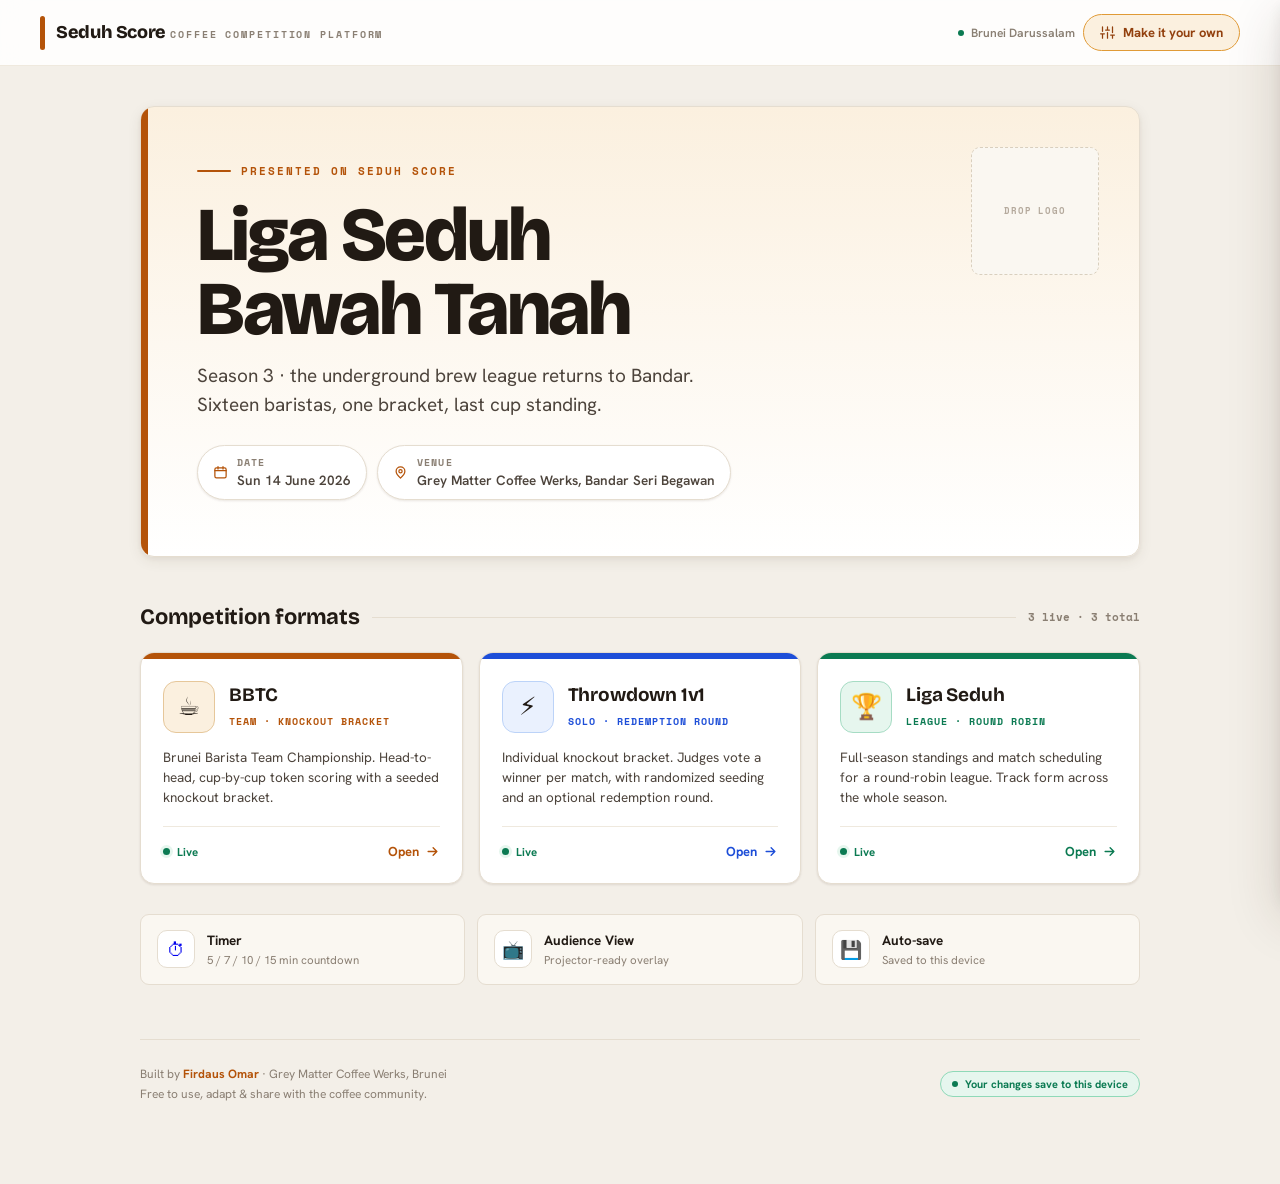
<file: index.html>
<!DOCTYPE html>
<html lang="en">
<head>
<meta charset="UTF-8">
<meta name="viewport" content="width=device-width,initial-scale=1">
<title>Seduh Score — Coffee Competition Platform</title>
<link rel="stylesheet" href="shared/theme.css">
</head>
<body>
<div class="shell">

  <!-- ══ Permanent platform lockup (Seduh / Grey Matter — roadmap v4.1 IP) ══ -->
  <header class="plat-hdr">
    <a class="plat-hdr-logo" href="index.html">
      <span class="plat-hdr-ac"></span>
      <span>
        <span class="plat-hdr-name">Seduh Score</span>
        <span class="plat-hdr-sub">Coffee Competition Platform</span>
      </span>
    </a>
    <div class="plat-hdr-actions">
      <span class="plat-hdr-loc"><span class="dot"></span>Brunei Darussalam</span>
      <button class="btn-customize" id="open-setup">
        <svg viewBox="0 0 24 24" fill="none" stroke="currentColor" stroke-width="2" stroke-linecap="round" stroke-linejoin="round"><path d="M4 21v-7M4 10V3M12 21v-9M12 8V3M20 21v-5M20 12V3M1 14h6M9 8h6M17 16h6"/></svg>
        Make it your own
      </button>
    </div>
  </header>

  <main class="main">
    <section class="hero reveal d1" id="hero"><!-- rendered by JS --></section>

    <div class="sec-head reveal d2">
      <h2>Competition formats</h2>
      <span class="rule"></span>
      <span class="count" id="mod-count"></span>
    </div>
    <div class="modules" id="modules"></div>

    <div class="tools reveal d3" id="tools"></div>

    <footer class="foot">
      <div class="credit">
        Built by <a href="https://instagram.com/mfosaminumkopi" target="_blank" rel="noreferrer">Firdaus Omar</a> · Grey Matter Coffee Werks, Brunei<br>
        Free to use, adapt &amp; share with the coffee community.
      </div>
      <span class="live-pill"><span class="dot"></span>Your changes save to this device</span>
    </footer>
  </main>
</div>

<!-- ══ "Make it your own" slide-over ══ -->
<div class="scrim" id="scrim"></div>
<aside class="sheet" id="sheet" role="dialog" aria-label="Customize competition">
  <header class="sheet-hdr">
    <span class="bar"></span>
    <div class="htxt"><h3>Make it your own</h3><div class="sub">Live customization</div></div>
    <button class="sheet-close" id="close-setup" aria-label="Close">
      <svg viewBox="0 0 24 24" fill="none" stroke="currentColor" stroke-width="2" stroke-linecap="round" stroke-linejoin="round" width="18" height="18"><path d="M6 6l12 12M18 6 6 18"/></svg>
    </button>
  </header>
  <div class="sheet-body">
    <div class="fieldset">
      <div class="leg">Event identity</div>
      <div class="field"><label for="f-name">Competition name</label>
        <input id="f-name" type="text" maxlength="48" placeholder="e.g. Brunei Aeropress Open"></div>
      <div class="field"><label for="f-sub">Subtitle / blurb</label>
        <textarea id="f-sub" maxlength="180" placeholder="One line that sets the scene"></textarea>
        <span class="hint" id="f-sub-count"></span></div>
    </div>
    <div class="fieldset">
      <div class="leg">Schedule &amp; place</div>
      <div class="row2">
        <div class="field"><label for="f-date">Date</label><input id="f-date" type="date"></div>
        <div class="field"><label for="f-venue">Venue</label><input id="f-venue" type="text" maxlength="60" placeholder="Café, city"></div>
      </div>
    </div>
    <div class="fieldset">
      <div class="leg">Branding</div>
      <div class="field"><label>Accent colour</label>
        <div class="swatches" id="swatches"></div>
        <span class="hint" style="margin-top:8px">Seduh Amber is the house colour — yours overrides it across the platform.</span></div>
      <div class="field"><label>Logo / poster</label>
        <span class="hint">Click the placeholder on the dashboard to upload your event logo (saved to this device).</span></div>
    </div>
    <div class="fieldset">
      <div class="leg">Cover layout</div>
      <div class="layout-pick" id="layout-pick"></div>
    </div>
  </div>
  <footer class="sheet-foot">
    <button class="btn-o" id="reset-setup">Reset</button>
    <button class="btn-p" id="done-setup">Done</button>
  </footer>
</aside>

<script>
/* ───────── Seduh Score dashboard — vanilla, no dependencies ───────── */
(function(){
  "use strict";

  /* ── icons ── */
  var IC = {
    calendar:'<svg viewBox="0 0 24 24" fill="none" stroke="currentColor" stroke-width="2" stroke-linecap="round" stroke-linejoin="round"><rect x="3" y="4.5" width="18" height="16" rx="2.5"/><path d="M3 9h18M8 2.5v4M16 2.5v4"/></svg>',
    pin:'<svg viewBox="0 0 24 24" fill="none" stroke="currentColor" stroke-width="2" stroke-linecap="round" stroke-linejoin="round"><path d="M12 21s7-6.3 7-11a7 7 0 1 0-14 0c0 4.7 7 11 7 11Z"/><circle cx="12" cy="10" r="2.6"/></svg>',
    arrow:'<svg viewBox="0 0 24 24" fill="none" stroke="currentColor" stroke-width="2.2" stroke-linecap="round" stroke-linejoin="round"><path d="M5 12h14M13 6l6 6-6 6"/></svg>'
  };

  /* ── accents (amber = house default) ── */
  var ACCENTS = {
    amber:   {name:"Seduh Amber", base:"#b45309",h:"#92400e",bg:"#fbf0df",bd:"#e09a36",ink:"#ffffff"},
    espresso:{name:"Espresso",    base:"#6f4636",h:"#553328",bg:"#f1e8e2",bd:"#c4a392",ink:"#ffffff"},
    crema:   {name:"Crema Gold",  base:"#a87514",h:"#855a0c",bg:"#f8eecf",bd:"#dcae45",ink:"#ffffff"},
    teal:    {name:"Pandan Teal", base:"#0f766e",h:"#0c5d57",bg:"#dff3f0",bd:"#5cc2b6",ink:"#ffffff"},
    cobalt:  {name:"Cobalt",      base:"#1d4ed8",h:"#1740ad",bg:"#e7eefe",bd:"#9bbcf6",ink:"#ffffff"},
    berry:   {name:"Roselle",     base:"#a3175a",h:"#821248",bg:"#fbe4ee",bd:"#e88bb6",ink:"#ffffff"}
  };

  var MODULES = [
    {id:"bbtc",href:"bbtc/index.html",icon:"☕",live:true,name:"BBTC",format:"Team · Knockout bracket",
     desc:"Brunei Barista Team Championship. Head-to-head, cup-by-cup token scoring with a seeded knockout bracket.",
     m:"#b45309",bg:"#fbf0df",bd:"#e6c79a"},
    {id:"throwdown",href:"throwdown/index.html",icon:"⚡",live:true,name:"Throwdown 1v1",format:"Solo · Redemption round",
     desc:"Individual knockout bracket. Judges vote a winner per match, with randomized seeding and an optional redemption round.",
     m:"#1d4ed8",bg:"#eaf1fe",bd:"#bcd3f8"},
    {id:"liga",href:"liga/index.html",icon:"🏆",live:true,name:"Liga Seduh",format:"League · Round robin",
     desc:"Full-season standings and match scheduling for a round-robin league. Track form across the whole season.",
     m:"#0b7a52",bg:"#e6f6ee",bd:"#a6dcc4"}
  ];

  var TOOLS = [
    {ic:"⏱",t:"Timer",d:"5 / 7 / 10 / 15 min countdown",href:"timer/index.html"},
    {ic:"📺",t:"Audience View",d:"Projector-ready overlay"},
    {ic:"💾",t:"Auto-save",d:"Saved to this device"}
  ];

  var DEFAULT_EVENT = {
    name:"Liga Seduh Bawah Tanah",
    subtitle:"Season 3 · the underground brew league returns to Bandar. Sixteen baristas, one bracket, last cup standing.",
    date:"2026-06-14",
    venue:"Grey Matter Coffee Werks, Bandar Seri Begawan",
    accent:"amber", layout:"band", logo:null
  };

  var LS = "seduh_event_v1";
  var state = load();

  function load(){
    try{ var raw = localStorage.getItem(LS); if(raw) return Object.assign({}, DEFAULT_EVENT, JSON.parse(raw)); }catch(e){}
    return Object.assign({}, DEFAULT_EVENT);
  }
  function save(){ try{ localStorage.setItem(LS, JSON.stringify(state)); }catch(e){} }

  function fmtDate(iso){
    if(!iso) return null;
    var d = new Date(iso+"T00:00:00"); if(isNaN(d)) return null;
    return d.toLocaleDateString("en-GB",{weekday:"short",day:"numeric",month:"long",year:"numeric"});
  }
  function esc(s){ return (s||"").replace(/[&<>"]/g,function(c){return {"&":"&amp;","<":"&lt;",">":"&gt;",'"':"&quot;"}[c];}); }

  function applyAccent(){
    var a = ACCENTS[state.accent] || ACCENTS.amber, r = document.documentElement.style;
    r.setProperty("--accent",a.base); r.setProperty("--accent-h",a.h);
    r.setProperty("--accent-bg",a.bg); r.setProperty("--accent-bd",a.bd); r.setProperty("--accent-ink",a.ink);
  }

  /* ── logo slot markup ── */
  function logoSlot(id, ph){
    var img = state.logo ? '<img src="'+state.logo+'" alt="event logo">' : '<span class="ph">'+ph+'</span>';
    return '<label class="logo-slot hero-logo" data-logo="1">'+img+'<input type="file" accept="image/*"></label>';
  }

  /* ── meta chips ── */
  function metaRow(){
    var dl = fmtDate(state.date);
    return '<div class="hero-meta">'+
      '<span class="metachip'+(dl?'':' empty')+'">'+IC.calendar+'<span><span class="k">Date</span>'+(dl||"Set a date")+'</span></span>'+
      '<span class="metachip'+(state.venue?'':' empty')+'">'+IC.pin+'<span><span class="k">Venue</span>'+(esc(state.venue)||"Set a venue")+'</span></span>'+
    '</div>';
  }

  /* ── hero (3 layouts) ── */
  function renderHero(){
    var hero = document.getElementById("hero");
    hero.setAttribute("data-layout", state.layout);
    var name = esc(state.name)||"Name your competition";
    var sub  = state.subtitle ? '<p class="hero-sub">'+esc(state.subtitle)+'</p>' : '';
    var kick = '<div class="hero-kicker"><span class="line"></span><span class="eyebrow">'+(fmtDate(state.date)?"Presented on Seduh Score":"Your competition")+'</span></div>';

    if(state.layout==="editorial"){
      hero.innerHTML =
        '<div class="hero-text">'+kick+'<h1 class="hero-name">'+name+'</h1>'+sub+metaRow()+'</div>'+
        '<div class="hero-figure">'+logoSlot("ed","Drop event poster")+'<span class="fig-tab">Est. Brunei</span></div>';
    } else if(state.layout==="ticket"){
      var dl = fmtDate(state.date);
      hero.innerHTML =
        '<div class="ticket"><div class="ticket-main">'+kick+'<h1 class="hero-name">'+name+'</h1>'+sub+metaRow()+'</div>'+
        '<div class="ticket-stub"><span class="ticket-admit">Admit · Brew · Score</span>'+logoSlot("tk","Logo")+
        '<span class="eyebrow" style="text-align:center">'+(dl?dl.split(",").pop().trim():"—")+'</span></div></div>';
    } else {
      hero.innerHTML =
        '<span class="accent-rail"></span><div class="hero-inner">'+logoSlot("bd","Drop logo")+
        kick+'<h1 class="hero-name">'+name+'</h1>'+sub+metaRow()+'</div>';
    }
    bindLogo();
  }

  /* ── modules ── */
  function renderModules(){
    var live = MODULES.filter(function(m){return m.live;}).length;
    document.getElementById("mod-count").textContent = live+" live · "+MODULES.length+" total";
    document.getElementById("modules").innerHTML = MODULES.map(function(m,i){
      var st = 'style="--m:'+m.m+';--m-bg:'+m.bg+';--m-bd:'+m.bd+'"';
      var soon = m.live ? '' : '<span class="soon-tag">Coming soon</span>';
      var foot = '<div class="mod-foot"><span class="status'+(m.live?'':' soon')+'"><span class="dot"></span>'+(m.live?'Live':'Planned')+'</span>'+
                 (m.live?'<span class="mod-go">Open '+IC.arrow+'</span>':'')+'</div>';
      var inner = '<div class="mod-top"></div><div class="mod-body"><div class="mod-row"><div class="mod-icon">'+m.icon+'</div>'+
        '<div class="mod-h"><div class="mod-name">'+m.name+' '+soon+'</div><div class="mod-fmt">'+m.format+'</div></div></div>'+
        '<p class="mod-desc">'+m.desc+'</p>'+foot+'</div>';
      var cls = "mod reveal d"+Math.min(i+2,4)+(m.live?'':' soon');
      return m.live ? '<a class="'+cls+'" href="'+m.href+'" '+st+'>'+inner+'</a>'
                    : '<div class="'+cls+'" '+st+'>'+inner+'</div>';
    }).join("");
  }

  function renderTools(){
    document.getElementById("tools").innerHTML = TOOLS.map(function(t){
      var inner = '<div class="tool-ic">'+t.ic+'</div><div><div class="tool-t">'+t.t+'</div><div class="tool-d">'+t.d+'</div></div>';
      return t.href
        ? '<a class="tool" href="'+t.href+'">'+inner+'</a>'
        : '<div class="tool">'+inner+'</div>';
    }).join("");
  }

  /* ── setup panel controls ── */
  function renderSwatches(){
    document.getElementById("swatches").innerHTML = Object.keys(ACCENTS).map(function(k){
      var a = ACCENTS[k];
      return '<button class="swatch'+(state.accent===k?' on':'')+'" data-accent="'+k+'" title="'+a.name+'" style="background:'+a.base+';--sw:'+a.base+'"></button>';
    }).join("");
  }
  function layoutMini(kind){
    var a="var(--accent)", l="var(--border3)";
    if(kind==="band") return '<svg viewBox="0 0 60 34"><rect x="0" y="0" width="60" height="34" rx="4" fill="var(--surface)" stroke="var(--border)"/><rect x="0" y="0" width="4" height="34" fill="'+a+'"/><rect x="10" y="9" width="28" height="6" rx="2" fill="'+a+'"/><rect x="10" y="19" width="20" height="3" rx="1.5" fill="'+l+'"/><rect x="44" y="7" width="11" height="11" rx="2" fill="none" stroke="'+l+'"/></svg>';
    if(kind==="editorial") return '<svg viewBox="0 0 60 34"><rect x="2" y="9" width="26" height="6" rx="2" fill="'+a+'"/><rect x="2" y="19" width="18" height="3" rx="1.5" fill="'+l+'"/><rect x="36" y="3" width="22" height="28" rx="3" fill="none" stroke="'+l+'" stroke-dasharray="2 2"/></svg>';
    return '<svg viewBox="0 0 60 34"><rect x="3" y="4" width="54" height="26" rx="4" fill="var(--surface)" stroke="var(--border)"/><line x1="42" y1="4" x2="42" y2="30" stroke="'+l+'" stroke-dasharray="2 2"/><rect x="9" y="10" width="24" height="5" rx="2" fill="'+a+'"/><rect x="9" y="19" width="16" height="3" rx="1.5" fill="'+l+'"/><rect x="46" y="12" width="9" height="9" rx="2" fill="none" stroke="'+l+'"/></svg>';
  }
  function renderLayoutPick(){
    var names={band:"Band",editorial:"Editorial",ticket:"Ticket"};
    document.getElementById("layout-pick").innerHTML = ["band","editorial","ticket"].map(function(k){
      return '<button class="lp'+(state.layout===k?' on':'')+'" data-layout="'+k+'">'+layoutMini(k)+'<span class="lpn">'+names[k]+'</span></button>';
    }).join("");
  }

  /* ── logo upload ── */
  function bindLogo(){
    document.querySelectorAll('[data-logo] input').forEach(function(inp){
      inp.addEventListener("change", function(e){
        var f = e.target.files[0]; if(!f) return;
        var rd = new FileReader();
        rd.onload = function(){ state.logo = rd.result; save(); renderHero(); };
        rd.readAsDataURL(f);
      });
    });
  }

  /* ── form sync ── */
  function fillForm(){
    document.getElementById("f-name").value = state.name||"";
    document.getElementById("f-sub").value = state.subtitle||"";
    document.getElementById("f-date").value = state.date||"";
    document.getElementById("f-venue").value = state.venue||"";
    updateSubCount();
  }
  function updateSubCount(){
    var n = (state.subtitle||"").length;
    document.getElementById("f-sub-count").textContent = (180-n)+" characters left";
  }
  function field(id, key){
    document.getElementById(id).addEventListener("input", function(e){
      state[key] = e.target.value; save();
      if(key==="subtitle") updateSubCount();
      renderHero();
    });
  }

  /* ── panel open/close ── */
  var scrim=document.getElementById("scrim"), sheet=document.getElementById("sheet");
  function openSheet(){ scrim.classList.add("open"); sheet.classList.add("open"); }
  function closeSheet(){ scrim.classList.remove("open"); sheet.classList.remove("open"); }

  /* ── wire up ── */
  function init(){
    applyAccent(); renderHero(); renderModules(); renderTools();
    renderSwatches(); renderLayoutPick(); fillForm();

    document.getElementById("open-setup").addEventListener("click", openSheet);
    document.getElementById("close-setup").addEventListener("click", closeSheet);
    document.getElementById("done-setup").addEventListener("click", closeSheet);
    scrim.addEventListener("click", closeSheet);

    field("f-name","name"); field("f-sub","subtitle"); field("f-date","date"); field("f-venue","venue");

    document.getElementById("swatches").addEventListener("click", function(e){
      var b = e.target.closest("[data-accent]"); if(!b) return;
      state.accent = b.getAttribute("data-accent"); save();
      applyAccent(); renderSwatches(); renderLayoutPick();
    });
    document.getElementById("layout-pick").addEventListener("click", function(e){
      var b = e.target.closest("[data-layout]"); if(!b) return;
      state.layout = b.getAttribute("data-layout"); save();
      renderHero(); renderLayoutPick();
    });
    document.getElementById("reset-setup").addEventListener("click", function(){
      if(!confirm("Reset all competition details to the Seduh sample?")) return;
      state = Object.assign({}, DEFAULT_EVENT);
      save(); applyAccent(); renderHero(); renderSwatches(); renderLayoutPick(); fillForm();
    });
  }
  init();
})();
</script>
</body>
</html>
</file>
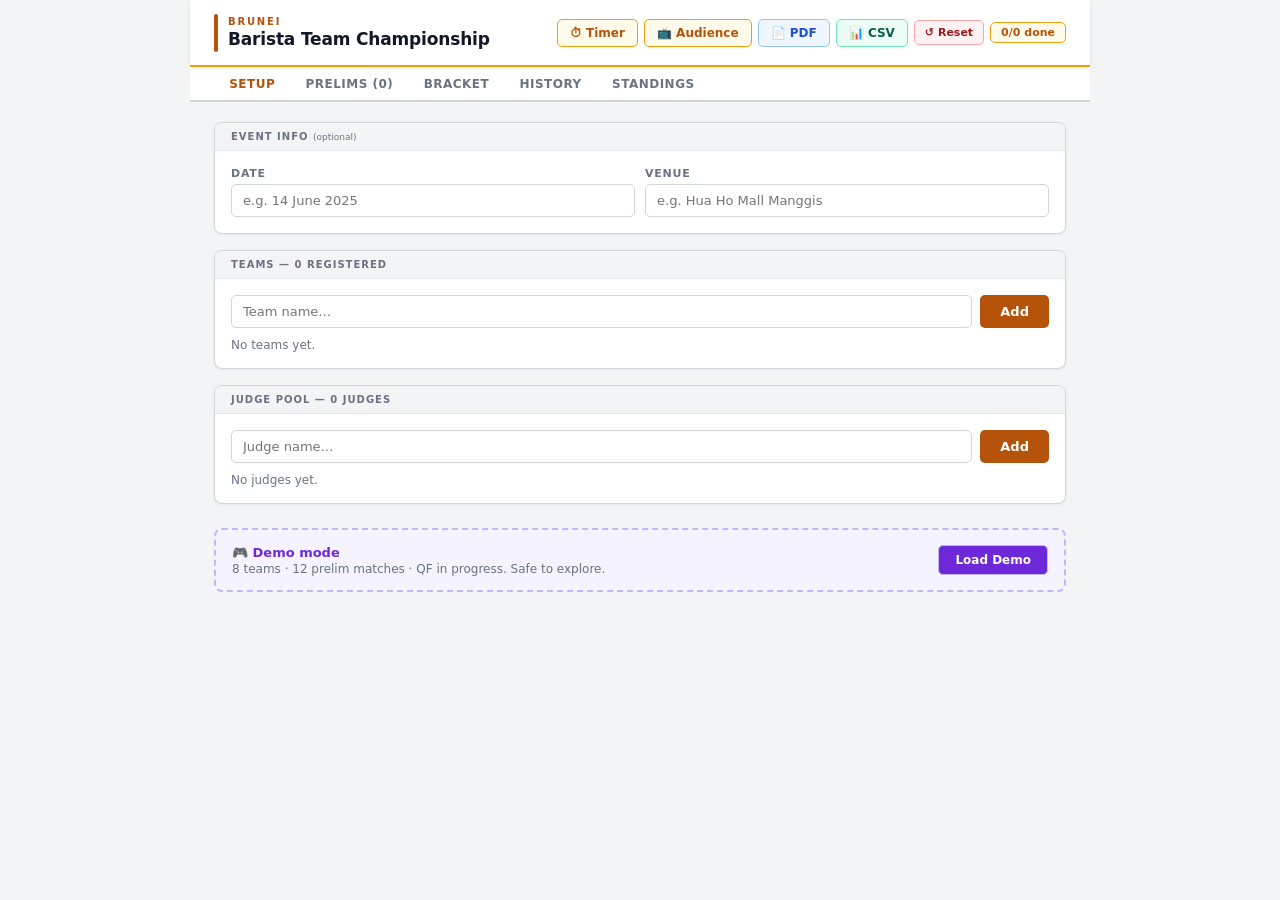
<file: bbtc/index.html>
<!DOCTYPE html>
<html lang="en">
<head>
<meta charset="UTF-8">
<meta name="viewport" content="width=device-width,initial-scale=1">
<title>BBTC Organizer</title>
<style>
*{box-sizing:border-box;margin:0;padding:0}
:root{
  --am:#B45309;--am-h:#92400E;--am-bg:#FFFBEB;--am-bd:#F59E0B;
  --bl:#1D4ED8;--bl-bg:#EFF6FF;--bl-bd:#93C5FD;
  --gn:#065F46;--gn-bg:#ECFDF5;--gn-bd:#6EE7B7;
  --rd:#991B1B;--rd-bg:#FEF2F2;--rd-bd:#FCA5A5;
  --bg:#F3F4F6;--surface:#FFFFFF;--border:#D1D5DB;--border2:#E5E7EB;
  --txt:#111827;--txt2:#374151;--txt3:#6B7280;
  --rad:8px;--rad-s:5px;
  font-family:system-ui,-apple-system,'Segoe UI',Roboto,sans-serif;
}
body{background:var(--bg);color:var(--txt);min-height:100vh}
input,select,button{font-family:inherit}
.app{max-width:900px;margin:0 auto;padding:0 0 60px}
/* Header */
.hdr{display:flex;align-items:center;gap:10px;padding:.85rem 1.5rem;background:var(--surface);border-bottom:2px solid var(--am-bd);position:sticky;top:0;z-index:100;flex-wrap:wrap;box-shadow:0 1px 4px rgba(0,0,0,.08)}
.hdr-ac{width:4px;height:38px;background:var(--am);border-radius:2px;flex-shrink:0}
.hdr-s{font-size:10px;color:var(--am);letter-spacing:.18em;text-transform:uppercase;margin-bottom:2px;font-weight:600}
.hdr-t{font-size:17px;font-weight:700;color:var(--txt);letter-spacing:-.01em}
.badge{background:var(--am-bg);border:1.5px solid var(--am-bd);border-radius:var(--rad-s);padding:3px 10px;font-size:11px;color:var(--am);white-space:nowrap;font-weight:600}
.hdr-btns{margin-left:auto;display:flex;align-items:center;gap:6px;flex-wrap:wrap}
.btn-hdr{display:flex;align-items:center;gap:4px;padding:6px 12px;border-radius:var(--rad-s);font-size:12px;cursor:pointer;font-weight:600;border:1.5px solid}
.btn-am{border-color:var(--am-bd);background:var(--am-bg);color:var(--am)}.btn-am:hover{background:var(--am);color:#fff;border-color:var(--am)}
.btn-bl{border-color:var(--bl-bd);background:var(--bl-bg);color:var(--bl)}.btn-bl:hover{background:var(--bl);color:#fff;border-color:var(--bl)}
.btn-gn{border-color:var(--gn-bd);background:var(--gn-bg);color:var(--gn)}.btn-gn:hover{background:var(--gn);color:#fff;border-color:var(--gn)}
.btn-rd{border-color:var(--rd-bd);background:var(--rd-bg);color:var(--rd);font-size:11px;padding:5px 10px}.btn-rd:hover{background:var(--rd);color:#fff}
/* Tabs */
.tabs{display:flex;background:var(--surface);border-bottom:2px solid var(--border);padding:0 1.5rem;overflow-x:auto}
.tbtn{padding:.6rem .95rem;border:none;background:transparent;font-size:12px;cursor:pointer;color:var(--txt3);border-bottom:2px solid transparent;margin-bottom:-2px;letter-spacing:.04em;text-transform:uppercase;white-space:nowrap;font-weight:600}
.tbtn.on{color:var(--am);border-bottom-color:var(--am)}
/* Body */
.body{padding:1.25rem 1.5rem;display:flex;flex-direction:column;gap:1rem}
/* Cards */
.card{background:var(--surface);border:1.5px solid var(--border);border-radius:var(--rad);overflow:hidden;box-shadow:0 1px 3px rgba(0,0,0,.06)}
.ch{padding:.5rem 1rem;border-bottom:1.5px solid var(--border2);font-size:10px;color:var(--txt3);text-transform:uppercase;letter-spacing:.1em;background:var(--bg);font-weight:700}
.cb{padding:1rem}
/* Round buttons */
.rbg{display:flex;gap:6px;flex-wrap:wrap;margin-bottom:10px}
.rb{padding:6px 14px;border:1.5px solid var(--border);border-radius:var(--rad-s);background:transparent;font-size:12px;cursor:pointer;color:var(--txt2);font-weight:600}
.rb.on{border-color:var(--am);background:var(--am-bg);color:var(--am)}
/* Info strip */
.inf{display:flex;gap:1.5rem;padding:.6rem 1rem;background:var(--bg);border-radius:var(--rad-s);margin-top:8px;border:1.5px solid var(--border)}
.sv{font-size:15px;font-weight:700;color:var(--am)}.sl{font-size:10px;color:var(--txt3);font-weight:600;text-transform:uppercase;letter-spacing:.06em}
/* Inputs */
.ir{display:flex;gap:8px}.ir input{flex:1}
input[type=text],input[type=number],select{border:1.5px solid var(--border);border-radius:var(--rad-s);padding:8px 11px;font-size:13px;background:var(--surface);color:var(--txt);outline:none;width:100%}
input[type=text]:focus,input[type=number]:focus,select:focus{border-color:var(--am);box-shadow:0 0 0 3px rgba(180,83,9,.1)}
/* Chips */
.chips{display:flex;flex-wrap:wrap;gap:6px;margin-top:10px}
.chip{display:flex;align-items:center;gap:5px;padding:4px 9px 4px 11px;background:var(--bg);border:1.5px solid var(--border);border-radius:var(--rad-s);font-size:13px;font-weight:500}
.cn{font-size:10px;color:var(--txt3);margin-right:1px}
.cx{background:none;border:none;cursor:pointer;color:var(--txt3);font-size:16px;line-height:1;padding:0}
/* Buttons */
.btn-p{background:var(--am);color:#fff;border:none;padding:9px 20px;border-radius:var(--rad-s);font-size:13px;font-weight:700;cursor:pointer}
.btn-p:hover{background:var(--am-h)}
.btn-p:disabled{background:var(--border);color:var(--txt3);cursor:default}
.btn-o{background:transparent;border:1.5px solid var(--border);padding:7px 14px;border-radius:var(--rad-s);font-size:12px;cursor:pointer;color:var(--txt2);font-weight:600}
.btn-o:hover{border-color:var(--txt3)}
.btn-sc{background:var(--am-bg);border:1.5px solid var(--am-bd);padding:5px 12px;border-radius:var(--rad-s);font-size:11px;cursor:pointer;color:var(--am);font-weight:700}
.btn-ed{background:transparent;border:1.5px solid var(--border);padding:5px 12px;border-radius:var(--rad-s);font-size:11px;cursor:pointer;color:var(--txt2)}
.hint{font-size:12px;color:var(--txt3)}
/* Create match form */
.cf{background:var(--am-bg);border:1.5px solid var(--am-bd);border-radius:var(--rad);padding:1.1rem;margin-bottom:.75rem}
.cf-row{display:grid;grid-template-columns:1fr 1fr;gap:.75rem;margin-bottom:.75rem}
.cf-lbl{font-size:11px;color:var(--txt3);margin-bottom:4px;text-transform:uppercase;letter-spacing:.07em;display:block;font-weight:700}
/* Judge pills */
.jpool{display:flex;flex-wrap:wrap;gap:6px;margin-top:5px}
.jpill{display:flex;align-items:center;gap:5px;padding:6px 11px;border:1.5px solid var(--border);border-radius:var(--rad-s);font-size:12px;cursor:pointer;background:var(--surface);color:var(--txt2);font-weight:600}
.jpill.on{border-color:var(--am);background:var(--am-bg);color:var(--am)}
.jpill.dim{opacity:.3;cursor:default;pointer-events:none}
.jpick{width:13px;height:13px;border-radius:2px;border:2px solid currentColor;flex-shrink:0;display:flex;align-items:center;justify-content:center}
.jpill.on .jpick::after{content:'✓';font-size:9px;line-height:1;font-weight:900}
/* Match cards */
.mc{background:var(--surface);border:1.5px solid var(--border);border-left:4px solid var(--am);border-radius:0 var(--rad) var(--rad) 0;padding:.85rem 1rem;display:flex;align-items:center;gap:10px;box-shadow:0 1px 3px rgba(0,0,0,.05)}
.mc.done{border-left-color:var(--gn)}
.mn{font-size:10px;color:var(--txt3);width:22px;flex-shrink:0;font-weight:700}
.mt{flex:1;min-width:0;overflow:hidden}
.mtn{font-size:13px;font-weight:700;white-space:nowrap;overflow:hidden;text-overflow:ellipsis;color:var(--txt)}
.mts{font-size:20px;line-height:1.1;font-weight:700}
.mvs{font-size:10px;color:var(--txt3);letter-spacing:.12em;padding:0 5px;flex-shrink:0;font-weight:700}
.m-rb{font-size:9px;padding:2px 7px;border-radius:var(--rad-s);border:1.5px solid var(--border);color:var(--txt3);background:var(--bg);white-space:nowrap;flex-shrink:0;text-transform:uppercase;letter-spacing:.05em;font-weight:700}
.res{font-size:10px;color:var(--gn);background:var(--gn-bg);border:1.5px solid var(--gn-bd);border-radius:var(--rad-s);padding:2px 8px;white-space:nowrap;font-weight:700}
/* History */
.hr-row{display:flex;align-items:center;gap:8px;padding:.75rem 1rem;background:var(--surface);border:1.5px solid var(--border);border-radius:var(--rad);flex-wrap:wrap;box-shadow:0 1px 2px rgba(0,0,0,.04)}
.hr-rb{font-size:10px;color:var(--txt3);background:var(--bg);border:1.5px solid var(--border);border-radius:var(--rad-s);padding:2px 7px;white-space:nowrap;flex-shrink:0;text-transform:uppercase;letter-spacing:.05em;font-weight:700}
.hr-t{flex:1;font-size:13px;overflow:hidden;text-overflow:ellipsis;white-space:nowrap;min-width:0;font-weight:500}
.hr-t.w{font-weight:700;color:var(--am)}
.hr-s{font-size:19px;flex-shrink:0;font-weight:700}
.hvs{font-size:10px;color:var(--txt3);padding:0 3px;flex-shrink:0;font-weight:700}
.hr-time{font-size:10px;color:var(--txt3);background:var(--bg);border:1.5px solid var(--border);border-radius:var(--rad-s);padding:2px 8px;white-space:nowrap;flex-shrink:0;font-weight:600}
/* Standings / Leaderboard */
.lb-row{display:flex;align-items:center;gap:10px;padding:.75rem 1rem;background:var(--surface);border:1.5px solid var(--border);border-radius:var(--rad);box-shadow:0 1px 2px rgba(0,0,0,.04)}
.lb-row.qf{background:var(--gn-bg);border-color:var(--gn-bd);border-left:4px solid var(--gn)}
.lb-row.qf .lb-name{color:var(--gn);font-weight:700}
.lb-row.qf .lb-rec{color:#065F46}
.rnk{width:30px;height:30px;border-radius:50%;display:flex;align-items:center;justify-content:center;font-size:12px;font-weight:700;flex-shrink:0}
.r1{background:#D97706;color:#fff}.r2{background:#9CA3AF;color:#fff}.r3{background:#92400E;color:#fff}.ro{background:var(--bg);color:var(--txt3);border:1.5px solid var(--border)}
.lb-name{flex:1;font-size:14px;font-weight:600;overflow:hidden;text-overflow:ellipsis;white-space:nowrap;color:var(--txt)}
.lb-rec{text-align:center;font-size:12px;flex-shrink:0;color:var(--txt2);font-weight:600}
.lb-rec span{display:block;font-size:10px;color:var(--txt3);font-weight:500}
.lb-pts{text-align:right;flex-shrink:0}
.lb-pn{font-size:24px;color:var(--am);line-height:1;font-weight:700}
.lb-pl{font-size:10px;color:var(--txt3);font-weight:600;text-transform:uppercase;letter-spacing:.06em}
.qf-tag{font-size:10px;color:var(--gn);background:var(--gn-bg);border:1.5px solid var(--gn-bd);border-radius:var(--rad-s);padding:2px 8px;white-space:nowrap;flex-shrink:0;font-weight:700}
.cutline{display:flex;align-items:center;gap:8px;padding:.3rem .5rem;font-size:10px;color:var(--txt3);text-transform:uppercase;letter-spacing:.1em;font-weight:600}
.cutline::before,.cutline::after{content:'';flex:1;height:2px;background:var(--gn-bd)}
/* Bracket */
.bracket-section{margin-bottom:1.5rem}
.bracket-section-title{font-size:11px;font-weight:700;letter-spacing:.15em;text-transform:uppercase;color:var(--txt3);margin-bottom:.6rem;padding:.4rem .85rem;background:var(--bg);border-radius:var(--rad-s);border:1.5px solid var(--border);display:flex;align-items:center;gap:8px}
.bracket-grid{display:flex;flex-direction:column;gap:8px}
.bslot{background:var(--surface);border:1.5px solid var(--border);border-radius:var(--rad);overflow:hidden;box-shadow:0 1px 3px rgba(0,0,0,.06)}
.bslot.done{border-color:var(--gn-bd)}
.bslot.active{border-color:var(--am-bd);border-left:4px solid var(--am)}
.bslot-hdr{display:flex;align-items:center;justify-content:space-between;padding:.4rem .85rem;background:var(--bg);border-bottom:1.5px solid var(--border2);font-size:11px;font-weight:700;color:var(--txt3);text-transform:uppercase;letter-spacing:.08em}
.bslot-teams{padding:.6rem .85rem;display:flex;flex-direction:column;gap:5px}
.bslot-team{display:flex;align-items:center;gap:8px}
.bslot-seed{font-size:10px;color:var(--txt3);width:20px;text-align:center;font-weight:700;background:var(--bg);border-radius:3px;padding:1px 3px;border:1px solid var(--border)}
.bslot-name{flex:1;font-size:13px;font-weight:600;color:var(--txt)}
.bslot-score{font-size:20px;font-weight:700;color:var(--am)}
.bslot-name.winner{color:var(--gn);font-weight:700}
.bslot-name.loser{color:var(--txt3)}
.bslot-name.tbd{color:var(--txt3);font-style:italic;font-weight:400}
.bslot-divider{height:1px;background:var(--border2);margin:0}
.bslot-footer{padding:.5rem .85rem;display:flex;align-items:center;justify-content:space-between;background:var(--bg);border-top:1.5px solid var(--border2)}
.bslot-status{font-size:11px;color:var(--txt3);font-weight:600}
.bslot-status.awaiting{color:var(--txt3)}
.bslot-status.winner-label{color:var(--gn);font-weight:700}
/* Bracket judge pick inline */
.bjpick{padding:.75rem .85rem;background:var(--am-bg);border-top:1.5px solid var(--am-bd)}
.bjpick-lbl{font-size:11px;color:var(--am);font-weight:700;margin-bottom:6px;text-transform:uppercase;letter-spacing:.08em}
/* Scoring */
.sc-hdr{display:flex;align-items:center;gap:10px;padding:.85rem 1.5rem;border-bottom:2px solid var(--border);background:var(--surface);position:sticky;top:0;z-index:10;flex-wrap:wrap;box-shadow:0 1px 3px rgba(0,0,0,.06)}
.sc-meta{display:flex;align-items:stretch;gap:10px;padding:.85rem 1.5rem;border-bottom:2px solid var(--border);background:var(--bg)}
.sc-time-box{flex:1;background:var(--surface);border:1.5px solid var(--border);border-radius:var(--rad-s);padding:.6rem .85rem}
.sc-time-lbl{font-size:10px;font-weight:700;margin-bottom:4px;text-transform:uppercase;letter-spacing:.08em}
.sc-time-lbl.t1{color:var(--am)}.sc-time-lbl.t2{color:var(--bl)}
.sc-time-box input{width:100%;background:transparent;border:none;outline:none;font-size:15px;font-weight:700;color:var(--txt)}
.sc-tok{align-self:center;padding:.5rem 1rem;border-radius:var(--rad-s);border:1.5px solid var(--border);font-size:11px;text-align:center;background:var(--surface);white-space:nowrap;font-weight:700}
.sc-tok.warn{color:var(--rd);border-color:var(--rd-bd);background:var(--rd-bg)}
.scu-wrap{padding:.85rem 1.5rem 0}
.scu{border:1.5px solid var(--border);border-radius:var(--rad);overflow:hidden;box-shadow:0 1px 3px rgba(0,0,0,.05)}
.scu-hdr-row,.scu-row,.scu-tot-row{display:grid;grid-template-columns:36px 1fr 1fr}
.scu-hdr-row>div{padding:.45rem .6rem;background:var(--bg);font-size:13px;font-weight:700;text-align:center;white-space:nowrap;overflow:hidden;text-overflow:ellipsis;color:var(--txt2)}
.scu-hdr-row>.dl{text-align:left;font-size:11px;color:var(--txt3);font-weight:600}
.scu-hdr-row>.h1{color:var(--am);border-bottom:3px solid var(--am)}
.scu-hdr-row>.h2{color:var(--bl);border-bottom:3px solid var(--bl)}
.scu-body{overflow-y:auto;max-height:360px}
.scu-body::-webkit-scrollbar{width:3px}
.scu-body::-webkit-scrollbar-thumb{background:var(--border);border-radius:2px}
.scu-row>div{padding:.25rem .4rem;border-bottom:1px solid var(--border2);display:flex;align-items:center;justify-content:center}
.scu-row:nth-child(odd)>div{background:var(--bg)}
.scu-row:last-child>div{border-bottom:none}
.scu-row .dl{font-size:11px;color:var(--txt3);justify-content:flex-start;padding-left:.6rem;font-weight:600}
.btn-grp{display:flex;gap:3px}
.sb{width:38px;height:34px;border-radius:var(--rad-s);border:1.5px solid var(--border);background:transparent;cursor:pointer;font-size:13px;font-weight:700;color:var(--txt2)}
.sb:hover:not(:disabled){border-color:var(--txt3);background:var(--bg)}
.sb:disabled{opacity:.18;cursor:default}
.sb.a-on{background:var(--am);border-color:var(--am);color:#fff}
.sb.b-on{background:var(--bl);border-color:var(--bl);color:#fff}
.scu-tot-row>div{padding:.45rem .6rem;background:var(--bg);border-top:2px solid var(--border);text-align:center;font-size:17px;font-weight:700}
.scu-tot-row .dl{font-size:11px;color:var(--txt3);font-weight:600;text-align:left;padding-left:.6rem;display:flex;align-items:center}
.scu-tot-row .t1v{color:var(--am)}.scu-tot-row .t2v{color:var(--bl)}
.sc-bonuses{display:grid;grid-template-columns:1fr 1fr;gap:10px;padding:1rem 1.5rem 0}
.sc-bp{background:var(--surface);border:1.5px solid var(--border);border-radius:var(--rad);overflow:hidden}
.sc-bp-h{padding:.45rem .9rem;font-size:11px;font-weight:700;border-bottom:1.5px solid var(--border2);background:var(--bg);text-transform:uppercase;letter-spacing:.06em}
.sc-bp-h.t1{color:var(--am)}.sc-bp-h.t2{color:var(--bl)}
.sc-bp-b{padding:.65rem .9rem;display:flex;flex-direction:column;gap:6px}
.brow{display:flex;align-items:center;gap:7px;padding:5px 6px;border-radius:var(--rad-s);cursor:pointer}
.brow:hover:not(.auto){background:var(--bg)}
.brow.on.t1{background:var(--am-bg)}.brow.on.t2{background:var(--bl-bg)}
.chk{width:16px;height:16px;border-radius:3px;border:2px solid var(--border);background:transparent;flex-shrink:0;display:flex;align-items:center;justify-content:center}
.chk.on.t1{background:var(--am);border-color:var(--am)}.chk.on.t2{background:var(--bl);border-color:var(--bl)}
.chk.on::after{content:'✓';color:#fff;font-size:10px;line-height:1;font-weight:900}
.bn{flex:1;font-size:12px;color:var(--txt2);font-weight:500}.brow.on .bn{color:var(--txt);font-weight:600}
.bpts-t1{font-size:12px;font-weight:700;color:var(--am)}.bpts-t2{font-size:12px;font-weight:700;color:var(--bl)}
.sc-tots{display:grid;grid-template-columns:1fr auto 1fr;align-items:center;gap:14px;padding:1rem 1.5rem 0}
.sc-tot{background:var(--surface);border:1.5px solid var(--border);border-radius:var(--rad);padding:.75rem 1rem;text-align:center}
.sc-tot-name{font-size:11px;color:var(--txt3);white-space:nowrap;overflow:hidden;text-overflow:ellipsis;margin-bottom:3px;text-transform:uppercase;letter-spacing:.06em;font-weight:700}
.sc-tot-n{font-size:34px;line-height:1.1;font-weight:700}
.sc-tot-n.t1{color:var(--am)}.sc-tot-n.t2{color:var(--bl)}
.sc-tot-sub{font-size:10px;color:var(--txt3);text-transform:uppercase;letter-spacing:.1em;font-weight:600}
/* Audience overlay */
#aud-overlay{display:none;position:fixed;inset:0;z-index:998;background:#F9FAFB;overflow:hidden;flex-direction:column}
#aud-overlay.show{display:flex}
.aud-banner{display:flex;align-items:center;gap:14px;padding:.9rem 2rem;background:#fff;border-bottom:3px solid #D97706;flex-shrink:0;box-shadow:0 2px 8px rgba(0,0,0,.08)}
.aud-ac{width:4px;height:42px;background:#D97706;border-radius:2px;flex-shrink:0}
.aud-sub{font-size:10px;color:#D97706;letter-spacing:.25em;text-transform:uppercase;margin-bottom:3px;font-weight:700}
.aud-title{font-size:20px;color:#111827;font-weight:700;letter-spacing:-.01em}
.aud-ts{margin-left:auto;text-align:right;font-size:11px;color:#9CA3AF;line-height:1.7;font-weight:600}
.aud-close{background:#F3F4F6;border:1.5px solid #D1D5DB;color:#374151;font-size:12px;font-weight:700;padding:7px 16px;border-radius:6px;cursor:pointer;flex-shrink:0;text-transform:uppercase;letter-spacing:.08em}
.aud-close:hover{background:#B45309;color:#fff;border-color:#B45309}
.aud-body{display:grid;grid-template-columns:1fr 1fr;flex:1;overflow:hidden}
.aud-panel{overflow-y:auto;padding:1.5rem 1.75rem;background:#F9FAFB}
.aud-panel:first-child{border-right:2px solid #E5E7EB}
.aud-panel::-webkit-scrollbar{width:3px}
.aud-panel::-webkit-scrollbar-thumb{background:#D1D5DB;border-radius:2px}
.aud-sec-title{font-size:9px;letter-spacing:.25em;text-transform:uppercase;color:#B45309;margin-bottom:1rem;padding-bottom:.6rem;border-bottom:2px solid #B45309;font-weight:700}
.aud-lb-row{display:flex;align-items:center;gap:12px;padding:.9rem 1.1rem;border-radius:8px;margin-bottom:8px;border:1.5px solid #E5E7EB;background:#fff;box-shadow:0 1px 4px rgba(0,0,0,.06)}
.aud-lb-row.qf{background:#ECFDF5;border-color:#6EE7B7;border-left:4px solid #065F46}
.aud-rnk{width:36px;height:36px;border-radius:50%;display:flex;align-items:center;justify-content:center;font-size:14px;font-weight:700;flex-shrink:0}
.aud-name{flex:1;font-size:17px;overflow:hidden;text-overflow:ellipsis;white-space:nowrap;color:#111827;font-weight:700}
.aud-lb-row.qf .aud-name{color:#065F46}
.aud-rec{text-align:center;font-size:12px;color:#6B7280;flex-shrink:0;line-height:1.5;font-weight:600}
.aud-pts-wrap{text-align:right;flex-shrink:0}
.aud-pts{font-size:28px;color:#B45309;line-height:1;font-weight:700}
.aud-ptsl{font-size:9px;color:#9CA3AF;text-transform:uppercase;letter-spacing:.12em;text-align:right;font-weight:700}
.aud-qf-pill{font-size:10px;background:#ECFDF5;border:1.5px solid #6EE7B7;color:#065F46;border-radius:4px;padding:3px 9px;white-space:nowrap;flex-shrink:0;font-weight:700}
.aud-cut{display:flex;align-items:center;gap:8px;padding:.35rem 0;margin:.25rem 0;font-size:9px;color:#9CA3AF;letter-spacing:.15em;text-transform:uppercase;font-weight:700}
.aud-cut::before,.aud-cut::after{content:'';flex:1;height:2px;background:#E5E7EB}
.aud-h-row{display:flex;align-items:center;gap:8px;padding:.75rem 1rem;background:#fff;border:1.5px solid #E5E7EB;border-radius:8px;margin-bottom:8px;box-shadow:0 1px 4px rgba(0,0,0,.05)}
.aud-h-rb{font-size:9px;background:#F3F4F6;border:1.5px solid #E5E7EB;color:#6B7280;border-radius:4px;padding:2px 8px;flex-shrink:0;white-space:nowrap;text-transform:uppercase;letter-spacing:.06em;font-weight:700}
.aud-h-time{font-size:10px;background:#F3F4F6;border:1.5px solid #E5E7EB;color:#6B7280;border-radius:4px;padding:2px 8px;flex-shrink:0;white-space:nowrap;font-weight:600}
/* Timer overlay */
#tmr-overlay{display:none;position:fixed;inset:0;z-index:1001;background:#111827;overflow:hidden;flex-direction:column;align-items:center;justify-content:center}
#tmr-overlay.show{display:flex}
#tmr-overlay.fs .tmr-extras{display:none}
#tmr-overlay.fs .tmr-display{font-size:30vw}
.tmr-extras{display:flex;flex-direction:column;align-items:center;gap:1rem;width:100%}
.tmr-presets{display:flex;gap:10px;margin-bottom:.5rem}
.tmr-preset{padding:10px 24px;border:2px solid #374151;border-radius:8px;background:transparent;color:#9CA3AF;font-size:15px;font-weight:700;cursor:pointer;letter-spacing:.04em}
.tmr-preset:hover,.tmr-preset.on{border-color:#D97706;background:#D97706;color:#fff}
.tmr-display{font-size:22vw;font-weight:900;color:#F9FAFB;letter-spacing:-.02em;line-height:1;font-variant-numeric:tabular-nums;text-align:center}
#tmr-overlay.running .tmr-display{color:#D97706}
#tmr-overlay.done .tmr-display{color:#EF4444;animation:blink 1s ease-in-out infinite}
@keyframes blink{0%,100%{opacity:1}50%{opacity:.4}}
.tmr-controls{display:flex;gap:10px;margin-top:1rem}
.tmr-btn{padding:12px 28px;border-radius:8px;font-size:14px;font-weight:700;cursor:pointer;border:2px solid}
.tmr-start{background:#065F46;border-color:#065F46;color:#fff}.tmr-start:hover{background:#047857}
.tmr-pause{background:#1D4ED8;border-color:#1D4ED8;color:#fff}.tmr-pause:hover{background:#1E40AF}
.tmr-reset{background:#374151;border-color:#374151;color:#fff}.tmr-reset:hover{background:#1F2937}
.tmr-footer{display:flex;gap:10px;margin-top:1.5rem}
.tmr-close{padding:8px 20px;border:2px solid #374151;border-radius:6px;background:transparent;color:#9CA3AF;font-size:13px;font-weight:700;cursor:pointer}
.tmr-close:hover{border-color:#6B7280;color:#F9FAFB}
.tmr-fs-btn{padding:8px 20px;border:2px solid #374151;border-radius:6px;background:transparent;color:#9CA3AF;font-size:13px;font-weight:700;cursor:pointer}
.tmr-fs-btn:hover{border-color:#6B7280;color:#F9FAFB}
/* PDF overlay */
#pdf-overlay{display:none;position:fixed;inset:0;z-index:1000;background:#E5E7EB;overflow-y:auto;flex-direction:column}
#pdf-overlay.show{display:flex}
.pdf-toolbar{display:flex;align-items:center;gap:10px;padding:.85rem 2rem;background:#fff;border-bottom:2px solid #D97706;flex-shrink:0;position:sticky;top:0;z-index:10;flex-wrap:wrap}
.pdf-toolbar-title{font-size:14px;font-weight:700;flex:1;color:#111827}
.pdf-toolbar-hint{font-size:12px;color:#6B7280}
.btn-print{background:#B45309;color:#fff;border:none;padding:9px 20px;border-radius:5px;font-size:13px;font-weight:700;cursor:pointer}
.btn-print:hover{background:#92400E}
.pdf-page{width:210mm;min-height:297mm;background:#fff;margin:1.5rem auto;padding:16mm;box-shadow:0 2px 20px rgba(0,0,0,.12);font-family:system-ui,sans-serif;color:#111827;page-break-after:always}
.pdf-page:last-child{page-break-after:auto}
.pdf-logo-row{display:flex;align-items:flex-end;justify-content:space-between;border-bottom:3px solid #D97706;padding-bottom:10px;margin-bottom:18px}
.pdf-event-name{font-size:22px;font-weight:700;letter-spacing:-.01em}
.pdf-event-sub{font-size:10px;color:#D97706;letter-spacing:.2em;text-transform:uppercase;margin-bottom:4px;font-weight:700}
.pdf-meta{text-align:right;font-size:11px;color:#6B7280;line-height:1.8;font-weight:500}
.pdf-section-title{font-size:10px;letter-spacing:.18em;text-transform:uppercase;color:#D97706;border-bottom:1.5px solid #E5E7EB;padding-bottom:5px;margin:20px 0 12px;font-weight:700}
.pdf-lb-table{width:100%;border-collapse:collapse;font-size:12px}
.pdf-lb-table th{text-align:left;font-size:9px;letter-spacing:.12em;text-transform:uppercase;color:#6B7280;padding:5px 8px;border-bottom:1.5px solid #E5E7EB;font-weight:700}
.pdf-lb-table th:last-child,.pdf-lb-table td:last-child{text-align:right}
.pdf-lb-table td{padding:7px 8px;border-bottom:1px solid #F3F4F6;vertical-align:middle}
.pdf-lb-table tr.qf td{background:#ECFDF5}
.pdf-lb-table tr.cutrow td{border-bottom:2px dashed #6EE7B7}
.pdf-lb-table tr.cutlabel td{font-size:9px;color:#065F46;letter-spacing:.1em;text-transform:uppercase;border-bottom:1px solid #F3F4F6;font-weight:700}
.pdf-rank{width:28px;height:28px;border-radius:50%;display:inline-flex;align-items:center;justify-content:center;font-size:11px;font-weight:700}
.pdf-r1{background:#D97706;color:#fff}.pdf-r2{background:#9CA3AF;color:#fff}.pdf-r3{background:#92400E;color:#fff}.pdf-ro{background:#F3F4F6;color:#6B7280;border:1px solid #E5E7EB}
.pdf-qf-pip{display:inline-block;font-size:9px;color:#065F46;background:#ECFDF5;border:1px solid #6EE7B7;border-radius:3px;padding:1px 6px;font-weight:700;margin-left:4px;vertical-align:middle}
.pdf-pts{font-size:18px;font-weight:700;color:#D97706}
.pdf-res-table{width:100%;border-collapse:collapse;font-size:12px}
.pdf-res-table th{font-size:9px;letter-spacing:.12em;text-transform:uppercase;color:#6B7280;padding:5px 8px;border-bottom:1.5px solid #E5E7EB;font-weight:700}
.pdf-res-table td{padding:8px;border-bottom:1px solid #F3F4F6;vertical-align:middle}
.pdf-res-table tr:nth-child(odd) td{background:#F9FAFB}
.pdf-rb{font-size:9px;color:#6B7280;background:#F3F4F6;border:1px solid #E5E7EB;border-radius:3px;padding:1px 6px;text-transform:uppercase;letter-spacing:.05em;white-space:nowrap;font-weight:700}
.pdf-win{font-weight:700;color:#D97706}
.pdf-score{font-size:16px;font-weight:700}
.pdf-score.w{color:#D97706}
.pdf-time-cell{font-size:10px;color:#6B7280;text-align:center}
.pdf-footer{margin-top:24px;padding-top:10px;border-top:1.5px solid #E5E7EB;display:flex;justify-content:space-between;font-size:9px;color:#9CA3AF;letter-spacing:.06em}
.empty{text-align:center;padding:3rem 1rem;color:var(--txt3);font-size:13px}
@media print{
  body>*{display:none!important}
  #pdf-overlay{display:block!important;position:static!important;background:#fff!important;overflow:visible!important}
  .pdf-toolbar{display:none!important}
  .pdf-page{width:100%!important;margin:0!important;padding:12mm 14mm!important;box-shadow:none!important}
}
</style>
</head>
<body>
<div class="app" id="app"></div>

<!-- Timer -->
<div id="tmr-overlay">
  <div class="tmr-extras">
    <div class="tmr-presets">
      <button class="tmr-preset" data-secs="300">5 min</button>
      <button class="tmr-preset" data-secs="600">10 min</button>
      <button class="tmr-preset" data-secs="900">15 min</button>
    </div>
  </div>
  <div class="tmr-display" id="tmr-display">10:00</div>
  <div class="tmr-extras">
    <div class="tmr-controls">
      <button class="tmr-btn tmr-start" id="tmr-start">▶ Start</button>
      <button class="tmr-btn tmr-pause" id="tmr-pause">⏸ Pause</button>
      <button class="tmr-btn tmr-reset" id="tmr-reset">↺ Reset</button>
    </div>
    <div class="tmr-footer">
      <button class="tmr-close" id="tmr-close">✕ Close</button>
      <button class="tmr-fs-btn" id="tmr-fs">⛶ Fullscreen</button>
    </div>
  </div>
</div>

<!-- Audience -->
<div id="aud-overlay">
  <div class="aud-banner">
    <div class="aud-ac"></div>
    <div><div class="aud-sub">Brunei</div><div class="aud-title">Barista Team Championship</div></div>
    <div class="aud-ts" id="aud-ts"></div>
    <button class="aud-close" id="aud-close">✕ Close</button>
  </div>
  <div class="aud-body">
    <div class="aud-panel"><div class="aud-sec-title">Preliminary Standings</div><div id="aud-lb"></div></div>
    <div class="aud-panel"><div class="aud-sec-title">Match Results</div><div id="aud-hist"></div></div>
  </div>
</div>

<!-- PDF -->
<div id="pdf-overlay">
  <div class="pdf-toolbar">
    <div class="pdf-toolbar-title">📄 Export Preview</div>
    <span class="pdf-toolbar-hint">Print dialog → <strong>Save as PDF</strong> · Paper: <strong>A4</strong></span>
    <button class="btn-print" id="pdf-print">🖨 Print / Save PDF</button>
    <button class="btn-o" id="pdf-close">✕ Close</button>
  </div>
  <div id="pdf-content"></div>
</div>

<script>
const RC={
  preliminary:   {label:'Preliminary',   drinks:15,time:'10 min',maxJ:45},
  quarterfinals: {label:'Quarter Finals',drinks:20,time:'15 min',maxJ:60},
  semifinals:    {label:'Semi Finals',   drinks:20,time:'15 min',maxJ:60},
  finals:        {label:'Finals',        drinks:20,time:'15 min',maxJ:60}
};
const isPre=r=>r==='preliminary';
const mkMatch=n=>({drinks:Array.from({length:n},()=>[0,0]),s1:{fastest:false,sigBev:false},s2:{fastest:false,sigBev:false},t1time:'',t2time:''});
const jPts1=m=>m.drinks.reduce((a,r)=>a+r[0],0);
const jPts2=m=>m.drinks.reduce((a,r)=>a+r[1],0);
const tokUsed=m=>m.drinks.reduce((a,r)=>a+r[0]+r[1],0);
const t1Tot=m=>{const p1=jPts1(m),p2=jPts2(m);return p1+(m.s1.fastest?2:0)+(p1>p2?5:0)+(!isPre(m.round)&&m.s1.sigBev?2:0);};
const t2Tot=m=>{const p1=jPts1(m),p2=jPts2(m);return p2+(m.s2.fastest?2:0)+(p2>p1?5:0)+(!isPre(m.round)&&m.s2.sigBev?2:0);};

const STORE_KEY='bbtc_v3';
let mid=0,jid=0;
let S={
  judges:[],teams:[],matches:[],bracket:null,
  tab:'setup',sid:null,creating:false,bracketPicking:null,bracketJids:[],
  nm:{t1:'',t2:'',round:'preliminary',jids:[]},
  qfSlots:8,eventDate:'',eventVenue:''
};

// Timer state (not persisted)
let TMR={ms:600000,running:false,iv:null,preset:600};

function fmtTime(ms){
  const tot=Math.max(0,Math.ceil(ms/1000));
  const m=Math.floor(tot/60),s=tot%60;
  return String(m).padStart(2,'0')+':'+String(s).padStart(2,'0');
}

function saveState(){
  try{localStorage.setItem(STORE_KEY,JSON.stringify({
    judges:S.judges,teams:S.teams,matches:S.matches,bracket:S.bracket,
    qfSlots:S.qfSlots,mid,jid,eventDate:S.eventDate,eventVenue:S.eventVenue
  }));}catch(e){}
}
function loadState(){
  try{
    const raw=localStorage.getItem(STORE_KEY);
    if(!raw)return;
    const d=JSON.parse(raw);
    S.judges=d.judges||[];S.teams=d.teams||[];S.matches=d.matches||[];
    S.bracket=d.bracket||null;S.qfSlots=d.qfSlots||8;
    S.eventDate=d.eventDate||'';S.eventVenue=d.eventVenue||'';
    mid=d.mid||0;jid=d.jid||0;
  }catch(e){}
}
loadState();

/* ── Demo data ── */
function demoMatch(id,round,t1,t2,jp1,jp2,fast1,fast2,t1t,t2t,sig1,sig2){
  const n=round==='preliminary'?15:20;
  const d=Array.from({length:n},()=>[0,0]);
  let r1=jp1,r2=jp2;
  for(let i=0;i<n;i++){
    const left=n-i;
    const g1=Math.min(3,Math.max(0,Math.round(r1/left)));
    const g2=Math.min(3-g1,Math.max(0,Math.round(r2/left)));
    d[i]=[g1,g2];r1-=g1;r2-=g2;
  }
  for(let i=0;i<n&&(r1>0||r2>0);i++){
    if(r1>0&&d[i][0]+d[i][1]<3){const a=Math.min(r1,3-d[i][0]-d[i][1]);d[i][0]+=a;r1-=a;}
    if(r2>0&&d[i][0]+d[i][1]<3){const a=Math.min(r2,3-d[i][0]-d[i][1]);d[i][1]+=a;r2-=a;}
  }
  return{id:String(id),round,t1,t2,jids:['0','1','2'],drinks:d,
    s1:{fastest:fast1,sigBev:sig1||false},s2:{fastest:fast2,sigBev:sig2||false},
    t1time:t1t,t2time:t2t,done:true,bracketSlot:null};
}

function buildBBTCDemo(){
  const teams=['Kopi Warisan','Bandar Blend','Seria Brew Co.','Gadong Roasters','Kiulap Collective','Rimba Republic','Temu Kopi','Sungai Kafe'];
  const judges=[{id:'0',name:'Ahmad Zaki'},{id:'1',name:'Siti Hajar'},{id:'2',name:'Marcus Lim'}];
  // 12 prelim matches — standings: 1.KW(92,3W) 2.BB(92,2W) 3.SC(91,3W) 4.GR(75,2W) 5.KC(53,1W) 6.TK(47,0W) 7.RR(41,0W) 8.SK(38,1W)
  const matches=[
    demoMatch(0,'preliminary','Kopi Warisan','Temu Kopi',28,12,false,false,'8:14','9:42'),
    demoMatch(1,'preliminary','Gadong Roasters','Sungai Kafe',25,14,true,false,'7:55','9:18'),
    demoMatch(2,'preliminary','Seria Brew Co.','Kiulap Collective',26,15,false,true,'8:44','8:01'),
    demoMatch(3,'preliminary','Bandar Blend','Rimba Republic',24,16,false,false,'9:02','9:33'),
    demoMatch(4,'preliminary','Kopi Warisan','Kiulap Collective',27,13,true,false,'7:48','9:11'),
    demoMatch(5,'preliminary','Gadong Roasters','Bandar Blend',23,18,false,false,'8:30','8:22'),
    demoMatch(6,'preliminary','Seria Brew Co.','Rimba Republic',29,10,true,false,'7:38','9:55'),
    demoMatch(7,'preliminary','Bandar Blend','Temu Kopi',22,17,false,false,'8:58','9:27'),
    demoMatch(8,'preliminary','Kopi Warisan','Gadong Roasters',22,17,false,true,'8:05','7:59'),
    demoMatch(9,'preliminary','Seria Brew Co.','Bandar Blend',21,18,false,true,'8:17','8:10'),
    demoMatch(10,'preliminary','Kiulap Collective','Rimba Republic',20,15,false,false,'9:14','9:38'),
    demoMatch(11,'preliminary','Temu Kopi','Sungai Kafe',18,19,false,false,'9:20','9:05'),
    // QF matches — QF1 and QF2 done, QF3 and QF4 pending
    demoMatch(12,'quarterfinals','Kopi Warisan','Sungai Kafe',28,11,true,false,'7:42','9:58'),
    demoMatch(13,'quarterfinals','Seria Brew Co.','Temu Kopi',25,14,false,false,'8:11','9:30',true,false),
  ];
  const bracket={
    qf:[
      {id:'qf1',label:'QF 1',seeds:[1,8],t1:'Kopi Warisan',t2:'Sungai Kafe',matchId:'12',winner:'Kopi Warisan',loser:'Sungai Kafe',from:[]},
      {id:'qf2',label:'QF 2',seeds:[3,6],t1:'Seria Brew Co.',t2:'Temu Kopi',matchId:'13',winner:'Seria Brew Co.',loser:'Temu Kopi',from:[]},
      {id:'qf3',label:'QF 3',seeds:[4,5],t1:'Gadong Roasters',t2:'Kiulap Collective',matchId:null,winner:null,loser:null,from:[]},
      {id:'qf4',label:'QF 4',seeds:[2,7],t1:'Bandar Blend',t2:'Rimba Republic',matchId:null,winner:null,loser:null,from:[]},
    ],
    sf:[
      {id:'sf1',label:'SF 1',seeds:[],t1:'Kopi Warisan',t2:'Seria Brew Co.',matchId:null,winner:null,loser:null,from:['qf1','qf2']},
      {id:'sf2',label:'SF 2',seeds:[],t1:null,t2:null,matchId:null,winner:null,loser:null,from:['qf3','qf4']},
    ],
    final:{id:'final',label:'Final',seeds:[],t1:null,t2:null,matchId:null,winner:null,loser:null,from:['sf1','sf2']},
    third:{id:'third',label:'3rd Place',seeds:[],t1:null,t2:null,matchId:null,winner:null,loser:null,from:['sf1','sf2']},
  };
  return{teams,judges,matches,bracket,qfSlots:8,eventDate:'16 June 2025',eventVenue:'Grey Matter Coffee Werks'};
}

function loadBBTCDemo(){
  const d=buildBBTCDemo();
  S.teams=d.teams;S.judges=d.judges;S.matches=d.matches;S.bracket=d.bracket;
  S.qfSlots=d.qfSlots;S.eventDate=d.eventDate;S.eventVenue=d.eventVenue;
  S.tab='prelims';S.sid=null;S.creating=false;S.bracketPicking=null;S.bracketJids=[];
  S.nm={t1:'',t2:'',round:'preliminary',jids:[]};
  mid=14;jid=3;
  saveState();
}

/* ── Leaderboard — PRELIMINARY ONLY ── */
function calcPrelimLB(){
  return S.teams.map(t=>{
    let pts=0,played=0,wins=0;
    S.matches.filter(m=>m.done&&m.round==='preliminary').forEach(m=>{
      if(m.t1===t){const p=t1Tot(m),q=t2Tot(m);pts+=p;played++;if(p>q)wins++;}
      if(m.t2===t){const p=t2Tot(m),q=t1Tot(m);pts+=p;played++;if(p>q)wins++;}
    });
    return{t,pts,played,wins};
  }).sort((a,b)=>b.pts-a.pts||b.wins-a.wins);
}

/* ── Bracket engine ── */
function makeBracketSlot(id,label,seeds,t1,t2,from){
  return{id,label,seeds:seeds||[],t1:t1||null,t2:t2||null,matchId:null,winner:null,loser:null,from:from||[]};
}

function generateBracket(){
  const lb=calcPrelimLB();
  const adv=lb.slice(0,S.qfSlots).map(x=>x.t);
  const n=adv.length;
  const b={qf:[],sf:[],final:null,third:null};

  if(n>=8){
    // QF: 1v8, 3v6, 4v5, 2v7
    b.qf=[
      makeBracketSlot('qf1','QF 1',[1,8],adv[0],adv[7],[]),
      makeBracketSlot('qf2','QF 2',[3,6],adv[2],adv[5],[]),
      makeBracketSlot('qf3','QF 3',[4,5],adv[3],adv[4],[]),
      makeBracketSlot('qf4','QF 4',[2,7],adv[1],adv[6],[]),
    ];
    b.sf=[
      makeBracketSlot('sf1','SF 1',[],null,null,['qf1','qf2']),
      makeBracketSlot('sf2','SF 2',[],null,null,['qf3','qf4']),
    ];
  } else if(n>=4){
    // Skip QF, go to SF: 1v4, 2v3
    b.sf=[
      makeBracketSlot('sf1','SF 1',[1,4],adv[0],adv[3]||null,[]),
      makeBracketSlot('sf2','SF 2',[2,3],adv[1],adv[2]||null,[]),
    ];
  }

  if(n>=4){
    b.final=makeBracketSlot('final','Final',[],null,null,['sf1','sf2']);
    b.third=makeBracketSlot('third','3rd Place',[],null,null,['sf1','sf2']);
  } else {
    // Direct final
    b.final=makeBracketSlot('final','Final',[1,2],adv[0]||null,adv[1]||null,[]);
    b.third=null;
  }
  S.bracket=b;
  saveState();
}

function allBracketSlots(){
  if(!S.bracket)return[];
  const b=S.bracket;
  return [...(b.qf||[]),...(b.sf||[]),b.final,b.third].filter(Boolean);
}

function updateBracketAfterMatch(matchId){
  if(!S.bracket)return;
  const slots=allBracketSlots();
  const slot=slots.find(s=>s.matchId===matchId);
  if(!slot)return;
  const m=S.matches.find(x=>x.id===matchId);
  if(!m)return;
  const v1=t1Tot(m),v2=t2Tot(m);
  slot.winner=v1>v2?m.t1:m.t2;
  slot.loser =v1>v2?m.t2:m.t1;
  // Advance into downstream slots
  slots.filter(s=>s.from&&s.from.includes(slot.id)).forEach(ds=>{
    const feeders=ds.from.map(fid=>slots.find(s=>s.id===fid)).filter(Boolean);
    if(!feeders.every(f=>f.winner))return;
    if(ds.id==='third'){ds.t1=feeders[0].loser;ds.t2=feeders[1].loser;}
    else{ds.t1=feeders[0].winner;ds.t2=feeders[1].winner;}
  });
  saveState();
}

function createBracketMatch(slotId,jids){
  const slots=allBracketSlots();
  const slot=slots.find(s=>s.id===slotId);
  if(!slot||!slot.t1||!slot.t2)return;
  const round=slotId.startsWith('qf')?'quarterfinals':slotId.startsWith('sf')?'semifinals':'finals';
  const cfg=RC[round];
  const m={id:String(mid++),round,t1:slot.t1,t2:slot.t2,jids:[...jids],...mkMatch(cfg.drinks),done:false,bracketSlot:slotId};
  S.matches.push(m);
  slot.matchId=m.id;
  S.sid=m.id;
  S.bracketPicking=null;
  S.bracketJids=[];
  saveState();
  render();
}

/* ── PDF ── */
function generatePDF(){
  const lb=calcPrelimLB();
  const done=S.matches.filter(m=>m.done);
  const now=new Date();
  const dateStr=now.toLocaleDateString('en-GB',{day:'numeric',month:'long',year:'numeric'});
  const timeStr=now.toLocaleTimeString([],{hour:'2-digit',minute:'2-digit'});
  const eventMeta=[S.eventDate,S.eventVenue].filter(Boolean).join(' · ');
  const rnkCls=i=>i===0?'pdf-r1':i===1?'pdf-r2':i===2?'pdf-r3':'pdf-ro';
  const lbRows=lb.map((s,i)=>{
    const isQF=(i+1)<=S.qfSlots,showCut=i===S.qfSlots-1&&S.qfSlots<lb.length;
    const row='<tr class="'+(isQF?'qf':'')+(showCut?' cutrow':'')+'"><td><span class="pdf-rank '+rnkCls(i)+'">'+(i+1)+'</span></td><td>'+s.t+(isQF?'<span class="pdf-qf-pip">QF ✓</span>':'')+'</td><td style="text-align:center">'+(s.played>0?s.wins+'W / '+(s.played-s.wins)+'L':'—')+'</td><td style="text-align:center">'+s.played+'</td><td style="text-align:right"><span class="pdf-pts">'+s.pts+'</span></td></tr>';
    const cut=showCut?'<tr class="cutlabel"><td colspan="5">▲ Quarter Finals qualifiers above this line</td></tr>':'';
    return row+cut;
  }).join('');
  const roundOrder=['preliminary','quarterfinals','semifinals','finals'];
  const byRound={};
  done.forEach(m=>{(byRound[m.round]=byRound[m.round]||[]).push(m);});
  const roundMeta={
    preliminary:   {label:'Preliminary',   color:'#6B7280',bg:'#F9FAFB'},
    quarterfinals: {label:'Quarter Finals', color:'#1D4ED8',bg:'#EFF6FF'},
    semifinals:    {label:'Semi Finals',    color:'#B45309',bg:'#FFFBEB'},
    finals:        {label:'Finals',         color:'#065F46',bg:'#ECFDF5'},
  };
  const resultsHTML=roundOrder.filter(r=>byRound[r]).map(r=>{
    const rm=roundMeta[r]||roundMeta.preliminary;
    const header='<tr><td colspan="7" style="padding:10px 8px 4px;font-size:10px;font-weight:700;letter-spacing:.12em;text-transform:uppercase;color:'+rm.color+';background:'+rm.bg+';border-top:2px solid '+rm.color+'20">'+rm.label+'</td></tr>';
    const rows=byRound[r].map(m=>{
      const v1=t1Tot(m),v2=t2Tot(m),w=v1>v2?1:v2>v1?2:0;
      return '<tr style="background:'+rm.bg+'08"><td><span class="pdf-rb" style="color:'+rm.color+';background:'+rm.bg+';border-color:'+rm.color+'40">'+RC[r].label+'</span></td><td class="'+(w===1?'pdf-win':'')+'">'+m.t1+'</td><td style="text-align:center"><span class="pdf-score'+(w===1?' w':'')+'">'+v1+'</span></td><td style="text-align:center;color:#6B7280;font-size:11px">'+(w===0?'draw':'vs')+'</td><td style="text-align:center"><span class="pdf-score'+(w===2?' w':'')+'">'+v2+'</span></td><td class="'+(w===2?'pdf-win':'')+'" style="text-align:right">'+m.t2+'</td><td class="pdf-time-cell">'+((m.t1time||m.t2time)?m.t1time+' / '+m.t2time:'')+'</td></tr>';
    }).join('');
    return header+rows;
  }).join('');
  const footer='<div class="pdf-footer"><span>Brunei Barista Team Championship'+(S.eventVenue?' · '+S.eventVenue:'')+'</span><span>Exported '+dateStr+' at '+timeStr+'</span></div>';
  const logoSub=eventMeta?'<div style="font-size:11px;color:#6B7280;margin-top:5px">'+eventMeta+'</div>':'';
  document.getElementById('pdf-content').innerHTML='<div class="pdf-page"><div class="pdf-logo-row"><div><div class="pdf-event-sub">Brunei</div><div class="pdf-event-name">Barista Team Championship</div>'+logoSub+'</div><div class="pdf-meta"><div>Preliminary Standings</div><div>'+dateStr+'</div><div style="color:#D97706">QF Spots: Top '+S.qfSlots+'</div></div></div><div class="pdf-section-title">Preliminary Standings</div><table class="pdf-lb-table"><thead><tr><th>#</th><th>Team</th><th style="text-align:center">Record</th><th style="text-align:center">Played</th><th style="text-align:right">Points</th></tr></thead><tbody>'+(lbRows||'<tr><td colspan="5" style="text-align:center;color:#6B7280;padding:20px">No teams registered.</td></tr>')+'</tbody></table>'+footer+'</div><div class="pdf-page"><div class="pdf-logo-row"><div><div class="pdf-event-sub">Brunei</div><div class="pdf-event-name">Barista Team Championship</div>'+logoSub+'</div><div class="pdf-meta"><div>Match Results</div><div>'+dateStr+'</div><div>'+done.length+' matches completed</div></div></div><div class="pdf-section-title">Match Results</div><table class="pdf-res-table"><thead><tr><th>Round</th><th>Team 1</th><th style="text-align:center">Score</th><th style="text-align:center"></th><th style="text-align:center">Score</th><th style="text-align:right">Team 2</th><th style="text-align:center">Time</th></tr></thead><tbody>'+(resultsHTML||'<tr><td colspan="7" style="text-align:center;color:#6B7280;padding:20px">No completed matches yet.</td></tr>')+'</tbody></table>'+footer+'</div>';
  document.getElementById('pdf-overlay').classList.add('show');
}

/* ── CSV ── */
function generateCSV(){
  const esc=v=>{const s=String(v==null?'':v);return(s.includes(',')||s.includes('"')||s.includes('\n'))?'"'+s.replace(/"/g,'""')+'"':s;};
  const row=cols=>cols.map(esc).join(',');
  const lines=[];
  const eventMeta=[S.eventDate,S.eventVenue].filter(Boolean).join(' | ');
  lines.push(row(['Brunei Barista Team Championship',eventMeta]));lines.push('');
  lines.push(row(['PRELIMINARY STANDINGS']));
  lines.push(row(['Rank','Team','Wins','Losses','Played','Points','QF Qualified']));
  calcPrelimLB().forEach((s,i)=>lines.push(row([i+1,s.t,s.wins,s.played-s.wins,s.played,s.pts,(i+1)<=S.qfSlots?'Yes':'No'])));
  lines.push('');
  lines.push(row(['MATCH RESULTS']));
  lines.push(row(['Match','Round','Team 1','T1 Judge Pts','T1 Fastest','T1 Winner','T1 Sig Bev','T1 Total','T1 Time','Team 2','T2 Judge Pts','T2 Fastest','T2 Winner','T2 Sig Bev','T2 Total','T2 Time','Result']));
  S.matches.filter(m=>m.done).forEach((m,i)=>{
    const p1=jPts1(m),p2=jPts2(m),aw1=p1>p2,aw2=p2>p1,v1=t1Tot(m),v2=t2Tot(m);
    const w=v1>v2?m.t1:v2>v1?m.t2:'Draw';
    lines.push(row(['M'+(i+1),RC[m.round].label,m.t1,p1,m.s1.fastest?'Yes':'No',aw1?'Yes':'No',m.s1.sigBev?'Yes':'No',v1,m.t1time||'',m.t2,p2,m.s2.fastest?'Yes':'No',aw2?'Yes':'No',m.s2.sigBev?'Yes':'No',v2,m.t2time||'',w]));
  });
  lines.push('');
  lines.push(row(['CUP-BY-CUP SCORES']));
  S.matches.filter(m=>m.done).forEach((m,i)=>{
    lines.push('');lines.push(row(['Match M'+(i+1),RC[m.round].label,m.t1+' vs '+m.t2]));
    lines.push(row(['Cup','Team 1 Tokens','Team 2 Tokens','Cup Total','Leader']));
    m.drinks.forEach((d,di)=>{const t=d[0]+d[1];lines.push(row(['D'+(di+1),d[0],d[1],t,d[0]>d[1]?m.t1:d[1]>d[0]?m.t2:t===0?'No tokens':'Tied']));});
    lines.push(row(['TOTALS',jPts1(m),jPts2(m),jPts1(m)+jPts2(m),'']));
  });
  const csv=lines.join('\r\n');
  const blob=new Blob(['\uFEFF'+csv],{type:'text/csv;charset=utf-8;'});
  const url=URL.createObjectURL(blob);
  const a=document.createElement('a');
  a.href=url;a.download='BBTC_Results_'+(S.eventDate||new Date().toISOString().slice(0,10)).replace(/\s/g,'_')+'.csv';
  a.click();URL.revokeObjectURL(url);
}

/* ── Audience ── */
function showAudience(){
  const lb=calcPrelimLB();
  const done=[...S.matches.filter(m=>m.done)].reverse();
  const now=new Date().toLocaleTimeString([],{hour:'2-digit',minute:'2-digit'});
  document.getElementById('aud-ts').innerHTML='Audience view<br>'+now;
  const rnkSt=i=>i===0?'background:#D97706;color:#fff':i===1?'background:#9CA3AF;color:#fff':i===2?'background:#92400E;color:#fff':'background:#F3F4F6;color:#6B7280;border:1.5px solid #E5E7EB';
  document.getElementById('aud-lb').innerHTML=lb.length?lb.map((s,i)=>{
    const isQF=(i+1)<=S.qfSlots,showCut=i===S.qfSlots-1&&S.qfSlots<lb.length;
    return '<div class="aud-lb-row'+(isQF?' qf':'')+'"><div class="aud-rnk" style="'+rnkSt(i)+'">'+(i+1)+'</div><div class="aud-name">'+s.t+'</div>'+(s.played>0?'<div class="aud-rec">'+s.wins+'W/'+( s.played-s.wins)+'L<br><span style="font-size:10px">'+s.played+' played</span></div>':'')+'<div class="aud-pts-wrap"><div class="aud-pts">'+s.pts+'</div><div class="aud-ptsl">pts</div></div>'+(isQF?'<div class="aud-qf-pill">QF ✓</div>':'<div style="width:48px"></div>')+'</div>'+(showCut?'<div class="aud-cut">QF cut — top '+S.qfSlots+' advance</div>':'');
  }).join(''):'<div style="text-align:center;padding:2.5rem;color:#9CA3AF">No teams yet.</div>';
  const roundStyle={
    preliminary: {rb:'background:#F3F4F6;border-color:#E5E7EB;color:#6B7280', row:'background:#fff;border-color:#E5E7EB'},
    quarterfinals:{rb:'background:#DBEAFE;border-color:#93C5FD;color:#1D4ED8', row:'background:#EFF6FF;border-color:#93C5FD'},
    semifinals:   {rb:'background:#FEF3C7;border-color:#F59E0B;color:#B45309', row:'background:#FFFBEB;border-color:#FCD34D'},
    finals:       {rb:'background:#D1FAE5;border-color:#6EE7B7;color:#065F46', row:'background:#ECFDF5;border-color:#6EE7B7'},
  };
  document.getElementById('aud-hist').innerHTML=done.length?done.map(m=>{
    const v1=t1Tot(m),v2=t2Tot(m),w=v1>v2?1:v2>v1?2:0;
    const c1=w===1?'#B45309':'#374151',c2=w===2?'#B45309':'#374151';
    const rs=roundStyle[m.round]||roundStyle.preliminary;
    return '<div class="aud-h-row" style="'+rs.row+';border:1.5px solid;border-radius:8px;margin-bottom:8px"><div class="aud-h-rb" style="'+rs.rb+';border:1.5px solid;border-radius:4px;font-size:9px;padding:2px 8px;white-space:nowrap;flex-shrink:0;text-transform:uppercase;letter-spacing:.06em;font-weight:700">'+RC[m.round].label+'</div><div style="flex:1;font-size:14px;font-weight:'+(w===1?700:500)+';color:'+c1+';overflow:hidden;text-overflow:ellipsis;white-space:nowrap">'+m.t1+'</div><div style="font-size:23px;font-weight:700;color:'+c1+';flex-shrink:0">'+v1+'</div><div style="font-size:11px;color:#9CA3AF;padding:0 4px;flex-shrink:0">'+(w===0?'draw':'vs')+'</div><div style="font-size:23px;font-weight:700;color:'+c2+';flex-shrink:0">'+v2+'</div><div style="flex:1;font-size:14px;font-weight:'+(w===2?700:500)+';color:'+c2+';overflow:hidden;text-overflow:ellipsis;white-space:nowrap;text-align:right">'+m.t2+'</div>'+((m.t1time||m.t2time)?'<div class="aud-h-time">⏱ '+(m.t1time||'—')+' / '+(m.t2time||'—')+'</div>':'')+'</div>';
  }).join(''):'<div style="text-align:center;padding:2.5rem;color:#9CA3AF">No results yet.</div>';
  document.getElementById('aud-overlay').classList.add('show');
}

/* ── Render ── */
function render(){
  saveState();
  document.getElementById('app').innerHTML=S.sid!==null?rScoring():rMain();
  bind();
  document.getElementById('tmr-display').textContent=fmtTime(TMR.ms);
}

function rMain(){
  const done=S.matches.filter(m=>m.done).length;
  return '<div class="hdr"><div class="hdr-ac"></div><div><div class="hdr-s">Brunei</div><div class="hdr-t">Barista Team Championship</div></div><div class="hdr-btns"><button class="btn-hdr btn-am" id="tmrbtn">⏱ Timer</button><button class="btn-hdr btn-am" id="pubview">📺 Audience</button><button class="btn-hdr btn-bl" id="exportbtn">📄 PDF</button><button class="btn-hdr btn-gn" id="csvbtn">📊 CSV</button><button class="btn-hdr btn-rd" id="resetbtn">↺ Reset</button><div class="badge">'+done+'/'+S.matches.length+' done</div></div></div>'
  +'<div class="tabs">'+[['setup','Setup'],['prelims','Prelims ('+S.matches.filter(m=>m.round==='preliminary').length+')'],['bracket','Bracket'],['history','History'],['standings','Standings']].map(([t,l])=>'<button class="tbtn'+(S.tab===t?' on':'')+'" data-tab="'+t+'">'+l+'</button>').join('')+'</div>'
  +'<div class="body">'+(S.tab==='setup'?rSetup():S.tab==='prelims'?rPrelims():S.tab==='bracket'?rBracket():S.tab==='history'?rHistory():rStandings())+'</div>';
}

function rSetup(){
  return '<div class="card"><div class="ch">Event info <span style="font-weight:400;text-transform:none;letter-spacing:0;font-size:9px">(optional)</span></div><div class="cb"><div style="display:grid;grid-template-columns:1fr 1fr;gap:10px"><div><label class="cf-lbl">Date</label><input id="evdate" type="text" value="'+S.eventDate+'" placeholder="e.g. 14 June 2025"/></div><div><label class="cf-lbl">Venue</label><input id="evvenue" type="text" value="'+S.eventVenue+'" placeholder="e.g. Hua Ho Mall Manggis"/></div></div></div></div>'
  +'<div class="card"><div class="ch">Teams — '+S.teams.length+' registered</div><div class="cb"><div class="ir"><input id="tinp" type="text" placeholder="Team name…" style="width:auto"/><button class="btn-p" id="addt">Add</button></div>'+(S.teams.length?'<div class="chips">'+S.teams.map((t,i)=>'<div class="chip"><span class="cn">'+(i+1)+'</span><span>'+t+'</span><button class="cx" data-rmt="'+t+'">×</button></div>').join('')+'</div>':'<p class="hint" style="margin-top:10px">No teams yet.</p>')+'</div></div>'
  +'<div class="card"><div class="ch">Judge pool — '+S.judges.length+' judges</div><div class="cb"><div class="ir"><input id="jinp" type="text" placeholder="Judge name…" style="width:auto"/><button class="btn-p" id="addj">Add</button></div>'+(S.judges.length?'<div class="chips" style="margin-top:10px">'+S.judges.map(j=>'<div class="chip"><span>'+j.name+'</span><button class="cx" data-rmj="'+j.id+'">×</button></div>').join('')+'</div>':'<p class="hint" style="margin-top:10px">No judges yet.</p>')+(S.judges.length>0&&S.judges.length<3?'<p class="hint" style="margin-top:10px;color:var(--rd)">Add at least 3 judges.</p>':'')+'</div></div>'+'<div style="margin-top:.5rem;padding:.9rem 1rem;background:#F5F3FF;border:2px dashed #C4B5FD;border-radius:var(--rad);display:flex;align-items:center;justify-content:space-between;gap:12px;flex-wrap:wrap">'+'<div><div style="font-size:13px;font-weight:700;color:#6D28D9;margin-bottom:2px">🎮 Demo mode</div>'+'<p class="hint">8 teams &middot; 12 prelim matches &middot; QF in progress. Safe to explore.</p></div>'+'<button style="padding:7px 16px;border-radius:var(--rad-s);border:1.5px solid #C4B5FD;background:#6D28D9;color:#fff;font-size:12px;font-weight:700;cursor:pointer" id="load-demo">Load Demo</button></div>';
}

function rPrelims(){
  const can=S.teams.length>=2&&S.judges.length>=3;
  const prelims=S.matches.filter(m=>m.round==='preliminary');
  return (S.creating?rCreateForm():'<div style="display:flex;align-items:center;gap:10px;margin-bottom:6px"><button class="btn-p" id="showCF"'+(can?'':' disabled')+'>+ Create prelim match</button>'+(can?'':'<span class="hint">Need ≥2 teams and ≥3 judges.</span>')+'</div>')
  +(prelims.length?'<div style="display:flex;flex-direction:column;gap:7px">'+prelims.map((m,i)=>{const v1=m.done?t1Tot(m):null,v2=m.done?t2Tot(m):null,w=m.done?(v1>v2?m.t1:v2>v1?m.t2:'Draw'):null;return '<div class="mc'+(m.done?' done':'')+'"><div class="mn">P'+(i+1)+'</div><div class="mt"><div class="mtn">'+m.t1+'</div>'+(m.done?'<div class="mts" style="color:var(--am)">'+v1+'</div>':'')+'</div><div class="mvs">VS</div><div class="mt" style="text-align:right"><div class="mtn">'+m.t2+'</div>'+(m.done?'<div class="mts" style="color:var(--bl)">'+v2+'</div>':'')+'</div><div style="display:flex;flex-direction:column;align-items:flex-end;gap:5px;margin-left:6px">'+(w?'<div class="res">'+(w==='Draw'?'Draw':w+' wins')+'</div>':'')+'<button class="'+(m.done?'btn-ed':'btn-sc')+'" data-sid="'+m.id+'">'+(m.done?'Edit':'Score ▶')+'</button></div></div>';}).join('')+'</div>':'<div class="empty">No preliminary matches yet. Create one above.</div>');
}

function rCreateForm(){
  const cfg=RC[S.nm.round];
  const jOk=S.nm.jids.length===3,maxJ=S.nm.jids.length>=3;
  const valid=S.nm.t1&&S.nm.t2&&S.nm.t1!==S.nm.t2&&jOk;
  const t1o='<option value="">Select team…</option>'+S.teams.map(t=>'<option value="'+t+'"'+(S.nm.t1===t?' selected':'')+'>'+t+'</option>').join('');
  const t2o='<option value="">Select team…</option>'+S.teams.filter(t=>t!==S.nm.t1).map(t=>'<option value="'+t+'"'+(S.nm.t2===t?' selected':'')+'>'+t+'</option>').join('');
  return '<div class="cf"><div style="display:flex;justify-content:space-between;align-items:center;margin-bottom:1rem"><span style="font-size:14px;font-weight:700">New Preliminary Match</span><button class="btn-o" id="cancelCF">Cancel</button></div><div class="cf-row"><div><label class="cf-lbl">Team 1</label><select id="sel1">'+t1o+'</select></div><div><label class="cf-lbl">Team 2</label><select id="sel2">'+t2o+'</select></div></div><div style="margin-bottom:.9rem"><div class="cf-lbl">Judges <span style="color:'+(jOk?'var(--gn)':'var(--am)')+'">('+S.nm.jids.length+'/3)</span></div><div class="jpool">'+S.judges.map(j=>{const sel=S.nm.jids.includes(j.id),dim=maxJ&&!sel;return '<button class="jpill'+(sel?' on':'')+(dim?' dim':'')+'" data-jp="'+j.id+'"><div class="jpick"></div>'+j.name+'</button>';}).join('')+'</div></div><div class="inf"><div><div class="sv">15</div><div class="sl">Drinks</div></div><div><div class="sv">10 min</div><div class="sl">Time</div></div><div><div class="sv">45</div><div class="sl">Max judge pts</div></div></div><br><button class="btn-p" id="doCF"'+(valid?'':' disabled')+'>Create match</button></div>';
}

function rBracket(){
  if(!S.bracket){
    const lb=calcPrelimLB();
    const prelims=S.matches.filter(m=>m.round==='preliminary');
    const done=prelims.filter(m=>m.done).length;
    const canGen=S.teams.length>=2&&done>0;
    return '<div style="display:flex;flex-direction:column;gap:.75rem">'
      +'<div class="card"><div class="ch">Bracket Setup</div><div class="cb"><div style="display:flex;align-items:center;gap:12px;flex-wrap:wrap"><div><label class="cf-lbl">Teams advancing from Preliminary</label><input id="qfs2" type="number" min="2" max="'+S.teams.length+'" value="'+S.qfSlots+'" style="width:80px;font-size:16px;font-weight:700"/></div><div style="flex:1"><p class="hint">'+(S.qfSlots>=8?'Full QF bracket (1v8, 3v6, 4v5, 2v7 → SF → Final)':S.qfSlots>=4?'SF bracket (1v4, 2v3 → Final)':'Direct Final (top 2 teams)')+'</p></div></div><div style="margin-top:.75rem;display:flex;align-items:center;gap:10px"><button class="btn-p" id="gen-bracket"'+(canGen?'':' disabled')+'>Generate Bracket</button>'+(canGen?'':'<span class="hint">Complete at least one preliminary match first.</span>')+'</div></div></div>';
  }
  const b=S.bracket;
  const slots=allBracketSlots();
  const slotCard=(slot)=>{
    const m=slot.matchId?S.matches.find(x=>x.id===slot.matchId):null;
    const seeds=slot.seeds||[];
    const picking=S.bracketPicking===slot.id;
    const v1=m&&m.done?t1Tot(m):null,v2=m&&m.done?t2Tot(m):null;
    const t1class=slot.winner&&slot.t1===slot.winner?' winner':slot.loser&&slot.t1===slot.loser?' loser':'';
    const t2class=slot.winner&&slot.t2===slot.winner?' winner':slot.loser&&slot.t2===slot.loser?' loser':'';
    let footer='';
    if(m&&m.done){footer='<div class="bslot-footer"><span class="bslot-status winner-label">🏆 '+slot.winner+' advances</span><button class="btn-ed" data-sid="'+m.id+'">Edit</button></div>';}
    else if(m&&!m.done){footer='<div class="bslot-footer"><span class="bslot-status awaiting">In progress</span><button class="btn-sc" data-sid="'+m.id+'">Score ▶</button></div>';}
    else if(slot.t1&&slot.t2&&!slot.matchId&&!picking){footer='<div class="bslot-footer"><span class="bslot-status awaiting">Ready to score</span><button class="btn-sc" data-bpick="'+slot.id+'">▶ Start Match</button></div>';}
    else if(slot.t1&&slot.t2&&picking){
      const jOk=S.bracketJids.length===3,maxJ=S.bracketJids.length>=3;
      footer='<div class="bjpick"><div class="bjpick-lbl">Select 3 judges ('+S.bracketJids.length+'/3)</div><div class="jpool" style="margin-bottom:8px">'+S.judges.map(j=>{const sel=S.bracketJids.includes(j.id),dim=maxJ&&!sel;return '<button class="jpill'+(sel?' on':'')+(dim?' dim':'')+'" data-bj="'+j.id+'"><div class="jpick"></div>'+j.name+'</button>';}).join('')+'</div><div style="display:flex;gap:8px"><button class="btn-p" id="start-bm-'+slot.id+'"'+(jOk?'':' disabled')+'>Start Scoring</button><button class="btn-o" id="cancel-bpick">Cancel</button></div></div>';
    }
    else if(!(slot.t1&&slot.t2)){footer='<div class="bslot-footer"><span class="bslot-status awaiting">⏳ Awaiting results…</span></div>';}
    return '<div class="bslot'+(m&&m.done?' done':slot.t1&&slot.t2&&!slot.matchId?' active':'')+'"><div class="bslot-hdr"><span>'+slot.label+'</span>'+(seeds.length?'<span style="font-size:10px;color:var(--txt3)">Seed '+seeds[0]+' vs Seed '+seeds[1]+'</span>':'')+'</div><div class="bslot-teams"><div class="bslot-team"><span class="bslot-seed">'+(seeds[0]||'?')+'</span><span class="bslot-name'+(slot.t1?t1class:' tbd')+'">'+(slot.t1||'TBD')+'</span>'+(v1!==null?'<span class="bslot-score">'+v1+'</span>':'')+'</div><div class="bslot-divider"></div><div class="bslot-team"><span class="bslot-seed">'+(seeds[1]||'?')+'</span><span class="bslot-name'+(slot.t2?t2class:' tbd')+'">'+(slot.t2||'TBD')+'</span>'+(v2!==null?'<span class="bslot-score">'+v2+'</span>':'')+'</div></div>'+footer+'</div>';
  };
  let out='<div style="display:flex;flex-direction:column;gap:1.25rem">';
  if(b.qf&&b.qf.length){out+='<div class="bracket-section"><div class="bracket-section-title">⚔️ Quarter Finals</div><div class="bracket-grid">'+b.qf.map(slotCard).join('')+'</div></div>';}
  if(b.sf&&b.sf.length){out+='<div class="bracket-section"><div class="bracket-section-title">🏅 Semi Finals</div><div class="bracket-grid">'+b.sf.map(slotCard).join('')+'</div></div>';}
  if(b.final){out+='<div class="bracket-section"><div class="bracket-section-title">🏆 Final</div><div class="bracket-grid">'+slotCard(b.final)+'</div></div>';}
  if(b.third){out+='<div class="bracket-section"><div class="bracket-section-title">🥉 3rd Place</div><div class="bracket-grid">'+slotCard(b.third)+'</div></div>';}
  out+='<button class="btn-o" id="gen-bracket" style="align-self:flex-start">↺ Regenerate Bracket</button>';
  out+='</div>';
  return out;
}

function rHistory(){
  const done=S.matches.filter(m=>m.done);
  if(!done.length)return '<div class="empty">No completed matches yet.</div>';
  return '<div style="display:flex;flex-direction:column;gap:8px">'+done.map(m=>{
    const v1=t1Tot(m),v2=t2Tot(m),w=v1>v2?1:v2>v1?2:0;
    return '<div class="hr-row"><div class="hr-rb">'+RC[m.round].label+'</div><div class="hr-t'+(w===1?' w':'')+'">'+m.t1+'</div><div class="hr-s" style="color:'+(w===1?'var(--am)':'var(--txt3)')+'">'+v1+'</div><div class="hvs">'+(w===0?'draw':'vs')+'</div><div class="hr-s" style="color:'+(w===2?'var(--bl)':'var(--txt3)')+'">'+v2+'</div><div class="hr-t'+(w===2?' w':'')+'" style="text-align:right">'+m.t2+'</div>'+((m.t1time||m.t2time)?'<div class="hr-time">⏱ <span style="color:var(--am)">'+(m.t1time||'—')+'</span> / <span style="color:var(--bl)">'+(m.t2time||'—')+'</span></div>':'')+'</div>';
  }).join('')+'</div>';
}

function rStandings(){
  const lb=calcPrelimLB();
  if(!lb.length)return '<div class="empty">Add teams in Setup.</div>';
  const noScores=!S.matches.filter(m=>m.done&&m.round==='preliminary').length;
  return '<div style="display:flex;align-items:center;gap:10px;margin-bottom:.85rem"><span style="font-size:15px;font-weight:700">Preliminary Standings</span><div style="margin-left:auto;display:flex;align-items:center;gap:8px"><label style="font-size:12px;color:var(--txt3);font-weight:600">QF spots:</label><input id="qfs" type="number" min="2" max="'+lb.length+'" value="'+S.qfSlots+'" style="width:60px;text-align:center;font-size:16px;font-weight:700"/></div></div>'+(noScores?'<p class="hint" style="margin-bottom:10px">Complete preliminary matches to see standings.</p>':'')+'<div style="display:flex;flex-direction:column;gap:7px">'+lb.map((s,i)=>{
    const isQF=(i+1)<=S.qfSlots,showCut=i===S.qfSlots-1&&S.qfSlots<lb.length;
    return '<div class="lb-row'+(isQF?' qf':'')+'"><div class="rnk '+(i===0?'r1':i===1?'r2':i===2?'r3':'ro')+'">'+(i+1)+'</div><div class="lb-name">'+s.t+'</div>'+(s.played>0?'<div class="lb-rec">'+s.wins+'W / '+(s.played-s.wins)+'L<span>'+s.played+' played</span></div>':'<div class="lb-rec" style="color:var(--txt3)">—<span>no matches</span></div>')+'<div class="lb-pts"><div class="lb-pn">'+s.pts+'</div><div class="lb-pl">pts</div></div>'+(isQF?'<div class="qf-tag">QF ✓</div>':'<div style="width:48px"></div>')+'</div>'+(showCut?'<div class="cutline">QF cut — top '+S.qfSlots+' advance</div>':'');
  }).join('')+'</div>';
}

function rScoring(){
  const m=S.matches.find(x=>x.id===S.sid);
  if(!m)return '';
  const cfg=RC[m.round];
  const used=tokUsed(m),maxT=cfg.maxJ,p1=jPts1(m),p2=jPts2(m);
  const autoWin1=p1>p2,autoWin2=p2>p1;
  const t1n=m.t1.length>18?m.t1.slice(0,16)+'…':m.t1;
  const t2n=m.t2.length>18?m.t2.slice(0,16)+'…':m.t2;
  const grid=m.drinks.map((row,di)=>{
    const t1v=row[0],t2v=row[1];
    const t1b=[0,1,2,3].map(v=>'<button class="sb'+(t1v===v?' a-on':'')+'" data-di="'+di+'" data-tn="1" data-v="'+v+'"'+(v+t2v>3?' disabled':'')+'>'+v+'</button>').join('');
    const t2b=[0,1,2,3].map(v=>'<button class="sb'+(t2v===v?' b-on':'')+'" data-di="'+di+'" data-tn="2" data-v="'+v+'"'+(v+t1v>3?' disabled':'')+'>'+v+'</button>').join('');
    return '<div class="scu-row"><div class="dl">D'+(di+1)+'</div><div><div class="btn-grp">'+t1b+'</div></div><div><div class="btn-grp">'+t2b+'</div></div></div>';
  }).join('');
  const manualBonuses=[{key:'fastest',label:'Fastest team',pts:2},...(!isPre(m.round)?[{key:'sigBev',label:'Signature beverage',pts:2}]:[])];
  const bonusPanel=tn=>{
    const k=tn===1?'s1':'s2',nm=tn===1?m.t1:m.t2,c=tn===1?'t1':'t2',aw=tn===1?autoWin1:autoWin2;
    return '<div class="sc-bp"><div class="sc-bp-h '+c+'">'+nm+'</div><div class="sc-bp-b"><div class="brow auto'+(aw?' on':'')+' '+c+'" style="opacity:'+(aw?1:.35)+'"><div class="chk'+(aw?' on':'')+' '+c+'"></div><span class="bn">Round winner <span style="font-size:10px;color:var(--txt3)">(auto)</span></span><span class="bpts-'+c+'">+5</span></div>'+manualBonuses.map(b=>'<div class="brow'+(m[k][b.key]?' on':'')+' '+c+'" data-tn="'+tn+'" data-bn="'+b.key+'"><div class="chk'+(m[k][b.key]?' on':'')+' '+c+'"></div><span class="bn">'+b.label+'</span><span class="bpts-'+c+'">+'+b.pts+'</span></div>').join('')+'</div></div>';
  };
  return '<div class="sc-hdr"><button class="btn-o" id="back">← Back</button><div style="flex:1"><span style="font-size:15px;font-weight:700">'+m.t1+' <span style="font-weight:400;color:var(--txt3)">vs</span> '+m.t2+'</span></div><div class="badge">'+cfg.label+' · '+cfg.drinks+' drinks</div></div>'
  +'<div class="sc-meta"><div class="sc-time-box"><div class="sc-time-lbl t1">'+t1n+' — Time</div><input id="t1time" type="text" value="'+m.t1time+'" placeholder="e.g. 8:42"/></div><div class="sc-time-box"><div class="sc-time-lbl t2">'+t2n+' — Time</div><input id="t2time" type="text" value="'+m.t2time+'" placeholder="e.g. 9:10"/></div><div class="sc-tok'+(used>maxT?' warn':'')+'"><div style="font-size:19px;font-weight:700;line-height:1.1">'+used+'/'+maxT+'</div><div style="font-size:10px;color:var(--txt3);text-transform:uppercase;letter-spacing:.08em;font-weight:700">tokens</div></div></div>'
  +'<div class="scu-wrap"><div class="scu"><div class="scu-hdr-row"><div class="dl"></div><div class="h1">'+t1n+'</div><div class="h2">'+t2n+'</div></div><div class="scu-body" id="sg-scroll">'+grid+'</div><div class="scu-tot-row"><div class="dl">Total</div><div class="t1v">'+p1+'</div><div class="t2v">'+p2+'</div></div></div></div>'
  +'<div class="sc-bonuses">'+bonusPanel(1)+bonusPanel(2)+'</div>'
  +'<div class="sc-tots"><div class="sc-tot"><div class="sc-tot-name">'+m.t1+'</div><div class="sc-tot-n t1">'+t1Tot(m)+'</div><div class="sc-tot-sub">pts</div></div><div style="font-size:14px;color:var(--txt3);font-weight:700">vs</div><div class="sc-tot"><div class="sc-tot-name">'+m.t2+'</div><div class="sc-tot-n t2">'+t2Tot(m)+'</div><div class="sc-tot-sub">pts</div></div></div>'
  +'<div style="display:flex;justify-content:center;padding:1.25rem 1.5rem 2rem"><button class="btn-p" id="fin" style="padding:11px 36px;font-size:15px">✓  Finalise match</button></div>';
}

/* ── Bind ── */
function bind(){
  const $=id=>document.getElementById(id);
  const on=(id,ev,fn)=>{const el=$(id);if(el)el.addEventListener(ev,fn);};

  // Overlays
  on('pubview','click',()=>showAudience());
  on('aud-close','click',()=>document.getElementById('aud-overlay').classList.remove('show'));
  on('exportbtn','click',()=>generatePDF());
  on('pdf-close','click',()=>document.getElementById('pdf-overlay').classList.remove('show'));
  on('pdf-print','click',()=>window.print());
  on('csvbtn','click',()=>generateCSV());

  // Timer
  on('tmrbtn','click',()=>document.getElementById('tmr-overlay').classList.add('show'));
  on('tmr-close','click',()=>document.getElementById('tmr-overlay').classList.remove('show'));
  on('tmr-fs','click',()=>document.getElementById('tmr-overlay').classList.toggle('fs'));
  document.querySelectorAll('[data-secs]').forEach(b=>b.addEventListener('click',()=>{
    if(TMR.running){clearInterval(TMR.iv);TMR.running=false;}
    document.getElementById('tmr-overlay').classList.remove('running','done');
    TMR.ms=+b.dataset.secs*1000;TMR.preset=+b.dataset.secs;
    document.getElementById('tmr-display').textContent=fmtTime(TMR.ms);
    document.querySelectorAll('[data-secs]').forEach(x=>x.classList.remove('on'));
    b.classList.add('on');
  }));
  on('tmr-start','click',()=>{
    if(TMR.running||TMR.ms<=0)return;
    document.getElementById('tmr-overlay').classList.add('running');
    document.getElementById('tmr-overlay').classList.remove('done');
    TMR.running=true;
    TMR.iv=setInterval(()=>{
      TMR.ms-=100;
      document.getElementById('tmr-display').textContent=fmtTime(TMR.ms);
      if(TMR.ms<=0){clearInterval(TMR.iv);TMR.running=false;TMR.ms=0;document.getElementById('tmr-overlay').classList.remove('running');document.getElementById('tmr-overlay').classList.add('done');}
    },100);
  });
  on('tmr-pause','click',()=>{if(!TMR.running)return;clearInterval(TMR.iv);TMR.running=false;document.getElementById('tmr-overlay').classList.remove('running');});
  on('tmr-reset','click',()=>{clearInterval(TMR.iv);TMR.running=false;TMR.ms=TMR.preset*1000;document.getElementById('tmr-display').textContent=fmtTime(TMR.ms);document.getElementById('tmr-overlay').classList.remove('running','done');});

  // Reset
  on('resetbtn','click',()=>{if(confirm('Reset ALL competition data? This cannot be undone.')){localStorage.removeItem(STORE_KEY);mid=0;jid=0;S={judges:[],teams:[],matches:[],bracket:null,tab:'setup',sid:null,creating:false,bracketPicking:null,bracketJids:[],nm:{t1:'',t2:'',round:'preliminary',jids:[]},qfSlots:8,eventDate:'',eventVenue:''};render();}});

  // Tabs
  document.querySelectorAll('[data-tab]').forEach(b=>b.addEventListener('click',()=>{S.tab=b.dataset.tab;render();}));

  // Event info
  const evdate=$('evdate'),evvenue=$('evvenue');
  if(evdate)evdate.addEventListener('input',()=>{S.eventDate=evdate.value;saveState();});
  if(evvenue)evvenue.addEventListener('input',()=>{S.eventVenue=evvenue.value;saveState();});

  // QF slots (standings)
  const qfs=$('qfs');
  if(qfs)qfs.addEventListener('change',()=>{S.qfSlots=Math.max(2,+qfs.value||2);render();});
  // QF slots (bracket setup)
  const qfs2=$('qfs2');
  if(qfs2)qfs2.addEventListener('change',()=>{S.qfSlots=Math.max(2,+qfs2.value||2);saveState();render();});

  // Teams
  const addTeam=()=>{const inp=$('tinp');if(!inp)return;const t=inp.value.trim();if(t&&!S.teams.some(x=>x.toLowerCase()===t.toLowerCase())){S.teams.push(t);inp.value='';render();}else inp.value='';};
  on('addt','click',addTeam);on('tinp','keydown',e=>e.key==='Enter'&&addTeam());
  document.querySelectorAll('[data-rmt]').forEach(b=>b.addEventListener('click',()=>{S.teams=S.teams.filter(t=>t!==b.dataset.rmt);render();}));

  // Judges
  const addJudge=()=>{const inp=$('jinp');if(!inp)return;const n=inp.value.trim();if(n&&!S.judges.some(j=>j.name.toLowerCase()===n.toLowerCase())){S.judges.push({id:String(jid++),name:n});inp.value='';render();}else inp.value='';};
  on('addj','click',addJudge);on('jinp','keydown',e=>e.key==='Enter'&&addJudge());
  document.querySelectorAll('[data-rmj]').forEach(b=>b.addEventListener('click',()=>{S.judges=S.judges.filter(j=>j.id!==b.dataset.rmj);render();}));

  // Create prelim match form
  on('showCF','click',()=>{S.creating=true;S.nm={t1:'',t2:'',round:'preliminary',jids:[]};render();});
  on('cancelCF','click',()=>{S.creating=false;render();});
  const s1=$('sel1'),s2=$('sel2');
  if(s1)s1.addEventListener('change',()=>{S.nm.t1=s1.value;if(S.nm.t2===S.nm.t1)S.nm.t2='';render();});
  if(s2)s2.addEventListener('change',()=>{S.nm.t2=s2.value;render();});
  document.querySelectorAll('[data-jp]').forEach(b=>b.addEventListener('click',()=>{const id=b.dataset.jp,sel=S.nm.jids.includes(id);S.nm.jids=sel?S.nm.jids.filter(x=>x!==id):S.nm.jids.length<3?[...S.nm.jids,id]:S.nm.jids;render();}));
  on('doCF','click',()=>{S.matches.push({id:String(mid++),round:'preliminary',t1:S.nm.t1,t2:S.nm.t2,jids:[...S.nm.jids],...mkMatch(15),done:false});S.creating=false;S.nm={t1:'',t2:'',round:'preliminary',jids:[]};render();});

  // Generate bracket
  on('gen-bracket','click',()=>{generateBracket();S.tab='bracket';render();});

  // Bracket: start match (open judge picker)
  document.querySelectorAll('[data-bpick]').forEach(b=>b.addEventListener('click',()=>{S.bracketPicking=b.dataset.bpick;S.bracketJids=[];render();}));
  on('cancel-bpick','click',()=>{S.bracketPicking=null;S.bracketJids=[];render();});

  // Bracket judge pills
  document.querySelectorAll('[data-bj]').forEach(b=>b.addEventListener('click',()=>{const id=b.dataset.bj,sel=S.bracketJids.includes(id);S.bracketJids=sel?S.bracketJids.filter(x=>x!==id):S.bracketJids.length<3?[...S.bracketJids,id]:S.bracketJids;render();}));

  // Bracket: actually start match after judges picked
  if(S.bracketPicking){
    on('start-bm-'+S.bracketPicking,'click',()=>{createBracketMatch(S.bracketPicking,S.bracketJids);});
  }

  // Open match for scoring (from matches or bracket)
  document.querySelectorAll('[data-sid]').forEach(b=>b.addEventListener('click',()=>{S.sid=b.dataset.sid;render();}));

  // Scoring: back + finalise
  on('back','click',()=>{S.sid=null;render();});
  on('fin','click',()=>{
    const m=S.matches.find(x=>x.id===S.sid);
    if(m){m.done=true;updateBracketAfterMatch(m.id);}
    S.sid=null;S.tab=m&&m.bracketSlot?'bracket':'matches';
    // If bracket match, go back to bracket tab
    if(m&&m.bracketSlot)S.tab='bracket'; else S.tab=S.tab==='prelims'?'prelims':'matches';
    // Actually just go to bracket if bracket slot, else prelims
    if(m)S.tab=m.bracketSlot?'bracket':'prelims';
    render();
  });

  // Time inputs
  const t1t=$('t1time'),t2t=$('t2time');
  if(t1t)t1t.addEventListener('input',()=>{const m=S.matches.find(x=>x.id===S.sid);if(m){m.t1time=t1t.value;saveState();}});
  if(t2t)t2t.addEventListener('input',()=>{const m=S.matches.find(x=>x.id===S.sid);if(m){m.t2time=t2t.value;saveState();}});

  // Score buttons
  document.querySelectorAll('[data-v][data-tn][data-di]').forEach(btn=>btn.addEventListener('click',()=>{
    const di=+btn.dataset.di,tn=+btn.dataset.tn,v=+btn.dataset.v;
    const sc=document.getElementById('sg-scroll')?.scrollTop||0;
    const m=S.matches.find(x=>x.id===S.sid);if(!m)return;
    m.drinks[di][tn===1?0:1]=v;render();
    const sg=document.getElementById('sg-scroll');if(sg)sg.scrollTop=sc;
  }));

  // Bonus toggles
  document.querySelectorAll('[data-bn]').forEach(el=>el.addEventListener('click',()=>{
    const tn=+el.dataset.tn,bn=el.dataset.bn;
    const m=S.matches.find(x=>x.id===S.sid);if(!m)return;
    const k=tn===1?'s1':'s2',ok=tn===1?'s2':'s1';
    const nv=!m[k][bn];if(bn==='fastest'&&nv)m[ok][bn]=false;
    m[k][bn]=nv;render();
  }));
}

render();
</script>
</body>
</html>
</file>
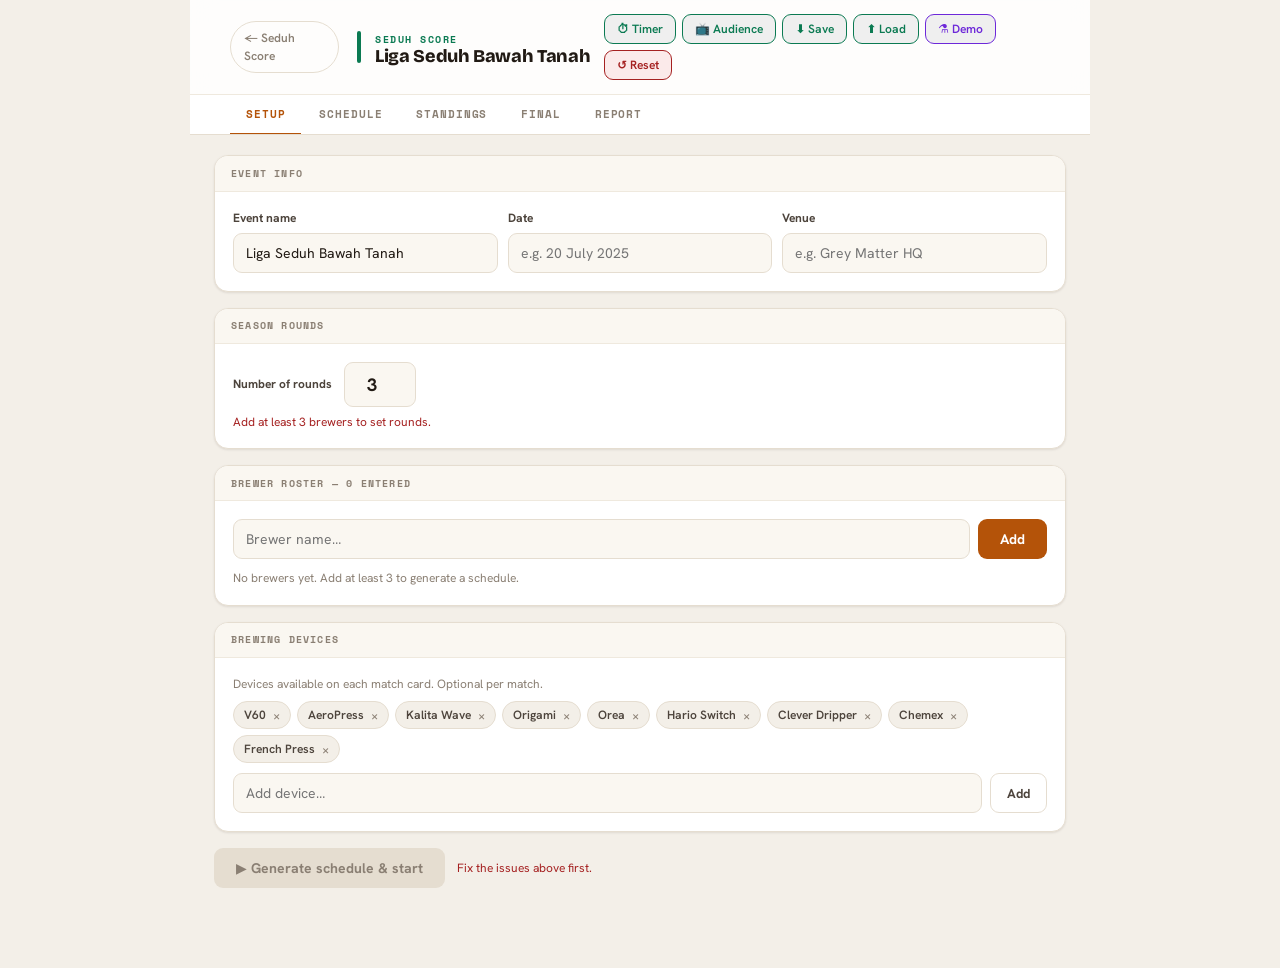
<file: liga/index.html>
<!DOCTYPE html>
<html lang="en">
<head>
<meta charset="UTF-8">
<meta name="viewport" content="width=device-width,initial-scale=1">
<title>Liga Seduh Bawah Tanah — Seduh Score</title>
<link rel="stylesheet" href="../shared/theme.css">
<style>
/* ── Liga-specific styles ── */
.app{max-width:900px;margin:0 auto;padding:0 0 60px}
.hdr-btns{margin-left:auto;display:flex;align-items:center;gap:6px;flex-wrap:wrap}
.hdr-btn{display:flex;align-items:center;gap:4px;padding:6px 12px;border-radius:var(--rad-s);font-size:12px;cursor:pointer;font-weight:600;border:1.5px solid}
.body{padding:1.25rem 1.5rem;display:flex;flex-direction:column;gap:1rem}
/* Brewer list */
.p-list{display:flex;flex-direction:column;gap:5px;margin-top:8px;max-height:280px;overflow-y:auto}
.p-item{display:flex;align-items:center;gap:8px;padding:6px 10px;background:var(--bg);border:1.5px solid var(--border);border-radius:var(--rad-s)}
.p-seed{font-size:11px;color:var(--txt3);width:20px;text-align:center;font-weight:700}
.p-name{flex:1;font-size:13px;font-weight:600}
.p-rm{background:none;border:none;cursor:pointer;color:var(--txt3);font-size:15px;line-height:1;padding:0}
/* Device chips */
.dev-list{display:flex;flex-wrap:wrap;gap:6px;margin-top:8px}
.dev-chip{display:flex;align-items:center;gap:5px;padding:4px 10px;background:var(--bg);border:1.5px solid var(--border);border-radius:99px;font-size:12px;font-weight:600;color:var(--txt2)}
.dev-chip-rm{background:none;border:none;cursor:pointer;color:var(--txt3);font-size:13px;line-height:1;padding:0 0 0 2px}
/* Liga green accent */
:root{--liga-ac:#0b7a52}
.liga-ac{width:4px;height:32px;background:var(--liga-ac);border-radius:2px;margin-left:4px}
.btn-gn-lg{border-color:var(--liga-ac);color:var(--liga-ac)}
.btn-gn-lg:hover{background:var(--gn-bg)}
.btn-pu-lg{border-color:var(--pu);color:var(--pu)}
.btn-pu-lg:hover{background:var(--pu-bg)}
/* Scoring card */
.sc-card{background:var(--surface);border:1.5px solid var(--border);border-radius:var(--rad);margin-bottom:10px;overflow:hidden}
.sc-card.active{border-color:var(--bl);box-shadow:0 0 0 3px var(--bl-bg)}
.sc-card.done{border-color:var(--gn)}
.sc-hdr{display:flex;align-items:center;gap:8px;padding:.6rem 1rem;background:var(--bg);border-bottom:1.5px solid var(--border);cursor:pointer;user-select:none}
.sc-hdr:hover{background:var(--border)}
.sc-hdr-title{font-size:13px;font-weight:700;flex:1}
.sc-body{padding:1rem}
.sc-row{display:grid;grid-template-columns:140px 1fr 1fr;gap:8px;align-items:center;margin-bottom:8px}
.sc-label{font-size:12px;font-weight:700;color:var(--txt2)}
.sc-section{margin-top:1rem;padding-top:.75rem;border-top:1.5px solid var(--border)}
.sc-section-title{font-size:11px;font-weight:700;letter-spacing:.1em;text-transform:uppercase;color:var(--txt3);margin-bottom:.5rem}
.badge-tb{font-size:9px;font-weight:700;padding:2px 6px;border-radius:3px;background:var(--am-bg);color:var(--am);border:1px solid var(--am-bd);text-transform:uppercase;letter-spacing:.06em}
.badge-walk{font-size:9px;font-weight:700;padding:2px 6px;border-radius:3px;background:var(--bg);color:var(--txt3);border:1px solid var(--border);text-transform:uppercase;letter-spacing:.06em}
.result-row{display:flex;align-items:center;gap:8px;padding:.4rem .6rem;border-radius:var(--rad-s);margin-bottom:4px}
.result-row.p1{background:var(--gn-bg);border:1px solid var(--gn-bd)}
.result-row.p2{background:var(--bg);border:1px solid var(--border)}
.result-row.p3{background:var(--bg);border:1px solid var(--border)}
.result-pos{font-size:11px;font-weight:700;color:var(--txt3);width:24px}
.result-name{font-size:13px;font-weight:700;flex:1}
.result-pts{font-size:12px;font-weight:700;color:var(--gn)}
.result-votes{font-size:12px;color:var(--txt3)}
</style>
</head>
<body>
<!-- Timer overlay (shared) -->
<div id="tmr-overlay">
  <div class="tmr-extras">
    <div class="tmr-presets">
      <button class="tmr-preset" data-secs="300">5 min</button>
      <button class="tmr-preset" data-secs="420">7 min</button>
      <button class="tmr-preset" data-secs="600">10 min</button>
      <button class="tmr-preset" data-secs="900">15 min</button>
    </div>
  </div>
  <div class="tmr-display" id="tmr-display">10:00</div>
  <div class="tmr-extras">
    <div class="tmr-controls">
      <button class="tmr-btn tmr-start" id="tmr-start">▶ Start</button>
      <button class="tmr-btn tmr-pause" id="tmr-pause">⏸ Pause</button>
      <button class="tmr-btn tmr-reset" id="tmr-reset">↺ Reset</button>
    </div>
    <div class="tmr-footer">
      <button id="tmr-close">✕ Close</button>
      <button id="tmr-fs">⛶ Fullscreen</button>
    </div>
  </div>
</div>

<!-- Audience overlay (shared) -->
<div id="aud-overlay">
  <div class="aud-banner">
    <div class="aud-ac"></div>
    <div class="aud-title-block">
      <div class="aud-sub">Seduh Score</div>
      <div style="display:flex;align-items:center;gap:8px">
        <div class="aud-title">Liga Seduh Bawah Tanah</div>
        <span class="aud-module-tag badge badge-pu" id="aud-module-tag"></span>
      </div>
    </div>
    <div class="aud-ts" id="aud-ts"></div>
    <button class="aud-close" id="aud-close">✕ Close</button>
  </div>
  <div class="aud-body">
    <div class="aud-panel"><div class="aud-sec-title">Standings</div><div id="aud-lb"></div></div>
    <div class="aud-panel"><div class="aud-sec-title">Current round</div><div id="aud-hist"></div></div>
  </div>
</div>

<!-- Hidden file input for JSON load -->
<input type="file" id="json-file-input" accept=".json" style="display:none">

<div class="app" id="app"></div>

<script src="../shared/storage.js"></script>
<script src="../shared/timer.js"></script>
<script src="../shared/audience.js"></script>
<script>
const STORE = Store('seduh_liga_v1');

const DEVICE_DEFAULTS = ['V60','AeroPress','Kalita Wave','Origami','Orea','Hario Switch','Clever Dripper','Chemex','French Press'];

const DEFAULT_STATE = () => ({
  eventName: 'Liga Seduh Bawah Tanah', eventDate: '', eventVenue: '',
  brewers: [],
  devices: [...DEVICE_DEFAULTS],
  rounds: 3,
  scheduleLocked: false,
  matches: [],
  tab: 'setup',
  scoringMatchId: null,
  finalBrewerIds: null,   // [id,id,id] once organizer confirms finalists
});

let S = DEFAULT_STATE();
let mid = 0;
let bid = 0;

/* ── Boot load ── */
(function () {
  const d = STORE.load();
  if (d) {
    S = { ...DEFAULT_STATE(), ...d };
    mid = d._mid || 0;
    bid = d._bid || 0;
  }
})();

function save() {
  STORE.save({ ...S, _mid: mid, _bid: bid, _module: 'liga' });
}

/* ── JSON export / import ── */
function exportJSON() {
  const data = { ...S, _mid: mid, _bid: bid, _module: 'liga' };
  const blob = new Blob([JSON.stringify(data, null, 2)], { type: 'application/json' });
  const url = URL.createObjectURL(blob);
  const a = document.createElement('a');
  a.href = url;
  a.download = (S.eventName || 'liga-seduh').replace(/\s+/g, '-').toLowerCase() + '.json';
  a.click();
  URL.revokeObjectURL(url);
}

function importJSON(file) {
  const reader = new FileReader();
  reader.onload = e => {
    try {
      const d = JSON.parse(e.target.result);
      if (d._module !== 'liga') {
        alert('Wrong file — this save is not a Liga Seduh file.');
        return;
      }
      S = { ...DEFAULT_STATE(), ...d };
      mid = d._mid || 0;
      bid = d._bid || 0;
      save();
      render();
    } catch {
      alert('Could not read file. Make sure it is a valid Liga Seduh JSON save.');
    }
  };
  reader.readAsText(file);
}

/* ── Helpers ── */
const $ = id => document.getElementById(id);
const on = (id, ev, fn) => { const el = $(id); if (el) el.addEventListener(ev, fn); };

function esc(s) {
  return String(s || '').replace(/&/g,'&amp;').replace(/</g,'&lt;').replace(/>/g,'&gt;').replace(/"/g,'&quot;');
}

function maxRounds(n) {
  return Math.floor((n - 1) / 2);
}

/* ── Schedule generator ── */

function pairKey(a, b) { return a < b ? a + '|' + b : b + '|' + a; }

function shuffle(arr) {
  const a = [...arr];
  for (let i = a.length - 1; i > 0; i--) {
    const j = Math.floor(Math.random() * (i + 1));
    [a[i], a[j]] = [a[j], a[i]];
  }
  return a;
}

function combos(arr, k) {
  if (k === 0) return [[]];
  if (arr.length < k) return [];
  const [head, ...tail] = arr;
  return [
    ...combos(tail, k - 1).map(c => [head, ...c]),
    ...combos(tail, k),
  ];
}

function greedyTriadPartition(ids, metPairs) {
  const avail = [...ids];
  const triads = [];
  while (avail.length >= 3) {
    const a = avail[0];
    let found = false;
    for (let i = 1; i < avail.length - 1 && !found; i++) {
      for (let j = i + 1; j < avail.length && !found; j++) {
        const b = avail[i], c = avail[j];
        if (
          !metPairs.has(pairKey(a, b)) &&
          !metPairs.has(pairKey(a, c)) &&
          !metPairs.has(pairKey(b, c))
        ) {
          triads.push([ a, b, c ]);
          avail.splice(j, 1); avail.splice(i, 1); avail.shift();
          found = true;
        }
      }
    }
    if (!found) return null;
  }
  return triads;
}

function tryTriadPartition(ids, metPairs, maxTries) {
  maxTries = maxTries || 80;
  for (let t = 0; t < maxTries; t++) {
    const ordered = t === 0 ? [...ids] : shuffle([...ids]);
    const result = greedyTriadPartition(ordered, metPairs);
    if (result) return result;
  }
  return null;
}

function tryDuoPairing(cands, numDuos, metPairs) {
  if (numDuos === 1) {
    const [a, b] = cands;
    return metPairs.has(pairKey(a, b)) ? null
      : [{ type: 'duo', brewerIds: [a, b] }];
  }
  const [a, b, c, d] = cands;
  for (const [x1, y1, x2, y2] of [[a,b,c,d],[a,c,b,d],[a,d,b,c]]) {
    if (!metPairs.has(pairKey(x1, y1)) && !metPairs.has(pairKey(x2, y2))) {
      return [
        { type: 'duo', brewerIds: [x1, y1] },
        { type: 'duo', brewerIds: [x2, y2] },
      ];
    }
  }
  return null;
}

function attemptRound(brewerIds, duosPerRound, metPairs, duoCounts) {
  if (duosPerRound === 0) {
    const triads = tryTriadPartition(shuffle([...brewerIds]), metPairs);
    return triads ? triads.map(ids => ({ type: 'triad', brewerIds: ids })) : null;
  }

  const numDuoCands = duosPerRound * 2;
  const ranked = shuffle([...brewerIds])
    .sort((a, b) => (duoCounts[a] || 0) - (duoCounts[b] || 0));

  const allCombos = combos(ranked, numDuoCands)
    .sort((a, b) =>
      a.reduce((s, id) => s + (duoCounts[id] || 0), 0) -
      b.reduce((s, id) => s + (duoCounts[id] || 0), 0)
    );

  for (const cands of allCombos) {
    const duos = tryDuoPairing(cands, duosPerRound, metPairs);
    if (!duos) continue;
    const triadIds = ranked.filter(id => !cands.includes(id));
    const triadGroups = tryTriadPartition(triadIds, metPairs, 40);
    if (triadGroups) {
      return [...duos, ...triadGroups.map(ids => ({ type: 'triad', brewerIds: ids }))];
    }
  }
  return null;
}

function generateSchedule(isRegen) {
  const N = S.brewers.length;
  const R = S.rounds;
  const duosPerRound = N % 3 === 0 ? 0 : N % 3 === 2 ? 1 : 2;
  const brewerIds = S.brewers.map(b => b.id);
  const MAX_ATTEMPTS = 5000;
  let bestRounds = 0;

  if (!isRegen) {
    S._scheduleBaseMid = mid;
  } else {
    mid = S._scheduleBaseMid || 0;
  }

  for (let attempt = 1; attempt <= MAX_ATTEMPTS; attempt++) {
    const metPairs = new Set();
    const duoCounts = {};
    brewerIds.forEach(id => { duoCounts[id] = 0; });
    const allMatches = [];
    let ok = true;

    for (let r = 1; r <= R; r++) {
      const roundMatches = attemptRound(brewerIds, duosPerRound, metPairs, duoCounts);
      if (!roundMatches) { ok = false; break; }

      roundMatches.forEach(m => {
        const ids = m.brewerIds;
        for (let i = 0; i < ids.length; i++)
          for (let j = i + 1; j < ids.length; j++)
            metPairs.add(pairKey(ids[i], ids[j]));
        if (m.type !== 'triad') ids.forEach(id => { duoCounts[id]++; });
        allMatches.push({ ...m, round: r });
      });
      if (r > bestRounds) bestRounds = r;
    }

    if (ok) {
      S.matches = allMatches.map((m, i) => ({
        id: String(mid + i),
        round: m.round,
        type: m.type,
        isFinal: false,
        brewerIds: m.brewerIds,
        devices: {},
        votes: {},
        judgeVote: null,
        revote: null,
        judgeVotes: [],
        result: null,
        done: false,
      }));
      mid += allMatches.length;
      S.tab = 'schedule';
      save();
      return { ok: true };
    }
  }

  return { ok: false, bestRounds };
}

/* ── resolveMatch (pure — implements spec §3) ── */

function resolveRevote(remaining, revote) {
  const [a, b] = remaining;
  const ra = Object.values(revote || {}).filter(id => id === a).length;
  const rb = Object.values(revote || {}).filter(id => id === b).length;
  return ra > rb ? [a, b] : [b, a];
}

function resolveMatch(m) {
  const ids = m.brewerIds;

  // Solo walkover
  if (m.type === 'solo') {
    const id = ids[0];
    return { placements: [id], points: { [id]: 3 }, votesRec: { [id]: 3 }, deadlock: false };
  }

  // Tally initial votes (+ external judgeVotes for the Final)
  const tally = {};
  ids.forEach(id => { tally[id] = 0; });
  Object.values(m.votes).forEach(cupId => { if (tally[cupId] !== undefined) tally[cupId]++; });
  if (m.isFinal && m.judgeVotes) {
    m.judgeVotes.forEach(cupId => { if (tally[cupId] !== undefined) tally[cupId]++; });
  }
  const total = Object.values(tally).reduce((s, v) => s + v, 0);

  // Duo
  if (m.type === 'duo') {
    const [a, b] = ids;
    const va = tally[a], vb = tally[b];
    if (va !== vb) {
      const [first, second] = va > vb ? [a, b] : [b, a];
      return {
        placements: [first, second],
        points: { [first]: 3, [second]: 1 },
        votesRec: { [first]: Math.max(va, vb), [second]: Math.min(va, vb) },
        deadlock: false,
      };
    }
    // 1-1 deadlock
    const winner = m.judgeVote, loser = ids.find(id => id !== winner);
    return {
      placements: [winner, loser],
      points: { [winner]: 3, [loser]: 1 },
      votesRec: { [winner]: tally[winner] + 1, [loser]: tally[loser] },
      deadlock: true,
    };
  }

  // Triad
  const sortedDesc = [...ids].sort((a, b) => tally[b] - tally[a]);
  const [top, mid_, bot] = sortedDesc;

  // Case B: sweep — check BEFORE Case A (3-0-0 also satisfies top !== mid_)
  if (tally[top] === total) {
    const remaining = ids.filter(id => id !== top);
    const [r2, r3] = resolveRevote(remaining, m.revote);
    return {
      placements: [top, r2, r3],
      points: { [top]: 3, [r2]: 1, [r3]: 0 },
      votesRec: { [top]: tally[top], [r2]: 0, [r3]: 0 },
      deadlock: false,
    };
  }

  // Case A: 2-1-0 clean
  if (tally[top] !== tally[mid_]) {
    return {
      placements: [top, mid_, bot],
      points: { [top]: 3, [mid_]: 1, [bot]: 0 },
      votesRec: { [top]: tally[top], [mid_]: tally[mid_], [bot]: tally[bot] },
      deadlock: false,
    };
  }

  // Case D: top two tied, third eliminated — revote between the tied pair
  if (tally[mid_] > tally[bot]) {
    const [r1, r2] = resolveRevote([top, mid_], m.revote);
    return {
      placements: [r1, r2, bot],
      points: { [r1]: 3, [r2]: 1, [bot]: 0 },
      votesRec: { [r1]: tally[r1], [r2]: tally[r2], [bot]: tally[bot] },
      deadlock: false,
    };
  }

  // Case C: 1-1-1 deadlock
  const winner = m.judgeVote;
  const remaining = ids.filter(id => id !== winner);
  const [r2, r3] = resolveRevote(remaining, m.revote);
  return {
    placements: [winner, r2, r3],
    points: { [winner]: 3, [r2]: 1, [r3]: 0 },
    votesRec: { [winner]: tally[winner] + 1, [r2]: tally[r2], [r3]: tally[r3] },
    deadlock: true,
  };
}

// Detect what stage a match is at given its current input data.
// Returns 'votes' | 'judge' | 'revote' | 'ready' | 'done'
function matchStage(m) {
  if (m.done) return 'done';
  const ids = m.brewerIds;
  const voterCount = ids.length + (m.isFinal ? 2 : 0);
  const extVotesEntered = m.isFinal ? m.judgeVotes.filter(v => v !== null && v !== '').length : 0;
  const votesEntered = Object.keys(m.votes).length + extVotesEntered;

  // Not all votes entered yet
  if (votesEntered < voterCount) return 'votes';

  // Tally to decide next stage
  const tally = {};
  ids.forEach(id => { tally[id] = 0; });
  Object.values(m.votes).forEach(cupId => { if (tally[cupId] !== undefined) tally[cupId]++; });
  if (m.isFinal && m.judgeVotes) m.judgeVotes.forEach(cupId => { if (tally[cupId] !== undefined) tally[cupId]++; });
  const total = Object.values(tally).reduce((s, v) => s + v, 0);
  const vals = Object.values(tally);
  const maxVal = Math.max(...vals);

  if (m.type === 'duo') {
    const [va, vb] = ids.map(id => tally[id]);
    if (va === vb && !m.judgeVote) return 'judge';
    return 'ready';
  }

  // Sweep
  if (maxVal === total) {
    if (!m.revote || Object.keys(m.revote).length < ids.length) return 'revote';
    return 'ready';
  }
  // Deadlock: all equal
  if (vals.every(v => v === vals[0])) {
    if (!m.judgeVote) return 'judge';
    if (!m.revote || Object.keys(m.revote).length < ids.length) return 'revote';
    return 'ready';
  }
  // Tietop: top two tied, third eliminated — only possible in Finals with 5-vote pool
  if (ids.length === 3) {
    const st = [...ids].sort((a, b) => tally[b] - tally[a]);
    if (tally[st[0]] === tally[st[1]] && tally[st[1]] > tally[st[2]]) {
      const bDone = ids.every(id => m.revote && m.revote[id]);
      const eDone = !m.isFinal || (['ext_0','ext_1'].every(k => m.revote && m.revote[k]));
      return (bDone && eDone) ? 'ready' : 'tietop';
    }
  }
  // Clean
  return 'ready';
}

function createFinalMatch() {
  // Remove any existing (unscored) final match before creating a new one
  S.matches = S.matches.filter(m => !m.isFinal);
  S.matches.push({
    id: String(mid++),
    round: 'final',
    type: 'triad',
    isFinal: true,
    brewerIds: [...S.finalBrewerIds],
    devices: {},
    votes: {},
    judgeVote: null,
    revote: null,
    judgeVotes: [null, null],
    result: null,
    done: false,
  });
}

/* ── Render ── */
function render() {
  save();
  document.getElementById('app').innerHTML = rMain();
  bind();
}

function rMain() {
  const tabs = [['setup','Setup'],['schedule','Schedule'],['standings','Standings'],['final','Final'],['report','Report']];
  return '<div class="plat-hdr">'
    + '<a href="../index.html" class="plat-back">← Seduh Score</a>'
    + '<div class="liga-ac"></div>'
    + '<div><div class="plat-hdr-sub" style="font-size:10px;color:var(--liga-ac);font-weight:700;letter-spacing:.15em;text-transform:uppercase">Seduh Score</div>'
    + '<div class="plat-hdr-name">' + esc(S.eventName || 'Liga Seduh Bawah Tanah') + '</div></div>'
    + '<div class="hdr-btns">'
    + '<button class="hdr-btn btn-gn-lg" id="tmrbtn">⏱ Timer</button>'
    + '<button class="hdr-btn btn-gn-lg" id="audbtn">📺 Audience</button>'
    + '<button class="hdr-btn btn-gn-lg" id="savebtn">⬇ Save</button>'
    + '<button class="hdr-btn btn-gn-lg" id="loadbtn">⬆ Load</button>'
    + '<button class="hdr-btn btn-pu-lg" id="demobtn">⚗ Demo</button>'
    + '<button class="hdr-btn btn-rd" id="resetbtn">↺ Reset</button>'
    + '</div></div>'
    + '<div class="tabs">'
    + tabs.map(([t, l]) => '<button class="tbtn' + (S.tab === t ? ' on' : '') + '" data-tab="' + t + '">' + l + '</button>').join('')
    + '</div>'
    + '<div class="body">'
    + (S.tab === 'setup'      ? rSetup()
      : S.tab === 'schedule'  ? rSchedule()
      : S.tab === 'standings' ? rStandings()
      : S.tab === 'final'     ? rFinal()
      :                         rReport())
    + '</div>';
}

function rPlaceholder(title, msg) {
  return '<div class="empty"><div style="font-size:15px;font-weight:700;margin-bottom:.5rem">' + title + '</div>'
    + '<p class="hint">' + msg + '</p></div>';
}

/* ── Standings ── */

function calcStandings() {
  const rows = {};
  S.brewers.forEach(b => { rows[b.id] = { id: b.id, name: b.name, p: 0, w: 0, s2: 0, s3: 0, votes: 0, pts: 0 }; });
  S.matches
    .filter(m => !m.isFinal && m.done && m.result)
    .forEach(m => {
      m.brewerIds.forEach(id => {
        if (!rows[id]) return;
        rows[id].p++;
        rows[id].pts   += m.result.points[id]   || 0;
        rows[id].votes += m.result.votesRec[id] || 0;
        const pos = m.result.placements.indexOf(id);
        if (pos === 0) rows[id].w++;
        else if (pos === 1) rows[id].s2++;
        else if (pos === 2) rows[id].s3++;
      });
    });
  return Object.values(rows)
    .sort((a, b) => b.pts - a.pts || b.w - a.w || b.votes - a.votes);
}

function rStandings() {
  const st = calcStandings();
  const anyDone = S.matches.some(m => !m.isFinal && m.done);
  const allDone = S.matches.filter(m => !m.isFinal).every(m => m.done) && S.matches.filter(m => !m.isFinal).length > 0;
  const medalColors = ['var(--rank-1,#c9a227)','var(--rank-2,#9ca3af)','var(--rank-3,#b07245)'];

  if (!anyDone) return rPlaceholder('Standings', 'No matches scored yet. Standings will appear here once the first match is confirmed.');

  let out = '';
  if (!allDone) {
    const done = S.matches.filter(m => !m.isFinal && m.done).length;
    const total = S.matches.filter(m => !m.isFinal).length;
    out += '<div style="padding:.5rem .75rem;background:var(--am-bg);border:1px solid var(--am-bd);border-radius:var(--rad-s);font-size:12px;color:var(--am);margin-bottom:.75rem">'
      + '⏳ In progress — ' + done + ' of ' + total + ' matches scored. Standings update live.'
      + '</div>';
  }

  out += '<div style="background:var(--surface);border:1.5px solid var(--border);border-radius:var(--rad);overflow:hidden">';
  // Header
  out += '<div style="display:grid;grid-template-columns:36px 1fr 32px 40px 40px 40px 52px 52px;gap:0;padding:.5rem .75rem;background:var(--bg);border-bottom:1.5px solid var(--border)">'
    + ['Pos','Brewer','P','1st','2nd','3rd','Votes','Pts'].map((h, i) =>
        '<span style="font-size:10px;font-weight:700;letter-spacing:.08em;text-transform:uppercase;color:var(--txt3)'
        + (i > 1 ? ';text-align:right' : '') + '">' + h + '</span>').join('')
    + '</div>';

  st.forEach((row, i) => {
    const isTop3 = i < 3;
    const medal = isTop3
      ? '<span style="display:inline-block;width:9px;height:9px;border-radius:50%;background:' + medalColors[i] + ';vertical-align:middle"></span>'
      : '';
    const pos = isTop3 ? medal : '<span style="font-size:11px;color:var(--txt3);font-weight:700">' + (i + 1) + '</span>';
    const bg = i === 0 ? 'background:var(--gn-bg)' : (i % 2 === 1 ? 'background:var(--bg)' : '');
    out += '<div style="display:grid;grid-template-columns:36px 1fr 32px 40px 40px 40px 52px 52px;gap:0;padding:.55rem .75rem;border-bottom:1px solid var(--border);' + bg + '">'
      + '<span style="display:flex;align-items:center;justify-content:center">' + pos + '</span>'
      + '<span style="font-size:13px;font-weight:' + (isTop3 ? '700' : '600') + ';color:var(--txt)">' + esc(row.name) + '</span>'
      + ['p','w','s2','s3','votes','pts'].map(k =>
          '<span style="font-size:13px;font-weight:700;text-align:right;color:' + (k === 'pts' ? 'var(--gn)' : 'var(--txt2)') + '">' + row[k] + '</span>'
        ).join('')
      + '</div>';
  });
  out += '</div>';
  return out;
}

/* ── Final ── */

function allRegularDone() {
  const reg = S.matches.filter(m => !m.isFinal);
  return reg.length > 0 && reg.every(m => m.done);
}

function cutoffTied(standings) {
  if (standings.length < 4) return false;
  const p3 = standings[2];
  return standings.slice(3).some(b => b.pts === p3.pts && b.w === p3.w && b.votes === p3.votes);
}

function rFinal() {
  if (!allRegularDone()) {
    const reg = S.matches.filter(m => !m.isFinal);
    const done = reg.filter(m => m.done).length;
    const msg = 'Complete all ' + reg.length + ' regular-season matches to unlock the Final.'
      + (done > 0 ? ' (' + done + '/' + reg.length + ' done)' : '');
    return rPlaceholder('Final', msg);
  }

  const finalMatch = S.matches.find(m => m.isFinal);

  // ── Finalists confirmed: show scoring card or champion ──
  if (S.finalBrewerIds) {
    return rFinalMatchView(finalMatch);
  }

  // ── Finalist selection ──
  return rFinalistSelection();
}

function rFinalistSelection() {
  const standings = calcStandings();
  const tied = cutoffTied(standings);
  const medalColors = ['var(--rank-1,#c9a227)','var(--rank-2,#9ca3af)','var(--rank-3,#b07245)'];

  let out = '<div class="card"><div class="card-hdr">Season standings</div><div class="card-body" style="padding:.5rem 0">'
    + '<div style="display:grid;grid-template-columns:28px 1fr 28px 36px 36px 36px 52px 52px;gap:0;padding:.4rem .75rem;background:var(--bg);border-bottom:1px solid var(--border)">'
    + ['Pos','Brewer','P','1st','2nd','3rd','Votes','Pts'].map((h, i) =>
        '<span style="font-size:10px;font-weight:700;letter-spacing:.08em;text-transform:uppercase;color:var(--txt3)'
        + (i > 1 ? ';text-align:right' : '') + '">' + h + '</span>').join('')
    + '</div>';

  standings.forEach((row, i) => {
    const isTop3 = i < 3;
    const medal = isTop3
      ? '<span style="display:inline-block;width:8px;height:8px;border-radius:50%;background:' + medalColors[i] + '"></span>'
      : '<span style="font-size:10px;color:var(--txt3);font-weight:700">' + (i + 1) + '</span>';
    const bg = i < 3 ? 'background:var(--gn-bg)' : (i % 2 === 1 ? 'background:var(--bg)' : '');
    out += '<div style="display:grid;grid-template-columns:28px 1fr 28px 36px 36px 36px 52px 52px;gap:0;padding:.5rem .75rem;border-bottom:1px solid var(--border);' + bg + '">'
      + '<span style="display:flex;align-items:center;justify-content:center">' + medal + '</span>'
      + '<span style="font-size:13px;font-weight:' + (isTop3 ? '700' : '500') + '">' + esc(row.name) + '</span>'
      + ['p','w','s2','s3','votes','pts'].map(k =>
          '<span style="font-size:12px;text-align:right;color:' + (k === 'pts' ? 'var(--gn);font-weight:700' : 'var(--txt2)') + '">' + row[k] + '</span>'
        ).join('')
      + '</div>';
  });
  out += '</div></div>';

  // ── Tie warning ──
  if (tied) {
    const p3 = standings[2];
    const tiedGroup = standings.filter(b => b.pts === p3.pts && b.w === p3.w && b.votes === p3.votes);
    out += '<div style="padding:.75rem 1rem;background:var(--am-bg);border:1.5px solid var(--am-bd);border-radius:var(--rad-s)">'
      + '<div style="font-size:12px;font-weight:700;color:var(--am);margin-bottom:.4rem">⚖ Tie at the cutoff — rock-paper-scissors required</div>'
      + '<p class="hint" style="margin-bottom:.75rem">The following brewers are tied for 3rd place. Resolve by RPS at the venue, then select exactly 3 finalists below.</p>'
      + '<div style="display:flex;flex-wrap:wrap;gap:8px">'
      + tiedGroup.map(b =>
          '<label style="display:flex;align-items:center;gap:6px;padding:6px 12px;background:var(--surface);border:1.5px solid var(--am-bd);border-radius:var(--rad-s);cursor:pointer;font-size:13px;font-weight:600">'
          + '<input type="checkbox" class="finalist-pick" data-bid="' + b.id + '" style="accent-color:var(--am)"> ' + esc(b.name)
          + '</label>').join('')
      + '</div>'
      + '<div style="margin-top:.75rem">'
      + '<button class="btn-p" id="confirm-finalists-tie" disabled>Confirm 3 finalists</button>'
      + '<span id="finalist-pick-hint" class="hint" style="margin-left:10px">Select exactly 3 brewers to continue.</span>'
      + '</div>'
      + '</div>';
  } else {
    // Clean top-3
    const top3 = standings.slice(0, 3);
    out += '<div style="padding:.75rem 1rem;background:var(--bg);border:1.5px solid var(--border);border-radius:var(--rad-s)">'
      + '<div style="font-size:13px;font-weight:700;margin-bottom:.5rem">The Final</div>'
      + '<p class="hint" style="margin-bottom:.75rem">Top 3 brewers advance to the Final. Press to lock finalists and open the scoring card.</p>'
      + '<div style="display:flex;flex-wrap:wrap;gap:8px;margin-bottom:.75rem">'
      + top3.map((b, i) =>
          '<span style="display:flex;align-items:center;gap:6px;padding:6px 12px;background:var(--surface);border:1.5px solid var(--gn-bd);border-radius:var(--rad-s);font-size:13px;font-weight:700">'
          + '<span style="display:inline-block;width:8px;height:8px;border-radius:50%;background:' + medalColors[i] + '"></span>'
          + esc(b.name) + '</span>').join('')
      + '</div>'
      + '<button class="btn-p" id="confirm-finalists">▶ Lock finalists &amp; start the Final</button>'
      + '</div>';
  }

  return out;
}

function rFinalMatchView(finalMatch) {
  const medalColors = ['var(--rank-1,#c9a227)','var(--rank-2,#9ca3af)','var(--rank-3,#b07245)'];

  // Header with finalists + change button (only if not yet done)
  let out = '<div style="padding:.75rem 1rem;background:var(--gn-bg);border:1.5px solid var(--gn-bd);border-radius:var(--rad-s);display:flex;align-items:center;gap:12px;flex-wrap:wrap;margin-bottom:1rem">'
    + '<span style="font-size:13px;font-weight:700;color:var(--gn)">The Final</span>'
    + '<div style="display:flex;gap:6px;flex:1;flex-wrap:wrap">'
    + S.finalBrewerIds.map((id, i) =>
        '<span style="display:flex;align-items:center;gap:5px;padding:4px 10px;background:var(--surface);border:1px solid var(--gn-bd);border-radius:99px;font-size:12px;font-weight:700">'
        + '<span style="display:inline-block;width:7px;height:7px;border-radius:50%;background:' + medalColors[i] + '"></span>'
        + esc(brewerName(id)) + '</span>').join('')
    + '</div>'
    + (!finalMatch || !finalMatch.done
        ? '<button class="btn-sm btn-o" id="reset-finalists" style="white-space:nowrap">✎ Change</button>'
        : '')
    + '</div>';

  if (finalMatch) {
    if (finalMatch.done && finalMatch.result) {
      out += rFinalChampion(finalMatch);
    } else {
      out += rMatchCard(finalMatch);
    }
  }

  return out;
}

function rFinalChampion(finalMatch) {
  const res = finalMatch.result;
  const medalColors = ['var(--rank-1,#c9a227)','var(--rank-2,#9ca3af)','var(--rank-3,#b07245)'];
  const posLabels = ['Champion','Runner-up','3rd place'];

  let out = '<div style="background:var(--gn-bg);border:1.5px solid var(--gn-bd);border-radius:var(--rad);padding:1.25rem;margin-bottom:1rem">'
    + '<div style="font-size:11px;font-weight:700;letter-spacing:.12em;text-transform:uppercase;color:var(--gn);margin-bottom:.75rem">Final result'
    + (res.deadlock ? ' <span class="badge-tb">⚖ TB</span>' : '') + '</div>';

  res.placements.forEach((id, i) => {
    const pts = res.points[id];
    const votes = res.votesRec[id];
    const isChamp = i === 0;
    out += '<div style="display:flex;align-items:center;gap:10px;padding:.6rem .75rem;border-radius:var(--rad-s);margin-bottom:6px;background:var(--surface);border:1.5px solid ' + (isChamp ? 'var(--gn-bd)' : 'var(--border)') + '">'
      + '<span style="display:inline-block;width:10px;height:10px;border-radius:50%;background:' + medalColors[i] + ';flex-shrink:0"></span>'
      + '<span style="font-size:11px;color:var(--txt3);font-weight:700;width:72px">' + posLabels[i] + '</span>'
      + '<span style="font-size:' + (isChamp ? '16' : '14') + 'px;font-weight:700;flex:1">' + esc(brewerName(id)) + '</span>'
      + '<span style="font-size:12px;color:var(--txt3)">' + votes + (votes === 1 ? ' vote' : ' votes') + '</span>'
      + '<span style="font-size:13px;font-weight:700;color:var(--gn)">' + pts + ' pt' + (pts !== 1 ? 's' : '') + '</span>'
      + '</div>';
  });
  out += '</div>';

  // League table is unchanged — show a note
  out += '<div class="hint" style="padding:.5rem .75rem;background:var(--bg);border-radius:var(--rad-s);border:1px solid var(--border)">'
    + 'The Final result does not change the league table. Season standings remain as recorded above.'
    + '</div>';
  return out;
}

/* ── Report tab ── */

function rReport() {
  const anyDone = S.matches.some(m => !m.isFinal && m.done);
  if (!anyDone) return rPlaceholder('Report', 'Complete at least one match to start the report.');

  const standings = calcStandings();
  const finalMatch = S.matches.find(m => m.isFinal && m.done);
  const medalColors = ['var(--rank-1,#c9a227)','var(--rank-2,#9ca3af)','var(--rank-3,#b07245)'];
  let out = '';

  // ── Champion ──
  if (finalMatch && finalMatch.result) {
    out += '<div class="card"><div class="card-hdr" style="color:var(--gn)">🏆 Final champion</div><div class="card-body">';
    out += rFinalChampion(finalMatch);
    out += '</div></div>';
  } else if (allRegularDone() && !finalMatch) {
    out += '<div style="padding:.75rem 1rem;background:var(--am-bg);border:1.5px solid var(--am-bd);border-radius:var(--rad-s);font-size:13px;color:var(--am);margin-bottom:1rem">The Final has not yet been played. Scores below reflect the regular season.</div>';
  }

  // ── League table ──
  out += '<div class="card"><div class="card-hdr">Season standings</div><div class="card-body" style="padding:0">';
  out += '<div style="display:grid;grid-template-columns:36px 1fr 32px 40px 40px 40px 52px 52px;padding:.5rem .75rem;background:var(--bg);border-bottom:1.5px solid var(--border)">'
    + ['Pos','Brewer','P','1st','2nd','3rd','Votes','Pts'].map((h, i) =>
        '<span style="font-size:10px;font-weight:700;letter-spacing:.08em;text-transform:uppercase;color:var(--txt3)' + (i > 1 ? ';text-align:right' : '') + '">' + h + '</span>').join('')
    + '</div>';
  standings.forEach((row, i) => {
    const isTop3 = i < 3;
    const medal = isTop3
      ? '<span style="display:inline-block;width:9px;height:9px;border-radius:50%;background:' + medalColors[i] + ';vertical-align:middle"></span>'
      : '';
    const pos = isTop3 ? medal : '<span style="font-size:11px;color:var(--txt3);font-weight:700">' + (i + 1) + '</span>';
    const bg = i === 0 ? 'background:var(--gn-bg)' : (i % 2 === 1 ? 'background:var(--bg)' : '');
    out += '<div style="display:grid;grid-template-columns:36px 1fr 32px 40px 40px 40px 52px 52px;padding:.55rem .75rem;border-bottom:1px solid var(--border);' + bg + '">'
      + '<span style="display:flex;align-items:center;justify-content:center">' + pos + '</span>'
      + '<span style="font-size:13px;font-weight:' + (isTop3 ? '700' : '600') + ';color:var(--txt)">' + esc(row.name) + '</span>'
      + ['p','w','s2','s3','votes','pts'].map(k =>
          '<span style="font-size:13px;font-weight:700;text-align:right;color:' + (k === 'pts' ? 'var(--gn)' : 'var(--txt2)') + '">' + row[k] + '</span>').join('')
      + '</div>';
  });
  out += '</div></div>';

  // ── Device usage ──
  const devMatchCount = {}, devWinCount = {}, brewerDevs = {};
  S.brewers.forEach(b => { brewerDevs[b.id] = []; });
  S.matches.filter(m => m.done).forEach(m => {
    const seen = new Set();
    m.brewerIds.forEach(id => {
      const dev = m.devices && m.devices[id];
      if (dev) { seen.add(dev); if (brewerDevs[id]) brewerDevs[id].push(dev); }
    });
    seen.forEach(d => { devMatchCount[d] = (devMatchCount[d] || 0) + 1; });
    if (m.result && m.devices) {
      const wd = m.devices[m.result.placements[0]];
      if (wd) devWinCount[wd] = (devWinCount[wd] || 0) + 1;
    }
  });
  const devList = Object.keys(devMatchCount).sort((a, b) => devMatchCount[b] - devMatchCount[a]);

  if (devList.length > 0) {
    out += '<div class="card"><div class="card-hdr">Device usage</div><div class="card-body" style="padding:0">';
    out += '<div style="display:grid;grid-template-columns:1fr 72px;padding:.5rem .75rem;background:var(--bg);border-bottom:1.5px solid var(--border)">'
      + ['Device','Uses'].map((h, i) =>
          '<span style="font-size:10px;font-weight:700;letter-spacing:.08em;text-transform:uppercase;color:var(--txt3)' + (i > 0 ? ';text-align:right' : '') + '">' + h + '</span>').join('')
      + '</div>';
    devList.forEach((dev, i) => {
      const bg = i % 2 === 1 ? 'background:var(--bg)' : '';
      out += '<div style="display:grid;grid-template-columns:1fr 72px;padding:.5rem .75rem;border-bottom:1px solid var(--border);' + bg + '">'
        + '<span style="font-size:13px;color:var(--txt)">' + esc(dev) + '</span>'
        + '<span style="font-size:13px;font-weight:700;text-align:right;color:var(--txt2)">' + devMatchCount[dev] + '</span>'
        + '</div>';
    });
    out += '</div></div>';
  }

  // ── Per-brewer summary ──
  out += '<div class="card"><div class="card-hdr">Per-brewer summary</div><div class="card-body" style="padding:0">';
  out += '<div style="display:grid;grid-template-columns:1fr 36px 36px 52px 52px 1fr;column-gap:12px;padding:.5rem .75rem;background:var(--bg);border-bottom:1.5px solid var(--border)">'
    + ['Brewer','P','1st','Vts','Pts','Devices'].map((h, i) =>
        '<span style="font-size:10px;font-weight:700;letter-spacing:.08em;text-transform:uppercase;color:var(--txt3)' + (i > 0 && i < 5 ? ';text-align:right' : '') + '">' + h + '</span>').join('')
    + '</div>';
  standings.forEach((row, i) => {
    const devs = [...new Set(brewerDevs[row.id] || [])].join(', ') || '—';
    const bg = i % 2 === 1 ? 'background:var(--bg)' : '';
    out += '<div style="display:grid;grid-template-columns:1fr 36px 36px 52px 52px 1fr;column-gap:12px;padding:.5rem .75rem;border-bottom:1px solid var(--border);' + bg + '">'
      + '<span style="font-size:13px;font-weight:600;color:var(--txt)">' + esc(row.name) + '</span>'
      + '<span style="font-size:12px;text-align:right;color:var(--txt2)">' + row.p + '</span>'
      + '<span style="font-size:12px;text-align:right;color:var(--txt2)">' + row.w + '</span>'
      + '<span style="font-size:12px;text-align:right;color:var(--txt2)">' + row.votes + '</span>'
      + '<span style="font-size:12px;font-weight:700;text-align:right;color:var(--gn)">' + row.pts + '</span>'
      + '<span style="font-size:11px;color:var(--txt3);padding-left:.25rem">' + esc(devs) + '</span>'
      + '</div>';
  });
  out += '</div></div>';

  // ── CSV export ──
  out += '<div style="display:flex;gap:10px">'
    + '<button class="btn-o" id="report-csv">⬇ Export CSV</button>'
    + '</div>';

  return out;
}

function exportReportCSV() {
  const st = calcStandings();
  let csv = 'Pos,Brewer,P,1st,2nd,3rd,Votes,Pts\n';
  st.forEach((r, i) => {
    csv += (i + 1) + ',' + r.name.replace(/,/g, '') + ',' + r.p + ',' + r.w + ',' + r.s2 + ',' + r.s3 + ',' + r.votes + ',' + r.pts + '\n';
  });
  const devMatchCount = {}, devWinCount = {};
  S.matches.filter(m => m.done).forEach(m => {
    const seen = new Set();
    m.brewerIds.forEach(id => { const d = m.devices && m.devices[id]; if (d) seen.add(d); });
    seen.forEach(d => { devMatchCount[d] = (devMatchCount[d] || 0) + 1; });
    if (m.result && m.devices) {
      const wd = m.devices[m.result.placements[0]];
      if (wd) devWinCount[wd] = (devWinCount[wd] || 0) + 1;
    }
  });
  csv += '\nDevice,Matches,Wins\n';
  Object.keys(devMatchCount).sort().forEach(d => {
    csv += d.replace(/,/g, '') + ',' + devMatchCount[d] + ',' + (devWinCount[d] || 0) + '\n';
  });
  const blob = new Blob([csv], { type: 'text/csv' });
  const url = URL.createObjectURL(blob);
  const a = document.createElement('a');
  a.href = url;
  a.download = (S.eventName || 'liga-seduh').replace(/\s+/g, '-').toLowerCase() + '-report.csv';
  a.click();
  URL.revokeObjectURL(url);
}

/* ── Audience view helpers (inline hex only — CSS vars don't cascade into overlay) ── */

function rAudienceLbHTML() {
  const st = calcStandings();
  if (!S.matches.some(m => !m.isFinal && m.done)) {
    return '<div style="text-align:center;padding:2.5rem;color:#9ca3af;font-size:13px">No matches scored yet.</div>';
  }
  const medals = ['#c9a227','#9ca3af','#b07245'];
  let html = '<table style="width:100%;border-collapse:collapse;font-size:13px">'
    + '<thead><tr style="background:#f1f5f9">'
    + ['Pos','Brewer','P','1st','2nd','3rd','Vts','Pts'].map((h, i) =>
        '<th style="padding:.35rem .6rem;font-size:10px;font-weight:700;letter-spacing:.08em;text-transform:uppercase;color:#64748b;text-align:' + (i > 1 ? 'right' : 'left') + '">' + h + '</th>').join('')
    + '</tr></thead><tbody>';
  st.forEach((row, i) => {
    const isTop3 = i < 3;
    const dot = isTop3
      ? '<span style="display:inline-block;width:9px;height:9px;border-radius:50%;background:' + medals[i] + ';vertical-align:middle"></span>'
      : '<span style="font-size:11px;color:#64748b;font-weight:700">' + (i + 1) + '</span>';
    const bg = i === 0 ? '#f0fdf4' : (i % 2 === 1 ? '#f8fafc' : '#ffffff');
    html += '<tr style="background:' + bg + ';border-bottom:1px solid #e2e8f0">'
      + '<td style="padding:.4rem .6rem;text-align:center">' + dot + '</td>'
      + '<td style="padding:.4rem .6rem;font-weight:' + (isTop3 ? '700' : '500') + ';color:#1e293b">' + esc(row.name) + '</td>'
      + '<td style="padding:.4rem .6rem;text-align:right;color:#475569">' + row.p + '</td>'
      + '<td style="padding:.4rem .6rem;text-align:right;color:#475569">' + row.w + '</td>'
      + '<td style="padding:.4rem .6rem;text-align:right;color:#475569">' + row.s2 + '</td>'
      + '<td style="padding:.4rem .6rem;text-align:right;color:#475569">' + row.s3 + '</td>'
      + '<td style="padding:.4rem .6rem;text-align:right;color:#475569">' + row.votes + '</td>'
      + '<td style="padding:.4rem .6rem;text-align:right;font-weight:700;color:#0b7a52">' + row.pts + '</td>'
      + '</tr>';
  });
  html += '</tbody></table>';
  return html;
}

function rAudienceHistHTML() {
  const reg = S.matches.filter(m => !m.isFinal);
  if (reg.length === 0) {
    return '<div style="text-align:center;padding:2.5rem;color:#9ca3af;font-size:13px">No matches yet.</div>';
  }
  const pending = reg.filter(m => !m.done);
  const currentRound = pending.length > 0
    ? Math.min(...pending.map(m => m.round))
    : Math.max(...reg.map(m => m.round));

  let html = '<div style="font-size:11px;font-weight:700;letter-spacing:.1em;text-transform:uppercase;color:#0b7a52;margin-bottom:.5rem;padding-left:8px;border-left:3px solid #0b7a52">Round ' + currentRound + '</div>';

  reg.filter(m => m.round === currentRound).forEach(m => {
    const done = m.done && m.result;
    const names = m.brewerIds.map(id => esc(brewerName(id))).join(' · ');
    html += '<div style="display:flex;align-items:center;gap:8px;padding:.4rem .6rem;border-radius:6px;margin-bottom:4px;background:' + (done ? '#f0fdf4' : '#f8fafc') + ';border:1px solid ' + (done ? '#bbf7d0' : '#e2e8f0') + '">'
      + '<span style="color:' + (done ? '#16a34a' : '#94a3b8') + ';font-weight:700">' + (done ? '✓' : '·') + '</span>'
      + '<span style="font-size:13px;color:#1e293b">' + names + '</span>';
    if (done) {
      html += '<span style="font-size:12px;font-weight:700;color:#0b7a52;margin-left:auto">' + esc(brewerName(m.result.placements[0])) + ' won</span>';
    }
    html += '</div>';
  });

  const recent = reg
    .filter(m => m.done && m.round !== currentRound)
    .sort((a, b) => b.round - a.round || Number(b.id) - Number(a.id))
    .slice(0, 3);

  if (recent.length > 0) {
    html += '<div style="font-size:11px;font-weight:700;letter-spacing:.1em;text-transform:uppercase;color:#64748b;margin:1rem 0 .4rem">Recent results</div>';
    recent.forEach(m => {
      const winner = m.result ? m.result.placements[0] : null;
      const names = m.brewerIds.map(id => esc(brewerName(id))).join(' · ');
      html += '<div style="padding:.3rem .5rem;border-radius:5px;margin-bottom:3px;background:#f8fafc;border:1px solid #e2e8f0;font-size:12px">'
        + '<span style="color:#1e293b">' + names + '</span>'
        + (winner ? ' — <strong style="color:#0b7a52">' + esc(brewerName(winner)) + '</strong>' : '')
        + (m.result && m.result.deadlock ? ' <span style="font-size:10px;background:#fef3c7;color:#92400e;padding:1px 5px;border-radius:3px">⚖ TB</span>' : '')
        + '</div>';
    });
  }
  return html;
}

/* ── Demo ── */

function buildLigaDemo() {
  return {
    eventName: 'Liga Seduh Bawah Tanah',
    eventDate: '14 June 2026',
    eventVenue: 'Grey Matter Coffee Werks, BSB',
    brewers: [
      {id:'0',name:'Aliya'}, {id:'1',name:'Budi'}, {id:'2',name:'Cinta'},
      {id:'3',name:'Darwisyah'}, {id:'4',name:'Eza'}, {id:'5',name:'Faridah'},
      {id:'6',name:'Ghazi'}, {id:'7',name:'Hafiz'},
    ],
    devices: [...DEVICE_DEFAULTS],
    rounds: 3,
    scheduleLocked: true,
    tab: 'standings',
    scoringMatchId: null,
    finalBrewerIds: null,
    matches: [
      // Round 1 — all done
      // Match 0: triad [0,1,2] — Case A clean 2-1-0
      { id:'0', round:1, type:'triad', isFinal:false, brewerIds:['0','1','2'],
        devices:{'0':'V60','1':'AeroPress','2':'Kalita Wave'},
        votes:{'0':'0','1':'0','2':'1'}, judgeVote:null, revote:null, judgeVotes:[],
        result:{placements:['0','1','2'], points:{'0':3,'1':1,'2':0}, votesRec:{'0':2,'1':1,'2':0}, deadlock:false},
        done:true },
      // Match 1: triad [3,4,5] — Case B sweep 3-0-0
      { id:'1', round:1, type:'triad', isFinal:false, brewerIds:['3','4','5'],
        devices:{'3':'Orea','4':'Hario Switch','5':'Chemex'},
        votes:{'3':'3','4':'3','5':'3'}, judgeVote:null, revote:{'3':'4','4':'4','5':'4'}, judgeVotes:[],
        result:{placements:['3','4','5'], points:{'3':3,'4':1,'5':0}, votesRec:{'3':3,'4':0,'5':0}, deadlock:false},
        done:true },
      // Match 2: duo [6,7] — clean 2-0
      { id:'2', round:1, type:'duo', isFinal:false, brewerIds:['6','7'],
        devices:{'6':'Clever Dripper','7':'French Press'},
        votes:{'6':'6','7':'6'}, judgeVote:null, revote:null, judgeVotes:[],
        result:{placements:['6','7'], points:{'6':3,'7':1}, votesRec:{'6':2,'7':0}, deadlock:false},
        done:true },
      // Round 2 — all done
      // Match 3: triad [0,3,6] — Case C 1-1-1 deadlock, judge picks Aliya
      { id:'3', round:2, type:'triad', isFinal:false, brewerIds:['0','3','6'],
        devices:{'0':'V60','3':'Origami','6':'Clever Dripper'},
        votes:{'0':'3','3':'6','6':'0'}, judgeVote:'0', revote:{'0':'3','3':'3','6':'3'}, judgeVotes:[],
        result:{placements:['0','3','6'], points:{'0':3,'3':1,'6':0}, votesRec:{'0':2,'3':1,'6':1}, deadlock:true},
        done:true },
      // Match 4: triad [1,4,7] — Case A clean
      { id:'4', round:2, type:'triad', isFinal:false, brewerIds:['1','4','7'],
        devices:{'1':'AeroPress','4':'Hario Switch','7':'French Press'},
        votes:{'1':'1','4':'1','7':'4'}, judgeVote:null, revote:null, judgeVotes:[],
        result:{placements:['1','4','7'], points:{'1':3,'4':1,'7':0}, votesRec:{'1':2,'4':1,'7':0}, deadlock:false},
        done:true },
      // Match 5: duo [2,5] — clean 2-0
      { id:'5', round:2, type:'duo', isFinal:false, brewerIds:['2','5'],
        devices:{'2':'Kalita Wave','5':'Chemex'},
        votes:{'2':'2','5':'2'}, judgeVote:null, revote:null, judgeVotes:[],
        result:{placements:['2','5'], points:{'2':3,'5':1}, votesRec:{'2':2,'5':0}, deadlock:false},
        done:true },
      // Round 3 — pending
      { id:'6', round:3, type:'triad', isFinal:false, brewerIds:['0','5','7'],
        devices:{}, votes:{}, judgeVote:null, revote:null, judgeVotes:[], result:null, done:false },
      { id:'7', round:3, type:'duo', isFinal:false, brewerIds:['1','3'],
        devices:{}, votes:{}, judgeVote:null, revote:null, judgeVotes:[], result:null, done:false },
      { id:'8', round:3, type:'triad', isFinal:false, brewerIds:['2','4','6'],
        devices:{}, votes:{}, judgeVote:null, revote:null, judgeVotes:[], result:null, done:false },
    ],
    _mid: 9, _bid: 8,
  };
}

function loadLigaDemo() {
  const d = buildLigaDemo();
  S = { ...DEFAULT_STATE(), ...d };
  mid = d._mid;
  bid = d._bid;
  save();
  render();
}

function rSchedule() {
  if (!S.matches.length) {
    return rPlaceholder('Schedule', 'Generate a schedule in Setup to see matches here.');
  }

  let out = '';

  if (!S.scheduleLocked) {
    out += '<div style="padding:.75rem 1rem;background:var(--bg);border:1.5px solid var(--border);border-radius:var(--rad-s);display:flex;align-items:center;justify-content:space-between;gap:12px;flex-wrap:wrap">'
      + '<span class="hint">Schedule generated — regenerate to randomize again. Locked once the first match is scored.</span>'
      + '<button class="btn-o" id="regen-btn">↺ Regenerate</button>'
      + '</div>';
  }

  // Group by round
  const byRound = {};
  S.matches.forEach(m => { (byRound[m.round] = byRound[m.round] || []).push(m); });

  Object.keys(byRound).sort((a, b) => +a - +b).forEach(r => {
    out += '<div style="font-size:11px;font-weight:700;letter-spacing:.12em;text-transform:uppercase;'
      + 'color:var(--bl);border-left:3px solid var(--bl);padding-left:8px;margin-bottom:8px;margin-top:.25rem">Round ' + r + '</div>';
    out += byRound[r].map(m => rMatchCard(m)).join('');
  });

  return out;
}

function brewerName(id) {
  const b = S.brewers.find(br => br.id === id);
  return b ? b.name : '?';
}

function rMatchCard(m) {
  const isActive = S.scoringMatchId === m.id;
  const stage = matchStage(m);

  // ── Type badge ──
  const typeBadge = m.type !== 'triad'
    ? '<span style="font-size:9px;font-weight:700;padding:2px 6px;border-radius:3px;background:var(--bl-bg);color:var(--bl);border:1px solid var(--bl-bd);text-transform:uppercase;letter-spacing:.08em">'
      + m.type.toUpperCase() + '</span>'
    : '';

  // ── Status indicator ──
  let statusBadge = '';
  if (m.done) {
    if (m.result && m.result.deadlock) statusBadge = ' <span class="badge-tb">⚖ TB</span>';
    if (m.type === 'solo') statusBadge = ' <span class="badge-walk">Walkover</span>';
  }
  const statusIcon = m.done ? '<span style="color:var(--gn);font-weight:700">✓</span>'
    : isActive ? '<span style="color:var(--bl);font-weight:700">▶</span>'
    : '<span style="color:var(--txt3)">○</span>';

  const cardClass = 'sc-card' + (isActive ? ' active' : '') + (m.done ? ' done' : '');

  let out = '<div class="' + cardClass + '">';

  // ── Header (always visible, click to toggle) ──
  out += '<div class="sc-hdr" id="sc-hdr-' + m.id + '">'
    + statusIcon
    + '<span class="sc-hdr-title">Match ' + (parseInt(m.id, 10) + 1) + '</span>'
    + typeBadge + statusBadge
    + '<span style="font-size:11px;color:var(--txt3)">'
    + m.brewerIds.map(id => esc(brewerName(id))).join(' · ')
    + '</span>'
    + '</div>';

  // ── Body — done state ──
  if (m.done && m.result) {
    out += '<div class="sc-body">' + rDoneBody(m) + '</div>';
  }
  // ── Body — active scoring ──
  else if (isActive) {
    out += '<div class="sc-body">' + rScoringBody(m, stage) + '</div>';
  }

  out += '</div>';
  return out;
}

function rDoneBody(m) {
  const res = m.result;
  const posLabels = ['1st','2nd','3rd'];
  let out = res.placements.map((id, i) => {
    const pts = res.points[id];
    const votes = res.votesRec[id];
    return '<div class="result-row p' + (i + 1) + '">'
      + '<span class="result-pos">' + posLabels[i] + '</span>'
      + '<span class="result-name">' + esc(brewerName(id)) + '</span>'
      + '<span class="result-votes">' + votes + (votes === 1 ? ' vote' : ' votes') + '</span>'
      + '<span class="result-pts">' + pts + ' pt' + (pts !== 1 ? 's' : '') + '</span>'
      + '</div>';
  }).join('');
  out += '<div style="margin-top:.75rem;display:flex;gap:8px">'
    + '<button class="btn-sm btn-o" id="sc-edit-' + m.id + '">✎ Edit result</button>'
    + '</div>';
  return out;
}

function rScoringBody(m, stage) {
  const ids = m.brewerIds;
  let out = '';

  // ── Devices (always shown while scoring) ──
  out += '<div class="sc-section-title" style="margin-bottom:.5rem">Brewing devices <span class="hint">(optional)</span></div>';
  out += '<div style="display:flex;flex-wrap:wrap;gap:8px;margin-bottom:.75rem">';
  ids.forEach(id => {
    out += '<div style="display:flex;flex-direction:column;gap:3px">'
      + '<label style="font-size:11px;font-weight:700;color:var(--txt3)">' + esc(brewerName(id)) + '</label>'
      + '<select id="sc-dev-' + m.id + '-' + id + '" style="font-size:12px;padding:4px 6px;border-radius:var(--rad-s);border:1.5px solid var(--border);background:var(--surface)">'
      + '<option value="">—</option>'
      + S.devices.map(d => '<option value="' + esc(d) + '"' + (m.devices[id] === d ? ' selected' : '') + '>' + esc(d) + '</option>').join('')
      + '</select></div>';
  });
  out += '</div>';

  // ── Initial votes ──
  out += '<div class="sc-section"><div class="sc-section-title">Whose cup did each brewer vote for?</div>';
  const allVoters = [...ids];
  if (m.isFinal) {
    // 2 external judge vote inputs
    for (let j = 0; j < 2; j++) {
      allVoters.push('__ext_' + j);
    }
  }
  ids.forEach(voterId => {
    const val = m.votes[voterId] || '';
    out += '<div style="display:flex;align-items:center;gap:8px;margin-bottom:6px">'
      + '<span style="font-size:12px;font-weight:700;width:130px;color:var(--txt2)">' + esc(brewerName(voterId)) + '</span>'
      + '<select id="sc-vote-' + m.id + '-' + voterId + '" style="font-size:12px;padding:4px 8px;border-radius:var(--rad-s);border:1.5px solid var(--border);background:var(--surface)">'
      + '<option value="">— pick a cup —</option>'
      + ids.map(cupId => '<option value="' + cupId + '"' + (val === cupId ? ' selected' : '') + '>' + esc(brewerName(cupId)) + '’s cup</option>').join('')
      + '</select></div>';
  });
  if (m.isFinal) {
    for (let j = 0; j < 2; j++) {
      const val = m.judgeVotes[j] || '';
      out += '<div style="display:flex;align-items:center;gap:8px;margin-bottom:6px">'
        + '<span style="font-size:12px;font-weight:700;width:130px;color:var(--am)">Judge ' + (j + 1) + '</span>'
        + '<select id="sc-jvext-' + m.id + '-' + j + '" style="font-size:12px;padding:4px 8px;border-radius:var(--rad-s);border:1.5px solid var(--border);background:var(--surface)">'
        + '<option value="">— pick a cup —</option>'
        + ids.map(cupId => '<option value="' + cupId + '"' + (val === cupId ? ' selected' : '') + '>' + esc(brewerName(cupId)) + '’s cup</option>').join('')
        + '</select></div>';
    }
  }
  out += '</div>';

  // ── Judge vote (deadlock) ──
  if (stage === 'judge') {
    out += '<div class="sc-section"><div class="sc-section-title">⚖ Deadlock — tiebreaker judge vote</div>';
    out += '<div style="display:flex;align-items:center;gap:8px;margin-bottom:6px">'
      + '<span style="font-size:12px;font-weight:700;width:130px;color:var(--am)">Judge picks</span>'
      + '<select id="sc-jv-' + m.id + '" style="font-size:12px;padding:4px 8px;border-radius:var(--rad-s);border:1.5px solid var(--am-bd);background:var(--am-bg)">'
      + '<option value="">— pick a cup —</option>'
      + ids.map(cupId => '<option value="' + cupId + '"' + (m.judgeVote === cupId ? ' selected' : '') + '>' + esc(brewerName(cupId)) + '’s cup</option>').join('')
      + '</select></div>';
    out += '</div>';
  }

  // ── Revote (after sweep or deadlock judge picks winner) ──
  if (stage === 'revote') {
    // Determine winner cup to exclude from revote options
    const tally = {};
    ids.forEach(id => { tally[id] = 0; });
    Object.values(m.votes).forEach(cupId => { if (tally[cupId] !== undefined) tally[cupId]++; });
    if (m.isFinal && m.judgeVotes) m.judgeVotes.forEach(cupId => { if (tally[cupId] !== undefined) tally[cupId]++; });
    const total = Object.values(tally).reduce((s, v) => s + v, 0);
    const maxVal = Math.max(...Object.values(tally));
    const winnerCup = maxVal === total ? ids.find(id => tally[id] === maxVal) : m.judgeVote;
    const remaining = ids.filter(id => id !== winnerCup);

    out += '<div class="sc-section"><div class="sc-section-title">'
      + (maxVal === total ? '↺ Revote — winner removed, vote for 2nd place' : '↺ Revote — judge chose ' + esc(brewerName(winnerCup)) + ', vote for 2nd place')
      + '</div>';
    ids.forEach(voterId => {
      const val = m.revote ? (m.revote[voterId] || '') : '';
      out += '<div style="display:flex;align-items:center;gap:8px;margin-bottom:6px">'
        + '<span style="font-size:12px;font-weight:700;width:130px;color:var(--txt2)">' + esc(brewerName(voterId)) + '</span>'
        + '<select id="sc-rv-' + m.id + '-' + voterId + '" style="font-size:12px;padding:4px 8px;border-radius:var(--rad-s);border:1.5px solid var(--border);background:var(--surface)">'
        + '<option value="">— pick a cup —</option>'
        + remaining.map(cupId => '<option value="' + cupId + '"' + (val === cupId ? ' selected' : '') + '>' + esc(brewerName(cupId)) + '’s cup</option>').join('')
        + '</select></div>';
    });
    out += '</div>';
  }

  // ── Tietop revote (top two tied, third eliminated) ──
  if (stage === 'tietop') {
    const tieTally = {};
    ids.forEach(id => { tieTally[id] = 0; });
    Object.values(m.votes).forEach(cupId => { if (tieTally[cupId] !== undefined) tieTally[cupId]++; });
    if (m.isFinal && m.judgeVotes) m.judgeVotes.forEach(cupId => { if (tieTally[cupId] !== undefined) tieTally[cupId]++; });
    const tieSorted = [...ids].sort((a, b) => tieTally[b] - tieTally[a]);
    const tiedPair = [tieSorted[0], tieSorted[1]];
    const eliminated = tieSorted[2];
    const tv = tieTally[tiedPair[0]];
    out += '<div class="sc-section"><div class="sc-section-title">↺ Revote — tie for 1st place</div>'
      + '<p class="hint" style="margin-bottom:.75rem">'
      + esc(brewerName(tiedPair[0])) + ' and ' + esc(brewerName(tiedPair[1]))
      + ' are tied with ' + tv + (tv === 1 ? ' vote' : ' votes') + ' each. '
      + esc(brewerName(eliminated)) + ' is eliminated to 3rd place. '
      + 'All ' + (m.isFinal ? '5' : ids.length) + ' voters revote between the remaining 2 cups.'
      + '</p>';
    ids.forEach(voterId => {
      const val = m.revote ? (m.revote[voterId] || '') : '';
      out += '<div style="display:flex;align-items:center;gap:8px;margin-bottom:6px">'
        + '<span style="font-size:12px;font-weight:700;width:130px;color:var(--txt2)">' + esc(brewerName(voterId)) + '</span>'
        + '<select id="sc-rv-' + m.id + '-' + voterId + '" style="font-size:12px;padding:4px 8px;border-radius:var(--rad-s);border:1.5px solid var(--border);background:var(--surface)">'
        + '<option value="">— pick a cup —</option>'
        + tiedPair.map(cupId => '<option value="' + cupId + '"' + (val === cupId ? ' selected' : '') + '>' + esc(brewerName(cupId)) + '’s cup</option>').join('')
        + '</select></div>';
    });
    if (m.isFinal) {
      for (let j = 0; j < 2; j++) {
        const key = 'ext_' + j;
        const val = m.revote ? (m.revote[key] || '') : '';
        out += '<div style="display:flex;align-items:center;gap:8px;margin-bottom:6px">'
          + '<span style="font-size:12px;font-weight:700;width:130px;color:var(--am)">Judge ' + (j + 1) + '</span>'
          + '<select id="sc-rv-' + m.id + '-' + key + '" style="font-size:12px;padding:4px 8px;border-radius:var(--rad-s);border:1.5px solid var(--am-bd);background:var(--am-bg)">'
          + '<option value="">— pick a cup —</option>'
          + tiedPair.map(cupId => '<option value="' + cupId + '"' + (val === cupId ? ' selected' : '') + '>' + esc(brewerName(cupId)) + '’s cup</option>').join('')
          + '</select></div>';
      }
    }
    out += '</div>';
  }

  // ── Result preview + Confirm ──
  if (stage === 'ready') {
    const preview = resolveMatch(m);
    const posLabels = ['1st','2nd','3rd'];
    out += '<div class="sc-section"><div class="sc-section-title">Result preview</div>';
    out += preview.placements.map((id, i) => {
      const pts = preview.points[id];
      const votes = preview.votesRec[id];
      return '<div class="result-row p' + (i + 1) + '">'
        + '<span class="result-pos">' + posLabels[i] + '</span>'
        + '<span class="result-name">' + esc(brewerName(id)) + '</span>'
        + '<span class="result-votes">' + votes + (votes === 1 ? ' vote' : ' votes') + '</span>'
        + '<span class="result-pts">' + pts + ' pt' + (pts !== 1 ? 's' : '') + '</span>'
        + (preview.deadlock && i === 0 ? ' <span class="badge-tb">⚖ TB</span>' : '')
        + '</div>';
    }).join('');
    out += '<div style="margin-top:.75rem;display:flex;gap:8px">'
      + '<button class="btn-p" id="sc-confirm-' + m.id + '">✓ Confirm result</button>'
      + '<button class="btn-o" id="sc-cancel-' + m.id + '">Cancel</button>'
      + '</div>';
    out += '</div>';
  } else {
    // Cancel always available while active
    out += '<div style="margin-top:1rem"><button class="btn-o" id="sc-cancel-' + m.id + '">Cancel</button></div>';
  }

  return out;
}

function rSetup() {
  const n = S.brewers.length;
  const maxR = n >= 3 ? maxRounds(n) : 0;
  const roundsOk = n >= 3 && S.rounds >= 1 && S.rounds <= maxR;
  const canGen = roundsOk;

  let roundsNote;
  if (n < 3) {
    roundsNote = '<p class="hint" style="margin-top:6px;color:var(--rd)">Add at least 3 brewers to set rounds.</p>';
  } else if (S.rounds > maxR) {
    roundsNote = '<p class="hint" style="margin-top:6px;color:var(--rd)">Max ' + maxR + ' round' + (maxR !== 1 ? 's' : '') + ' for ' + n + ' brewers (ceiling: floor((N−1)/2)). Reduce rounds or add more brewers.</p>';
  } else {
    roundsNote = '<p class="hint" style="margin-top:6px;color:var(--gn)">✓ ' + n + ' brewers · ' + S.rounds + ' of ' + maxR + ' max round' + (maxR !== 1 ? 's' : '') + '.</p>';
  }

  return '<div class="card"><div class="card-hdr">Event info</div><div class="card-body">'
    + '<div style="display:grid;grid-template-columns:1fr 1fr 1fr;gap:10px">'
    + '<div><label class="field-lbl">Event name</label><input id="ev-name" type="text" value="' + esc(S.eventName) + '" placeholder="e.g. Liga Seduh Vol. 1"/></div>'
    + '<div><label class="field-lbl">Date</label><input id="ev-date" type="text" value="' + esc(S.eventDate) + '" placeholder="e.g. 20 July 2025"/></div>'
    + '<div><label class="field-lbl">Venue</label><input id="ev-venue" type="text" value="' + esc(S.eventVenue) + '" placeholder="e.g. Grey Matter HQ"/></div>'
    + '</div></div></div>'

    + '<div class="card"><div class="card-hdr">Season rounds</div><div class="card-body">'
    + '<div style="display:flex;align-items:center;gap:12px">'
    + '<label class="field-lbl" style="margin-bottom:0;white-space:nowrap">Number of rounds</label>'
    + '<input id="rounds-input" type="number" min="1" max="' + (maxR || 99) + '" value="' + S.rounds + '" style="width:72px;text-align:center;font-size:18px;font-weight:700"' + (S.scheduleLocked ? ' disabled' : '') + '/>'
    + '</div>'
    + roundsNote
    + (S.scheduleLocked ? '<p class="hint" style="margin-top:6px;color:var(--am)">⚠ Roster and rounds are locked — first match has been scored.</p>' : '')
    + '</div></div>'

    + '<div class="card"><div class="card-hdr">Brewer roster — ' + n + ' entered</div><div class="card-body">'
    + (S.scheduleLocked ? '<p class="hint" style="margin-bottom:8px;color:var(--am)">Roster locked after first match is scored.</p>' : '')
    + '<div class="ir"><input id="b-inp" type="text" placeholder="Brewer name…" style="width:auto"'
    + (S.scheduleLocked ? ' disabled' : '') + '/><button class="btn-p" id="b-add"'
    + (S.scheduleLocked ? ' disabled' : '') + '>Add</button></div>'
    + (n
        ? '<div class="p-list">' + S.brewers.map((b, i) =>
            '<div class="p-item"><span class="p-seed">' + (i + 1) + '</span>'
            + '<span class="p-name">' + esc(b.name) + '</span>'
            + (S.scheduleLocked ? '' : '<button class="p-rm" data-brm="' + b.id + '">×</button>')
            + '</div>').join('') + '</div>'
        : '<p class="hint" style="margin-top:10px">No brewers yet. Add at least 3 to generate a schedule.</p>')
    + '</div></div>'

    + '<div class="card"><div class="card-hdr">Brewing devices</div><div class="card-body">'
    + '<p class="hint" style="margin-bottom:4px">Devices available on each match card. Optional per match.</p>'
    + '<div class="dev-list">'
    + S.devices.map((d, i) =>
        '<div class="dev-chip"><span>' + esc(d) + '</span>'
        + '<button class="dev-chip-rm" data-drm="' + i + '" title="Remove ' + esc(d) + '">×</button></div>').join('')
    + '</div>'
    + '<div class="ir" style="margin-top:10px"><input id="dev-inp" type="text" placeholder="Add device…" style="width:auto"/>'
    + '<button class="btn-o" id="dev-add">Add</button></div>'
    + '</div></div>'

    + '<div style="display:flex;align-items:center;gap:12px;flex-wrap:wrap">'
    + '<button class="btn-p" id="gen-schedule"' + (canGen ? '' : ' disabled') + '>▶ Generate schedule &amp; start</button>'
    + (canGen
        ? '<span class="hint">' + n + ' brewers · ' + S.rounds + ' round' + (S.rounds !== 1 ? 's' : '') + '</span>'
        : '<span class="hint" style="color:var(--rd)">Fix the issues above first.</span>')
    + '</div>';
}

/* ── Audience view ── */
function showAudience() {
  const reg = S.matches.filter(m => !m.isFinal);
  const pending = reg.filter(m => !m.done);
  const finalMatch = S.matches.find(m => m.isFinal);
  let moduleTag = 'Season';
  if (finalMatch) {
    moduleTag = 'Final';
  } else if (reg.length > 0) {
    const cur = pending.length > 0
      ? Math.min(...pending.map(m => m.round))
      : Math.max(...reg.map(m => m.round));
    moduleTag = 'Round ' + cur;
  }
  Audience.show({
    title: S.eventName || 'Liga Seduh Bawah Tanah',
    moduleTag,
    lbHTML: rAudienceLbHTML(),
    histHTML: rAudienceHistHTML(),
  });
}

/* ── Bind ── */
function bind() {
  on('tmrbtn', 'click', () => Timer.open());
  Audience.init();
  on('audbtn', 'click', showAudience);

  // Tabs
  document.querySelectorAll('[data-tab]').forEach(b => b.addEventListener('click', () => { S.tab = b.dataset.tab; render(); }));

  // Header actions
  on('savebtn', 'click', exportJSON);
  on('loadbtn', 'click', () => { $('json-file-input').value = ''; $('json-file-input').click(); });
  on('json-file-input', 'change', e => { if (e.target.files[0]) importJSON(e.target.files[0]); });
  on('resetbtn', 'click', () => {
    if (confirm('Reset all Liga Seduh data? This cannot be undone.')) {
      STORE.clear(); mid = 0; bid = 0; S = DEFAULT_STATE(); render();
    }
  });
  on('demobtn', 'click', () => {
    if (confirm('Load the Liga Seduh demo? This will replace your current data.')) loadLigaDemo();
  });
  on('report-csv', 'click', exportReportCSV);

  // Event info
  [['ev-name','eventName'],['ev-date','eventDate'],['ev-venue','eventVenue']].forEach(([id, key]) => {
    on(id, 'input', () => { S[key] = $(id).value; save(); });
  });

  // Rounds
  on('rounds-input', 'input', () => {
    const val = parseInt($('rounds-input').value, 10);
    if (!isNaN(val) && val >= 1) { S.rounds = val; render(); }
  });

  // Brewers
  const addBrewer = () => {
    const inp = $('b-inp'); if (!inp) return;
    const name = inp.value.trim();
    if (name && !S.brewers.some(b => b.name.toLowerCase() === name.toLowerCase())) {
      S.brewers.push({ id: String(bid++), name });
      inp.value = ''; render();
    } else inp.value = '';
  };
  on('b-add', 'click', addBrewer);
  on('b-inp', 'keydown', e => e.key === 'Enter' && addBrewer());
  document.querySelectorAll('[data-brm]').forEach(b => b.addEventListener('click', () => {
    S.brewers = S.brewers.filter(br => br.id !== b.dataset.brm); render();
  }));

  // Devices
  const addDevice = () => {
    const inp = $('dev-inp'); if (!inp) return;
    const name = inp.value.trim();
    if (name && !S.devices.includes(name)) {
      S.devices.push(name); inp.value = ''; render();
    } else inp.value = '';
  };
  on('dev-add', 'click', addDevice);
  on('dev-inp', 'keydown', e => e.key === 'Enter' && addDevice());
  document.querySelectorAll('[data-drm]').forEach(b => b.addEventListener('click', () => {
    S.devices.splice(+b.dataset.drm, 1); render();
  }));

  // Generate / regenerate schedule
  on('gen-schedule', 'click', () => {
    const result = generateSchedule(false);
    if (!result.ok) {
      alert('Could not find a valid no-repeat schedule after 5000 attempts.\n'
        + 'Best achieved: ' + result.bestRounds + ' round(s).\n'
        + 'Try reducing rounds or adding more brewers.');
    } else {
      render();
    }
  });
  on('regen-btn', 'click', () => {
    if (S.scheduleLocked) return;
    const result = generateSchedule(true);
    if (!result.ok) {
      alert('Could not regenerate a valid schedule.\n'
        + 'Best achieved: ' + result.bestRounds + ' round(s).');
    } else {
      render();
    }
  });

  // ── Scoring card handlers ──

  // Toggle card open/closed (header click). Done cards open only via Edit button.
  document.querySelectorAll('[id^="sc-hdr-"]').forEach(el => {
    el.addEventListener('click', () => {
      const matchId = el.id.slice('sc-hdr-'.length);
      const m = S.matches.find(x => x.id === matchId);
      if (!m || m.done) return;
      S.scoringMatchId = S.scoringMatchId === matchId ? null : matchId;
      render();
    });
  });

  // Edit result — reopen a done match for re-entry
  document.querySelectorAll('[id^="sc-edit-"]').forEach(el => {
    el.addEventListener('click', e => {
      e.stopPropagation();
      const matchId = el.id.slice('sc-edit-'.length);
      const m = S.matches.find(x => x.id === matchId);
      if (!m) return;
      m.done = false; m.result = null;
      S.scoringMatchId = matchId;
      render();
    });
  });

  // Cancel scoring — collapse without saving
  document.querySelectorAll('[id^="sc-cancel-"]').forEach(el => {
    el.addEventListener('click', () => { S.scoringMatchId = null; render(); });
  });

  // Device selects — save without re-render to avoid losing focus
  document.querySelectorAll('[id^="sc-dev-"]').forEach(el => {
    el.addEventListener('change', () => {
      const rest = el.id.slice('sc-dev-'.length);
      const sep = rest.indexOf('-');
      const matchId = rest.slice(0, sep), brewerId = rest.slice(sep + 1);
      const m = S.matches.find(x => x.id === matchId);
      if (m) { m.devices[brewerId] = el.value; save(); }
    });
  });

  // Initial vote selects — changing a vote clears downstream state
  document.querySelectorAll('[id^="sc-vote-"]').forEach(el => {
    el.addEventListener('change', () => {
      const rest = el.id.slice('sc-vote-'.length);
      const sep = rest.indexOf('-');
      const matchId = rest.slice(0, sep), voterId = rest.slice(sep + 1);
      const m = S.matches.find(x => x.id === matchId);
      if (!m) return;
      if (el.value) m.votes[voterId] = el.value; else delete m.votes[voterId];
      m.judgeVote = null; m.revote = null;
      render();
    });
  });

  // External judge votes (Final only) — sc-jvext-{matchId}-{0|1}
  document.querySelectorAll('[id^="sc-jvext-"]').forEach(el => {
    el.addEventListener('change', () => {
      const rest = el.id.slice('sc-jvext-'.length);
      const sep = rest.lastIndexOf('-');
      const matchId = rest.slice(0, sep), idx = parseInt(rest.slice(sep + 1), 10);
      const m = S.matches.find(x => x.id === matchId);
      if (!m) return;
      m.judgeVotes[idx] = el.value || null;
      m.judgeVote = null; m.revote = null;
      render();
    });
  });

  // Tiebreaker judge vote — sc-jv-{matchId} (deadlock, not Final external)
  document.querySelectorAll('[id^="sc-jv-"]').forEach(el => {
    if (el.id.startsWith('sc-jvext-')) return; // handled above
    el.addEventListener('change', () => {
      const matchId = el.id.slice('sc-jv-'.length);
      const m = S.matches.find(x => x.id === matchId);
      if (!m) return;
      m.judgeVote = el.value || null;
      m.revote = null;
      render();
    });
  });

  // Revote selects — sc-rv-{matchId}-{voterId}
  document.querySelectorAll('[id^="sc-rv-"]').forEach(el => {
    el.addEventListener('change', () => {
      const rest = el.id.slice('sc-rv-'.length);
      const sep = rest.indexOf('-');
      const matchId = rest.slice(0, sep), voterId = rest.slice(sep + 1);
      const m = S.matches.find(x => x.id === matchId);
      if (!m) return;
      m.revote = m.revote || {};
      if (el.value) m.revote[voterId] = el.value; else delete m.revote[voterId];
      render();
    });
  });

  // Confirm result
  document.querySelectorAll('[id^="sc-confirm-"]').forEach(el => {
    el.addEventListener('click', () => {
      const matchId = el.id.slice('sc-confirm-'.length);
      const m = S.matches.find(x => x.id === matchId);
      if (!m) return;
      m.result = resolveMatch(m);
      m.done = true;
      if (!S.scheduleLocked) S.scheduleLocked = true;
      S.scoringMatchId = null;
      render();
    });
  });

  // ── Final tab handlers ──

  // Confirm clean top-3 finalists
  on('confirm-finalists', 'click', () => {
    const st = calcStandings();
    S.finalBrewerIds = st.slice(0, 3).map(b => b.id);
    createFinalMatch();
    render();
  });

  // Confirm tie-pick finalists (checkbox selection)
  on('confirm-finalists-tie', 'click', () => {
    const checked = [...document.querySelectorAll('.finalist-pick:checked')].map(cb => cb.dataset.bid);
    if (checked.length !== 3) return;
    S.finalBrewerIds = checked;
    createFinalMatch();
    render();
  });

  // Live validation of tie checkboxes
  document.querySelectorAll('.finalist-pick').forEach(cb => {
    cb.addEventListener('change', () => {
      const checked = document.querySelectorAll('.finalist-pick:checked').length;
      const btn = $('confirm-finalists-tie');
      const hint = $('finalist-pick-hint');
      if (btn) btn.disabled = checked !== 3;
      if (hint) hint.textContent = checked === 3 ? 'Ready — click to lock finalists.' : 'Select exactly 3 brewers to continue.';
    });
  });

  // Reset finalists (allow changing before final is scored)
  on('reset-finalists', 'click', () => {
    const finalMatch = S.matches.find(m => m.isFinal);
    if (finalMatch && finalMatch.done) return; // can't undo a scored final
    S.matches = S.matches.filter(m => !m.isFinal);
    S.finalBrewerIds = null;
    S.scoringMatchId = null;
    render();
  });
}

Timer.init();
render();
</script>
</body>
</html>
</file>
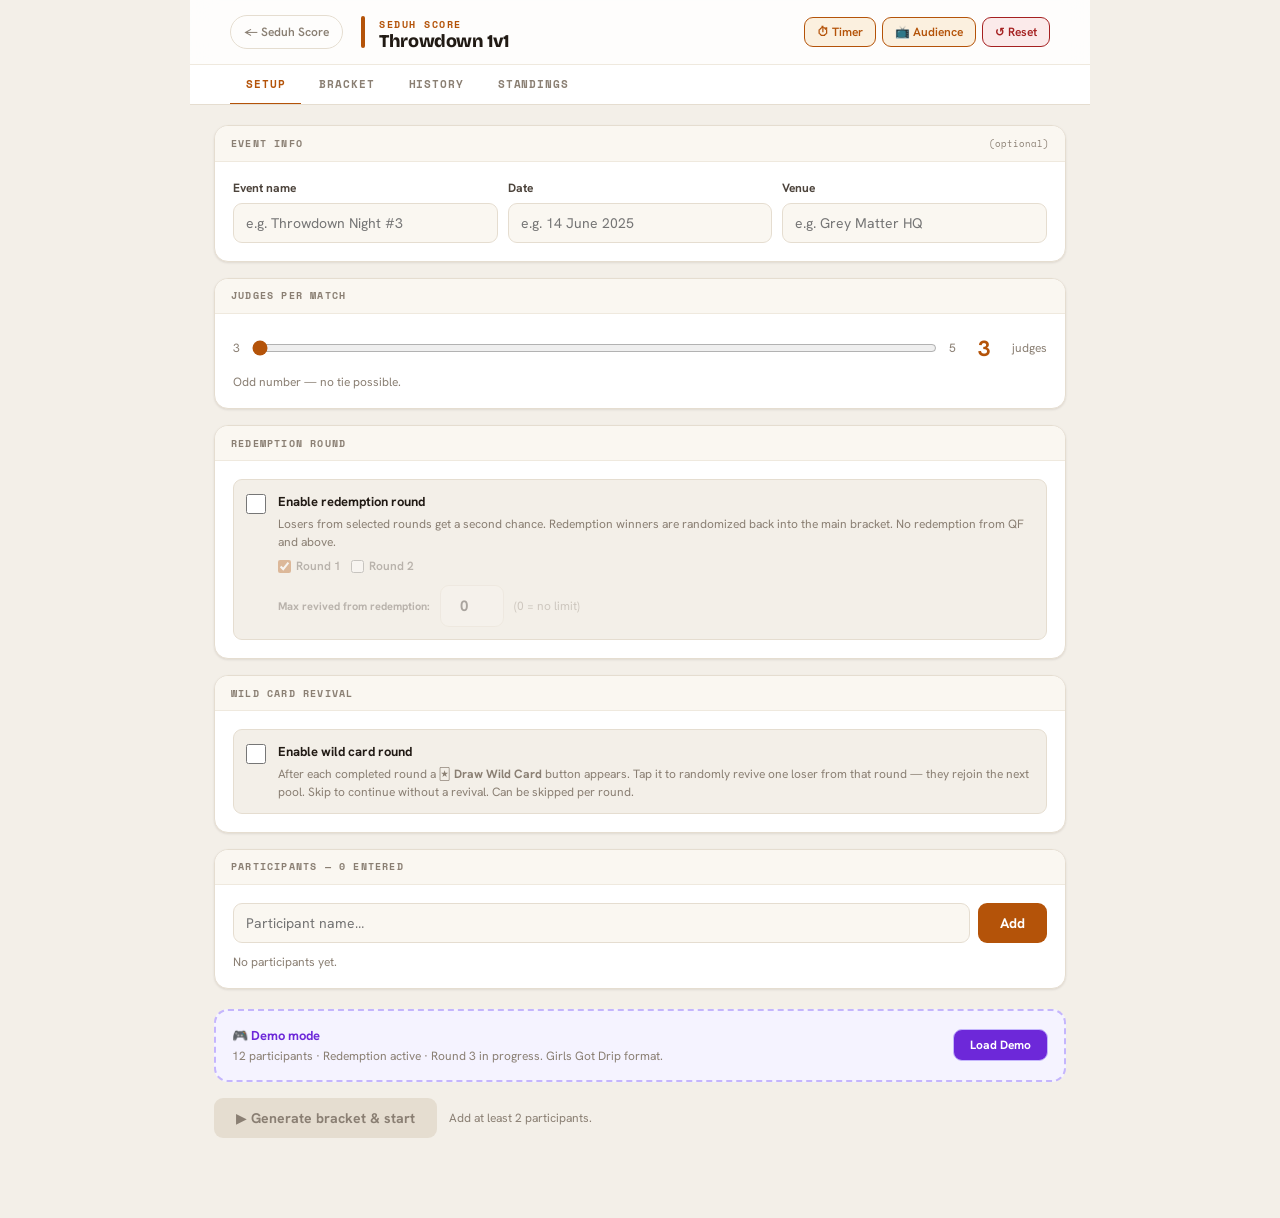
<file: throwdown/index.html>
<!DOCTYPE html>
<html lang="en">
<head>
<meta charset="UTF-8">
<meta name="viewport" content="width=device-width,initial-scale=1">
<title>Throwdown 1v1 — Seduh Score</title>
<link rel="stylesheet" href="../shared/theme.css">
<style>
/* ── Throwdown-specific styles ── */
.app{max-width:900px;margin:0 auto;padding:0 0 60px}
.hdr-btns{margin-left:auto;display:flex;align-items:center;gap:6px;flex-wrap:wrap}
.hdr-btn{display:flex;align-items:center;gap:4px;padding:6px 12px;border-radius:var(--rad-s);font-size:12px;cursor:pointer;font-weight:600;border:1.5px solid}
.body{padding:1.25rem 1.5rem;display:flex;flex-direction:column;gap:1rem}
/* Setup */
.judge-range{display:flex;align-items:center;gap:12px}
.judge-range input[type=range]{flex:1;accent-color:var(--am)}
.judge-count-display{font-size:22px;font-weight:700;color:var(--am);width:32px;text-align:center}
/* Redemption config */
.redemption-row{display:flex;align-items:flex-start;gap:12px;padding:.75rem;background:var(--bg);border:1.5px solid var(--border);border-radius:var(--rad-s)}
.big-check{width:20px;height:20px;accent-color:var(--am);cursor:pointer;flex-shrink:0;margin-top:2px}
.round-checks{display:flex;gap:10px;flex-wrap:wrap;margin-top:6px}
.round-check-item{display:flex;align-items:center;gap:5px;font-size:12px;font-weight:600;color:var(--txt2)}
.round-check-item.disabled-check{opacity:.35;cursor:not-allowed}
.round-check-item input{accent-color:var(--am)}
/* Participant entry */
.p-list{display:flex;flex-direction:column;gap:5px;margin-top:8px;max-height:260px;overflow-y:auto}
.p-item{display:flex;align-items:center;gap:8px;padding:6px 10px;background:var(--bg);border:1.5px solid var(--border);border-radius:var(--rad-s)}
.p-seed{font-size:11px;color:var(--txt3);width:20px;text-align:center;font-weight:700}
.p-name{flex:1;font-size:13px;font-weight:600}
.p-rm{background:none;border:none;cursor:pointer;color:var(--txt3);font-size:15px;line-height:1;padding:0}
/* Bracket */
.bracket-section{margin-bottom:1.25rem}
.bslot{background:var(--surface);border:1.5px solid var(--border);border-radius:var(--rad);overflow:hidden;box-shadow:0 1px 3px rgba(0,0,0,.06);margin-bottom:8px}
.bslot.active{border-color:var(--am-bd);border-left:4px solid var(--am)}
.bslot.done{border-color:var(--gn-bd);border-left:4px solid var(--gn)}
.bslot.redemption{border-color:var(--pu-bd);border-left:4px solid var(--pu)}
.bslot.redemption.active{border-color:var(--pu-bd)}
.bslot-hdr{display:flex;align-items:center;justify-content:space-between;padding:.4rem .85rem;background:var(--bg);border-bottom:1.5px solid var(--border2);font-size:11px;font-weight:700;color:var(--txt3);text-transform:uppercase;letter-spacing:.08em}
.bslot-teams{padding:.6rem .85rem;display:flex;flex-direction:column;gap:4px}
.bslot-team{display:flex;align-items:center;gap:8px;padding:4px 6px;border-radius:var(--rad-s)}
.bslot-team.winner-row{background:var(--gn-bg)}
.bslot-seed{font-size:10px;color:var(--txt3);width:22px;text-align:center;font-weight:700;background:var(--bg);border-radius:3px;padding:1px 3px;border:1px solid var(--border);flex-shrink:0}
.bslot-name{flex:1;font-size:13px;font-weight:600;color:var(--txt)}
.bslot-name.tbd{color:var(--txt3);font-style:italic;font-weight:400}
.bslot-name.winner{color:var(--gn);font-weight:700}
.bslot-name.loser{color:var(--txt3);font-weight:400}
.bslot-votes{font-size:14px;font-weight:700;color:var(--am);flex-shrink:0;min-width:28px;text-align:right}
.bslot-divider{height:1px;background:var(--border2);margin:0 .85rem}
.bslot-footer{padding:.5rem .85rem;display:flex;align-items:center;justify-content:space-between;background:var(--bg);border-top:1.5px solid var(--border2)}
.bslot-status{font-size:11px;color:var(--txt3);font-weight:600}
.bslot-status.ready{color:var(--am)}
.bslot-status.done-lbl{color:var(--gn);font-weight:700}
.bslot-status.bye{color:var(--bl);font-weight:600}
/* Scoring modal */
.score-modal{position:fixed;inset:0;z-index:500;background:rgba(0,0,0,.55);display:flex;align-items:center;justify-content:center;padding:1rem}
.score-modal-box{background:var(--surface);border-radius:var(--rad);width:100%;max-width:480px;box-shadow:0 8px 40px rgba(0,0,0,.2);overflow:hidden}
.score-modal-hdr{padding:.85rem 1.25rem;border-bottom:2px solid var(--border);display:flex;align-items:center;justify-content:space-between}
.score-modal-hdr h3{font-size:15px;font-weight:700}
.score-modal-body{padding:1.25rem}
.competitor-vote{display:flex;align-items:center;gap:12px;padding:.75rem;background:var(--bg);border:1.5px solid var(--border);border-radius:var(--rad-s);margin-bottom:10px}
.competitor-vote-name{flex:1;font-size:14px;font-weight:700}
.vote-btns{display:flex;gap:4px}
.vbtn{width:36px;height:36px;border-radius:var(--rad-s);border:1.5px solid var(--border);background:transparent;cursor:pointer;font-size:13px;font-weight:700;color:var(--txt2)}
.vbtn.on{background:var(--am);border-color:var(--am);color:#fff}
.vbtn:hover:not(.on):not(:disabled){background:var(--am-bg);border-color:var(--am-bd)}
.vbtn:disabled{opacity:.2;cursor:default}
.vote-total{font-size:18px;font-weight:700;color:var(--am);width:32px;text-align:center}
.vote-summary{padding:.75rem;background:var(--bg);border:1.5px solid var(--border);border-radius:var(--rad-s);font-size:13px;color:var(--txt2);margin-bottom:1rem;font-weight:600}
.vote-summary .winner-preview{color:var(--gn);font-weight:700}
.vote-summary .tie-preview{color:var(--rd);font-weight:700}
/* History */
.hr-row{display:flex;align-items:center;gap:8px;padding:.7rem 1rem;background:var(--surface);border:1.5px solid var(--border);border-radius:var(--rad);flex-wrap:wrap}
.hr-rb{font-size:10px;color:var(--txt3);background:var(--bg);border:1.5px solid var(--border);border-radius:var(--rad-s);padding:2px 7px;white-space:nowrap;flex-shrink:0;text-transform:uppercase;letter-spacing:.05em;font-weight:700}
.hr-rb.rd{background:var(--pu-bg);border-color:var(--pu-bd);color:var(--pu)}
.hr-t{flex:1;font-size:13px;overflow:hidden;text-overflow:ellipsis;white-space:nowrap}
.hr-t.w{font-weight:700;color:var(--am)}
.hr-v{font-size:16px;font-weight:700;flex-shrink:0}
.hvs{font-size:10px;color:var(--txt3);padding:0 3px;flex-shrink:0;font-weight:700}
</style>
</head>
<body>
<!-- Timer overlay (shared) -->
<div id="tmr-overlay">
  <div class="tmr-extras">
    <div class="tmr-presets">
      <button class="tmr-preset" data-secs="300">5 min</button>
      <button class="tmr-preset" data-secs="420">7 min</button>
      <button class="tmr-preset" data-secs="600">10 min</button>
      <button class="tmr-preset" data-secs="900">15 min</button>
    </div>
  </div>
  <div class="tmr-display" id="tmr-display">10:00</div>
  <div class="tmr-extras">
    <div class="tmr-controls">
      <button class="tmr-btn tmr-start" id="tmr-start">▶ Start</button>
      <button class="tmr-btn tmr-pause" id="tmr-pause">⏸ Pause</button>
      <button class="tmr-btn tmr-reset" id="tmr-reset">↺ Reset</button>
    </div>
    <div class="tmr-footer">
      <button id="tmr-close">✕ Close</button>
      <button id="tmr-fs">⛶ Fullscreen</button>
    </div>
  </div>
</div>

<!-- Audience overlay (shared) -->
<div id="aud-overlay">
  <div class="aud-banner">
    <div class="aud-ac"></div>
    <div class="aud-title-block">
      <div class="aud-sub">Seduh Score</div>
      <div style="display:flex;align-items:center;gap:8px">
        <div class="aud-title">Throwdown 1v1</div>
        <span class="aud-module-tag badge badge-pu" id="aud-module-tag"></span>
      </div>
    </div>
    <div class="aud-ts" id="aud-ts"></div>
    <button class="aud-close" id="aud-close">✕ Close</button>
  </div>
  <div class="aud-body">
    <div class="aud-panel"><div class="aud-sec-title">Standings</div><div id="aud-lb"></div></div>
    <div class="aud-panel"><div class="aud-sec-title">Match results</div><div id="aud-hist"></div></div>
  </div>
</div>

<!-- Score entry modal -->
<div id="score-modal" style="display:none" class="score-modal">
  <div class="score-modal-box">
    <div class="score-modal-hdr">
      <h3 id="sm-title">Score Match</h3>
      <button class="btn-o" id="sm-cancel">✕ Cancel</button>
    </div>
    <div class="score-modal-body" id="sm-body"></div>
  </div>
</div>

<div class="app" id="app"></div>

<script src="../shared/storage.js"></script>
<script src="../shared/timer.js"></script>
<script src="../shared/audience.js"></script>
<script>
const STORE = Store('seduh_throwdown_v1');
let mid = 0;

const DEFAULT_STATE = () => ({
  eventName: '', eventDate: '', eventVenue: '',
  judges: 3,
  redemption: false,
  redemptionRounds: { r1: true, r2: false },
  redemptionCap: 0,    // 0 = no cap; N = max N winners revived from redemption
  wildCard: false,     // enable random loser revival after each main round
  participants: [],
  bracket: null,
  matches: [],
  tab: 'setup',
  scoringMatchId: null,
});

let S = DEFAULT_STATE();

/* ── Load ── */
(function(){
  const d = STORE.load();
  if (d) {
    S = { ...DEFAULT_STATE(), ...d };
    mid = d._mid || 0;
  }
})();

function save() {
  STORE.save({ ...S, _mid: mid });
}

/* ── Bracket helpers ── */
function shuffle(arr) {
  const a = [...arr];
  for (let i = a.length-1; i > 0; i--) {
    const j = Math.floor(Math.random() * (i+1));
    [a[i],a[j]] = [a[j],a[i]];
  }
  return a;
}

function buildPairs(names) {
  // Returns [{id, t1, t2, bye:false}] — if odd, last gets bye
  const pairs = [];
  const list = [...names];
  while (list.length >= 2) {
    pairs.push({ id: String(mid++), t1: list.shift(), t2: list.shift(), bye: false, matchId: null, winner: null, loser: null, votes1: 0, votes2: 0 });
  }
  if (list.length === 1) {
    pairs.push({ id: String(mid++), t1: list[0], t2: null, bye: true, matchId: null, winner: list[0], loser: null, votes1: 0, votes2: 0 });
  }
  return pairs;
}

function generateBracket() {
  const names = shuffle(S.participants.map(p => p.name));
  const b = {
    rounds: [],           // [{label, phase:'main'|'redemption', pairs:[]}]
    mainPool: [],         // names in main bracket
    redemptionPool: [],   // names awaiting redemption
    mergedPool: [],       // after redemption merge
    phase: 'main',        // 'main' | 'redemption' | 'elimination' | 'done'
    currentRound: 0,
    mainRoundsDone: 0,
  };

  // Round 1
  const r1pairs = buildPairs(names);
  b.rounds.push({ label: 'Round 1', phase: 'main', roundNum: 1, pairs: r1pairs });
  b.mainPool = [];
  b.redemptionPool = [];
  S.bracket = b;
  save();
}

function getActiveRound() {
  if (!S.bracket) return null;
  return S.bracket.rounds[S.bracket.rounds.length - 1];
}

function isRoundComplete(round) {
  return round.pairs.every(p => p.bye || p.winner !== null);
}

function advanceBracket() {
  const b = S.bracket;
  const lastRound = b.rounds[b.rounds.length - 1];
  if (!isRoundComplete(lastRound)) return;

  const winners = lastRound.pairs.map(p => p.winner).filter(Boolean);
  const losers  = lastRound.pairs.filter(p => !p.bye && p.loser).map(p => p.loser);

  if (lastRound.phase === 'main') {
    b.mainRoundsDone++;
    const roundNum = b.mainRoundsDone;

    // Wild card: pause before advancing so organizer can draw
    if (S.wildCard && !b.wildCards) b.wildCards = {};
    if (S.wildCard && b.wildCards[roundNum] === undefined && losers.length > 0 && winners.length > 1) {
      b.pendingWildCard = roundNum;
      b.pendingWildCardLosers = losers;
      save(); return; // wait for draw or skip
    }

    // Collect wild card person if drawn (not skipped)
    const wcPerson = S.wildCard && b.wildCards && b.wildCards[roundNum];
    const advancingWinners = wcPerson ? [...winners, wcPerson] : winners;

    // Collect losers into redemption pool if enabled for this round
    const rdKey = 'r' + roundNum;
    if (S.redemption && S.redemptionRounds[rdKey]) {
      // Exclude wild card person from redemption pool
      b.redemptionPool.push(...losers.filter(l => l !== wcPerson));
    }

    // Fire redemption round if pool is ready
    if (S.redemption && b.redemptionPool.length >= 2 && S.redemptionRounds[rdKey]) {
      const rdPairs = buildPairs(shuffle(b.redemptionPool));
      b.rounds.push({ label: 'Redemption Round ' + roundNum, phase: 'redemption', roundNum, pairs: rdPairs });
      b.redemptionPool = [];
      b.phase = 'redemption';
    } else if (advancingWinners.length >= 2) {
      const nextPairs = buildPairs(shuffle(advancingWinners));
      const nextLabel = getNextRoundLabel(b, advancingWinners.length);
      b.rounds.push({ label: nextLabel, phase: 'main', roundNum: b.mainRoundsDone + 1, pairs: nextPairs });
      b.phase = 'main';
    } else if (advancingWinners.length === 1) {
      b.phase = 'done';
    }
  } else if (lastRound.phase === 'redemption') {
    // Apply redemption cap if set
    const cap = S.redemptionCap > 0 ? S.redemptionCap : winners.length;
    const rdWinners = winners.slice(0, cap);

    const mainWinners = b.rounds
      .filter(r => r.phase === 'main' && isRoundComplete(r))
      .slice(-1)[0]?.pairs.map(p => p.winner).filter(Boolean) || [];

    const merged = shuffle([...mainWinners, ...rdWinners]);
    if (merged.length >= 2) {
      const nextLabel = getNextRoundLabel(b, merged.length);
      const nextPairs = buildPairs(merged);
      b.rounds.push({ label: nextLabel, phase: 'main', roundNum: b.mainRoundsDone + 1, pairs: nextPairs });
      b.phase = 'main';
    } else {
      b.phase = 'done';
    }
  }
  save();
}

function drawWildCard() {
  const b = S.bracket;
  const losers = b.pendingWildCardLosers || [];
  if (!losers.length) return;
  const lucky = losers[Math.floor(Math.random() * losers.length)];
  if (!b.wildCards) b.wildCards = {};
  b.wildCards[b.pendingWildCard] = lucky;  // store drawn name
  b.pendingWildCard = null;
  b.pendingWildCardLosers = [];
  save();
  render(); // show reveal banner, then advance happens via bind
}

function skipWildCard() {
  const b = S.bracket;
  if (!b.wildCards) b.wildCards = {};
  b.wildCards[b.pendingWildCard] = null;  // null = skipped
  b.pendingWildCard = null;
  b.pendingWildCardLosers = [];
  save();
  advanceBracket();
  render();
}

function getNextRoundLabel(b, count) {
  if (count <= 2) return 'Final';
  if (count <= 4) return 'Semi Finals';
  if (count <= 8) return 'Quarter Finals';
  return 'Round ' + (b.mainRoundsDone + 1);
}

function openScoring(matchId) {
  S.scoringMatchId = matchId;
  renderScoreModal();
  document.getElementById('score-modal').style.display = 'flex';
}

function closeScoring() {
  S.scoringMatchId = null;
  document.getElementById('score-modal').style.display = 'none';
}

/* ── Score modal render ── */
function renderScoreModal() {
  const mid = S.scoringMatchId;
  if (!mid) return;

  // Find pair in bracket
  let pair = null;
  for (const round of S.bracket.rounds) {
    const p = round.pairs.find(x => x.id === mid);
    if (p) { pair = p; break; }
  }
  if (!pair) return;

  const judges = S.judges;
  const v1 = pair.votes1 || 0;
  const v2 = pair.votes2 || 0;
  const total = v1 + v2;
  const remaining = judges - total;

  let preview = '';
  if (total === judges) {
    if (v1 > v2) preview = '<span class="winner-preview">🏆 ' + pair.t1 + ' wins</span>';
    else if (v2 > v1) preview = '<span class="winner-preview">🏆 ' + pair.t2 + ' wins</span>';
    else preview = '<span class="tie-preview">⚠️ Tie — check judge count (odd number recommended)</span>';
  } else {
    preview = remaining + ' vote' + (remaining !== 1 ? 's' : '') + ' remaining';
  }

  document.getElementById('sm-title').textContent = pair.t1 + ' vs ' + pair.t2;
  document.getElementById('sm-body').innerHTML =
    '<div class="competitor-vote"><div class="competitor-vote-name">' + pair.t1 + '</div>'
    + '<div class="vote-btns">' + Array.from({length: judges+1}, (_,i) =>
        '<button class="vbtn'+(v1===i?' on':'')+'" data-team="1" data-v="'+i+'"'+(i>judges-v2?' disabled':'')+'>'+i+'</button>'
      ).join('') + '</div><div class="vote-total">'+v1+'</div></div>'
    + '<div style="text-align:center;font-size:11px;color:var(--txt3);font-weight:700;padding:.25rem 0">JUDGES: '+judges+'</div>'
    + '<div class="competitor-vote"><div class="competitor-vote-name">' + pair.t2 + '</div>'
    + '<div class="vote-btns">' + Array.from({length: judges+1}, (_,i) =>
        '<button class="vbtn'+(v2===i?' on':'')+'" data-team="2" data-v="'+i+'"'+(i>judges-v1?' disabled':'')+'>'+i+'</button>'
      ).join('') + '</div><div class="vote-total">'+v2+'</div></div>'
    + '<div class="vote-summary">' + preview + '</div>'
    + '<button class="btn-p" id="sm-confirm" style="width:100%"'+(total!==judges||v1===v2?' disabled':'')+'>Confirm Result</button>';

  // Bind vote buttons
  document.querySelectorAll('.vbtn').forEach(btn => btn.addEventListener('click', () => {
    const team = +btn.dataset.team, v = +btn.dataset.v;
    if (team === 1) pair.votes1 = v;
    else pair.votes2 = v;
    renderScoreModal();
  }));

  document.getElementById('sm-confirm')?.addEventListener('click', () => {
    pair.winner = pair.votes1 > pair.votes2 ? pair.t1 : pair.t2;
    pair.loser  = pair.votes1 > pair.votes2 ? pair.t2 : pair.t1;
    closeScoring();
    advanceBracket();
    render();
  });

  document.getElementById('sm-cancel')?.addEventListener('click', closeScoring);
}

/* ── Standings ── */
function calcStandings() {
  const wins = {}, losses = {}, played = {};
  S.participants.forEach(p => { wins[p.name]=0; losses[p.name]=0; played[p.name]=0; });
  if (S.bracket) {
    S.bracket.rounds.forEach(round => {
      round.pairs.filter(p => p.winner).forEach(p => {
        if (p.bye) return;
        wins[p.winner] = (wins[p.winner]||0) + 1;
        losses[p.loser] = (losses[p.loser]||0) + 1;
        played[p.t1] = (played[p.t1]||0) + 1;
        played[p.t2] = (played[p.t2]||0) + 1;
      });
    });
  }
  return S.participants.map(p => ({
    name: p.name,
    wins: wins[p.name]||0,
    losses: losses[p.name]||0,
    played: played[p.name]||0,
  })).sort((a,b) => b.wins-a.wins || a.losses-b.losses);
}

/* ── Render ── */
function render() {
  save();
  document.getElementById('app').innerHTML = rMain();
  bind();
}

function rMain() {
  return '<div class="plat-hdr">'
    + '<a href="../index.html" class="plat-back">← Seduh Score</a>'
    + '<div class="plat-hdr-ac" style="width:4px;height:32px;background:var(--am);border-radius:2px;margin-left:4px"></div>'
    + '<div><div class="plat-hdr-sub" style="font-size:10px;color:var(--am);font-weight:700;letter-spacing:.15em;text-transform:uppercase">Seduh Score</div>'
    + '<div class="plat-hdr-name">Throwdown 1v1</div></div>'
    + '<div class="hdr-btns"><button class="hdr-btn btn-am" id="tmrbtn">⏱ Timer</button>'
    + '<button class="hdr-btn btn-am" id="audbtn">📺 Audience</button>'
    + '<button class="hdr-btn btn-rd" id="resetbtn">↺ Reset</button></div></div>'
    + '<div class="tabs">'
    + [['setup','Setup'],['bracket','Bracket'],['history','History'],['standings','Standings']]
      .map(([t,l]) => '<button class="tbtn'+(S.tab===t?' on':'')+'" data-tab="'+t+'">'+l+'</button>').join('')
    + '</div>'
    + '<div class="body">'
    + (S.tab==='setup'?rSetup():S.tab==='bracket'?rBracket():S.tab==='history'?rHistory():rStandings())
    + '</div>';
}

function rSetup() {
  const maxR = S.bracket ? 'QF and below' : 'all rounds';
  const canGen = S.participants.length >= 2;
  return '<div class="card"><div class="card-hdr">Event info <span style="font-weight:400;text-transform:none;letter-spacing:0;font-size:9px">(optional)</span></div><div class="card-body">'
    + '<div style="display:grid;grid-template-columns:1fr 1fr 1fr;gap:10px">'
    + '<div><label class="field-lbl">Event name</label><input id="ev-name" type="text" value="'+S.eventName+'" placeholder="e.g. Throwdown Night #3"/></div>'
    + '<div><label class="field-lbl">Date</label><input id="ev-date" type="text" value="'+S.eventDate+'" placeholder="e.g. 14 June 2025"/></div>'
    + '<div><label class="field-lbl">Venue</label><input id="ev-venue" type="text" value="'+S.eventVenue+'" placeholder="e.g. Grey Matter HQ"/></div>'
    + '</div></div></div>'

    + '<div class="card"><div class="card-hdr">Judges per match</div><div class="card-body">'
    + '<div class="judge-range"><span class="hint">3</span><input type="range" id="judge-range" min="3" max="5" step="1" value="'+S.judges+'"/><span class="hint">5</span>'
    + '<div class="judge-count-display" id="judge-display">'+S.judges+'</div><span class="hint">judges</span></div>'
    + '<p class="hint" style="margin-top:8px">'+(S.judges%2===0?'⚠️ Even number — tie is possible. The extra judge acts as tiebreaker.':'Odd number — no tie possible.')+'</p>'
    + '</div></div>'

    + '<div class="card"><div class="card-hdr">Redemption round</div><div class="card-body">'
    + '<div class="redemption-row"><input type="checkbox" class="big-check" id="rd-enable"'+(S.redemption?' checked':'')+'>'
    + '<div><div style="font-size:13px;font-weight:700;margin-bottom:4px">Enable redemption round</div>'
    + '<p class="hint">Losers from selected rounds get a second chance. Redemption winners are randomized back into the main bracket. No redemption from QF and above.</p>'
    + '<div class="round-checks" id="rd-rounds" style="'+(S.redemption?'':'opacity:.35;pointer-events:none')+'">'
    + '<label class="round-check-item"><input type="checkbox" id="rd-r1"'+(S.redemptionRounds.r1?' checked':'')+'> Round 1</label>'
    + '<label class="round-check-item"><input type="checkbox" id="rd-r2"'+(S.redemptionRounds.r2?' checked':'')+'> Round 2</label>'
    + '</div>'
    + '<div id="rd-cap-row" style="display:flex;align-items:center;gap:10px;margin-top:10px;'+(S.redemption?'':'opacity:.35;pointer-events:none')+'">'
    + '<label class="field-lbl" style="margin-bottom:0;white-space:nowrap;font-size:11px">Max revived from redemption:</label>'
    + '<input type="number" id="rd-cap" min="0" max="50" value="'+S.redemptionCap+'" style="width:64px;text-align:center;font-size:15px;font-weight:700"/>'
    + '<span class="hint">(0 = no limit)</span>'
    + '</div>'
    + '</div></div>'
    + '</div></div>'

    + '<div class="card"><div class="card-hdr">Wild card revival</div><div class="card-body">'
    + '<div class="redemption-row"><input type="checkbox" class="big-check" id="wc-enable"'+(S.wildCard?' checked':'')+'>'
    + '<div><div style="font-size:13px;font-weight:700;margin-bottom:4px">Enable wild card round</div>'
    + '<p class="hint">After each completed round a <strong>🃏 Draw Wild Card</strong> button appears. Tap it to randomly revive one loser from that round — they rejoin the next pool. Skip to continue without a revival. Can be skipped per round.</p>'
    + '</div></div>'
    + '</div></div>'

    + '<div class="card"><div class="card-hdr">Participants — '+S.participants.length+' entered</div><div class="card-body">'
    + '<div class="ir"><input id="p-inp" type="text" placeholder="Participant name…" style="width:auto"/><button class="btn-p" id="p-add">Add</button></div>'
    + (S.participants.length ? '<div class="p-list">'+S.participants.map((p,i)=>'<div class="p-item"><span class="p-seed">'+(i+1)+'</span><span class="p-name">'+p.name+'</span><button class="p-rm" data-prm="'+p.name+'">×</button></div>').join('')+'</div>' : '<p class="hint" style="margin-top:10px">No participants yet.</p>')
    + '</div></div>'

    +'<div style="margin-top:.25rem;padding:.9rem 1rem;background:#F5F3FF;border:2px dashed #C4B5FD;border-radius:var(--rad);display:flex;align-items:center;justify-content:space-between;gap:12px;flex-wrap:wrap">'+'<div><div style="font-size:13px;font-weight:700;color:#6D28D9;margin-bottom:2px">🎮 Demo mode</div>'+'<p class="hint">12 participants · Redemption active · Round 3 in progress. Girls Got Drip format.</p></div>'+'<button style="padding:7px 16px;border-radius:var(--rad-s);border:1.5px solid #C4B5FD;background:#6D28D9;color:#fff;font-size:12px;font-weight:700;cursor:pointer" id="load-demo">Load Demo</button></div>'
    + '<div style="display:flex;align-items:center;gap:12px;flex-wrap:wrap">'
    + '<button class="btn-p" id="gen-bracket"'+(canGen?'':' disabled')+'>▶ Generate bracket &amp; start</button>'
    + (canGen ? '<span class="hint">'+S.participants.length+' participants · '+Math.ceil(S.participants.length/2)+' matches in round 1'+(S.participants.length%2?' + 1 bye':'')+'</span>' : '<span class="hint">Add at least 2 participants.</span>')
    + '</div>';
}

function rBracket() {
  if (!S.bracket) return '<div class="empty">No bracket yet. Go to Setup and generate one.</div>';
  const b = S.bracket;
  let out = '';
  b.rounds.forEach((round, ri) => {
    const isRd = round.phase === 'redemption';
    out += '<div class="bracket-section">'
      + '<div class="section-title">'+(isRd?'🔄 ':'⚔️ ')+round.label+(isRd?' <span class="badge badge-pu" style="font-size:9px">Redemption</span>':'')+'</div>'
      + round.pairs.map(pair => {
          const isCurrent = ri === b.rounds.length - 1 && !isRoundComplete(round);
          const isDone = pair.winner !== null;
          const hasBoth = pair.t1 && pair.t2 && !pair.bye;
          const cls = pair.bye ? '' : isDone ? ' done' : hasBoth && isCurrent ? ' active' : '';
          const rdCls = isRd ? ' redemption' : '';

          let footer = '';
          if (pair.bye) {
            footer = '<div class="bslot-footer"><span class="bslot-status bye">🎫 Bye — advances automatically</span></div>';
          } else if (isDone) {
            footer = '<div class="bslot-footer"><span class="bslot-status done-lbl">🏆 '+pair.winner+' advances</span><button class="btn-sm btn-o" style="font-size:10px" data-reopen="'+pair.id+'">Edit</button></div>';
          } else if (hasBoth && isCurrent) {
            footer = '<div class="bslot-footer"><span class="bslot-status ready">Ready to score</span><button class="btn-sm btn-am" data-score="'+pair.id+'">▶ Score</button></div>';
          } else {
            footer = '<div class="bslot-footer"><span class="bslot-status">⏳ Awaiting previous results</span></div>';
          }

          const t1cls = isDone ? (pair.t1===pair.winner?' winner':' loser') : '';
          const t2cls = isDone ? (pair.t2===pair.winner?' winner':' loser') : '';

          return '<div class="bslot'+cls+rdCls+'">'
            + '<div class="bslot-hdr"><span>Match</span>'+(pair.votes1||pair.votes2?'<span style="font-size:10px">'+pair.votes1+' – '+pair.votes2+'</span>':'')+'</div>'
            + '<div class="bslot-teams">'
            + '<div class="bslot-team'+(pair.t1===pair.winner?' winner-row':'')+'"><span class="bslot-name'+(pair.t1?t1cls:' tbd')+'">'+(pair.t1||'TBD')+'</span>'+(pair.votes1>0?'<span class="bslot-votes">'+pair.votes1+'</span>':'')+'</div>'
            + (pair.bye ? '' : '<div class="bslot-divider"></div><div class="bslot-team'+(pair.t2===pair.winner?' winner-row':'')+'"><span class="bslot-name'+(pair.t2?t2cls:' tbd')+'">'+(pair.t2||'TBD')+'</span>'+(pair.votes2>0?'<span class="bslot-votes">'+pair.votes2+'</span>':'')+'</div>')
            + '</div>'+footer+'</div>';
        }).join('')
      + '</div>';
  });

  // Wild card pending — show draw interface
  if (b.pendingWildCard) {
    const losers = b.pendingWildCardLosers || [];
    out += '<div style="padding:1.25rem;background:var(--pu-bg);border:2px solid var(--pu-bd);border-radius:var(--rad);margin-bottom:1rem">'
      + '<div style="font-size:11px;font-weight:700;color:var(--pu);letter-spacing:.15em;text-transform:uppercase;margin-bottom:6px">🃏 Wild Card Round</div>'
      + '<p style="font-size:13px;color:var(--txt2);margin-bottom:12px">Round complete. Draw a wild card to randomly revive one eliminated competitor, or skip to continue.</p>'
      + '<div style="display:flex;gap:10px;flex-wrap:wrap">'
      + '<button class="btn-p" id="do-draw-wc" style="background:var(--pu);border-color:var(--pu)">🃏 Draw Wild Card ('+ losers.length +' in pool)</button>'
      + '<button class="btn-o" id="skip-wc">Skip → Continue</button>'
      + '</div></div>';
  }

  // Wild card just drawn — show reveal
  if (S.wildCard && b.wildCards) {
    const latest = Object.entries(b.wildCards).filter(([,v])=>v).slice(-1)[0];
    if (latest && b.rounds.length > 0) {
      const drawnRound = +latest[0];
      const drawnName = latest[1];
      // Only show reveal for the most recent draw, on the round immediately after
      const justDone = b.mainRoundsDone === drawnRound;
      if (justDone) {
        out = '<div style="padding:1.25rem;background:var(--pu-bg);border:2px solid var(--pu-bd);border-radius:var(--rad);margin-bottom:1rem;text-align:center">'
          + '<div style="font-size:11px;font-weight:700;color:var(--pu);letter-spacing:.15em;text-transform:uppercase;margin-bottom:6px">🃏 Wild Card Drawn!</div>'
          + '<div style="font-size:22px;font-weight:700;color:var(--pu);margin-bottom:4px">'+drawnName+'</div>'
          + '<p style="font-size:12px;color:var(--txt3)">Revived and entering the next round</p>'
          + '</div>' + out;
      }
    }
  }

  if (b.phase === 'done') {
    const allWinners = b.rounds.filter(r=>r.phase==='main').map(r=>r.pairs).flat().filter(p=>p.winner&&!p.bye);
    const finalPair = allWinners[allWinners.length-1];
    if (finalPair) {
      out += '<div style="padding:1.5rem;background:var(--am-bg);border:2px solid var(--am-bd);border-radius:var(--rad);text-align:center;margin-top:.5rem">'
        + '<div style="font-size:11px;font-weight:700;color:var(--am);letter-spacing:.15em;text-transform:uppercase;margin-bottom:6px">🏆 Champion</div>'
        + '<div style="font-size:26px;font-weight:700;color:var(--am)">'+finalPair.winner+'</div>'
        + '</div>';
    }
  }
  return out || '<div class="empty">Bracket is empty.</div>';
}

function rHistory() {
  if (!S.bracket) return '<div class="empty">No bracket generated yet.</div>';
  const done = S.bracket.rounds.flatMap(r => r.pairs.filter(p => p.winner && !p.bye).map(p => ({...p, roundLabel: r.label, isRd: r.phase==='redemption'})));
  if (!done.length) return '<div class="empty">No matches completed yet.</div>';
  return '<div style="display:flex;flex-direction:column;gap:7px">'
    + done.map(p => '<div class="hr-row">'
      + '<div class="hr-rb'+(p.isRd?' rd':'')+'">'+p.roundLabel+'</div>'
      + '<div class="hr-t'+(p.winner===p.t1?' w':'')+'">'+p.t1+'</div>'
      + '<div class="hr-v" style="color:'+(p.winner===p.t1?'var(--am)':'var(--txt3)')+'">'+p.votes1+'</div>'
      + '<div class="hvs">vs</div>'
      + '<div class="hr-v" style="color:'+(p.winner===p.t2?'var(--am)':'var(--txt3)')+'">'+p.votes2+'</div>'
      + '<div class="hr-t'+(p.winner===p.t2?' w':'')+'" style="text-align:right">'+p.t2+'</div>'
      + '</div>').join('')
    + '</div>';
}

function rStandings() {
  const st = calcStandings();
  if (!st.length) return '<div class="empty">Add participants in Setup.</div>';
  return '<div style="font-size:15px;font-weight:700;margin-bottom:.85rem">Standings</div>'
    + '<div style="display:flex;flex-direction:column;gap:7px">'
    + st.map((s,i) => '<div class="lb-row">'
      + '<div class="rnk '+(i===0?'r1':i===1?'r2':i===2?'r3':'ro')+'">'+(i+1)+'</div>'
      + '<div class="lb-name">'+s.name+'</div>'
      + '<div style="text-align:center;font-size:12px;font-weight:600;color:var(--txt2);flex-shrink:0">'+s.wins+'W / '+s.losses+'L<div style="font-size:10px;color:var(--txt3)">'+s.played+' played</div></div>'
      + '</div>').join('')
    + '</div>';
}

/* ── Audience ── */
function showAudience() {
  const st = calcStandings();
  const rnkSt = i => i===0?'background:#D97706;color:#fff':i===1?'background:#9CA3AF;color:#fff':i===2?'background:#92400E;color:#fff':'background:#F3F4F6;color:#6B7280;border:1.5px solid #E5E7EB';
  const lbHTML = st.length ? st.map((s,i)=>'<div class="aud-lb-row"><div class="aud-rnk" style="'+rnkSt(i)+'">'+(i+1)+'</div><div class="aud-name">'+s.name+'</div><div class="aud-rec">'+s.wins+'W/'+s.losses+'L<br><span style="font-size:10px">'+s.played+' played</span></div></div>').join('') : '<div style="text-align:center;padding:2.5rem;color:#9CA3AF">No data yet.</div>';
  const done = S.bracket ? S.bracket.rounds.flatMap(r => r.pairs.filter(p=>p.winner&&!p.bye).map(p=>({...p,roundLabel:r.label,isRd:r.phase==='redemption'}))).reverse() : [];
  const histHTML = done.length ? done.map(p=>'<div class="aud-h-row"><div class="aud-h-rb">'+p.roundLabel+'</div><div style="flex:1;font-size:14px;font-weight:'+(p.winner===p.t1?700:500)+';color:'+(p.winner===p.t1?'#B45309':'#374151')+';overflow:hidden;text-overflow:ellipsis;white-space:nowrap">'+p.t1+'</div><div style="font-size:22px;font-weight:700;color:'+(p.winner===p.t1?'#B45309':'#6B7280')+';flex-shrink:0">'+p.votes1+'</div><div style="font-size:11px;color:#9CA3AF;padding:0 4px;flex-shrink:0">vs</div><div style="font-size:22px;font-weight:700;color:'+(p.winner===p.t2?'#B45309':'#6B7280')+';flex-shrink:0">'+p.votes2+'</div><div style="flex:1;font-size:14px;font-weight:'+(p.winner===p.t2?700:500)+';color:'+(p.winner===p.t2?'#B45309':'#374151')+';overflow:hidden;text-overflow:ellipsis;white-space:nowrap;text-align:right">'+p.t2+'</div></div>').join('') : '<div style="text-align:center;padding:2.5rem;color:#9CA3AF">No results yet.</div>';
  const now = new Date().toLocaleTimeString([],{hour:'2-digit',minute:'2-digit'});
  document.getElementById('aud-ts').innerHTML = (S.eventName||'Throwdown 1v1')+'<br>'+now;
  document.getElementById('aud-lb').innerHTML = lbHTML;
  document.getElementById('aud-hist').innerHTML = histHTML;
  document.getElementById('aud-overlay').classList.add('show');
}

/* ── Bind ── */
function bind() {
  const $ = id => document.getElementById(id);
  const on = (id,ev,fn) => { const el=$(id); if(el) el.addEventListener(ev,fn); };

  Timer.init();
  on('tmrbtn','click',() => Timer.open());
  on('aud-close','click',() => document.getElementById('aud-overlay').classList.remove('show'));
  on('audbtn','click',() => showAudience());

  // Tabs
  document.querySelectorAll('[data-tab]').forEach(b => b.addEventListener('click',()=>{S.tab=b.dataset.tab;render();}));

  // Reset
  on('resetbtn','click',() => {
    if (confirm('Reset ALL throwdown data? Cannot be undone.')) {
      STORE.clear(); mid=0; S=DEFAULT_STATE(); render();
    }
  });

  // Event info
  [['ev-name','eventName'],['ev-date','eventDate'],['ev-venue','eventVenue']].forEach(([id,key])=>{
    on(id,'input',() => { S[key]=$(id).value; save(); });
  });

  // Judge range
  on('judge-range','input',() => {
    S.judges = +$('judge-range').value;
    $('judge-display').textContent = S.judges;
    save();
  });

  // Redemption
  on('rd-enable','change',() => {
    S.redemption = $('rd-enable').checked;
    const off = 'opacity:.35;pointer-events:none';
    const on2 = '';
    $('rd-rounds').style.cssText = S.redemption ? on2 : off;
    $('rd-cap-row').style.cssText = S.redemption ? on2 : off;
    save();
  });
  on('rd-r1','change',() => { S.redemptionRounds.r1 = $('rd-r1').checked; save(); });
  on('rd-r2','change',() => { S.redemptionRounds.r2 = $('rd-r2').checked; save(); });
  on('rd-cap','change',() => { S.redemptionCap = Math.max(0, +$('rd-cap').value||0); save(); });

  // Wild card
  on('wc-enable','change',() => { S.wildCard = $('wc-enable').checked; save(); });
  on('do-draw-wc','click',() => { drawWildCard(); advanceBracket(); render(); });
  on('skip-wc','click',() => { skipWildCard(); });

  // Participants
  const addP = () => {
    const inp = $('p-inp'); if (!inp) return;
    const name = inp.value.trim();
    if (name && !S.participants.some(p => p.name.toLowerCase()===name.toLowerCase())) {
      S.participants.push({ name });
      inp.value=''; render();
    } else inp.value='';
  };
  on('p-add','click', addP);
  on('p-inp','keydown', e => e.key==='Enter' && addP());
  document.querySelectorAll('[data-prm]').forEach(b => b.addEventListener('click',()=>{
    S.participants = S.participants.filter(p=>p.name!==b.dataset.prm); render();
  }));

  // Generate bracket
  on('gen-bracket','click',() => { mid=0; generateBracket(); S.tab='bracket'; render(); });

  // Score buttons
  document.querySelectorAll('[data-score]').forEach(b => b.addEventListener('click',()=>{
    S.scoringMatchId = b.dataset.score;
    renderScoreModal();
    document.getElementById('score-modal').style.display='flex';
  }));
  document.querySelectorAll('[data-reopen]').forEach(b => b.addEventListener('click',()=>{
    // Find and reset pair for editing
    for (const round of S.bracket.rounds) {
      const p = round.pairs.find(x=>x.id===b.dataset.reopen);
      if (p) { p.winner=null; p.loser=null; break; }
    }
    S.scoringMatchId = b.dataset.reopen;
    renderScoreModal();
    document.getElementById('score-modal').style.display='flex';
    render();
  }));
  on('sm-cancel','click', closeScoring);
  on('load-demo','click',()=>{if(confirm('Load demo data? This will replace your current data.')){loadThrowdownDemo();render();}});
}


/* ── Demo data ── */
function buildThrowdownDemo(){
  // Girls Got Drip Vol. 0 style — 12 participants, redemption R1 cap 4
  // Round 1 done, Redemption done, Round 3 in progress (2 matches done, 2 pending + 1 bye)
  const participants=[
    {name:'Aliya Roslan'},{name:'Darwisyah'},{name:'Seri Anindita'},{name:'Husna Azlan'},
    {name:'Nadia Syakira'},{name:'Fatin Najwa'},{name:'Raihana Malik'},{name:'Zulfiqah'},
    {name:'Amirah Suffian'},{name:'Norafiza'},{name:'Syaza Irdina'},{name:'Nur Haziqah'},
  ];
  const bracket={
    rounds:[
      {
        label:'Round 1',phase:'main',roundNum:1,
        pairs:[
          {id:'d0',t1:'Aliya Roslan',t2:'Darwisyah',bye:false,winner:'Aliya Roslan',loser:'Darwisyah',votes1:2,votes2:1},
          {id:'d1',t1:'Seri Anindita',t2:'Husna Azlan',bye:false,winner:'Seri Anindita',loser:'Husna Azlan',votes1:3,votes2:0},
          {id:'d2',t1:'Nadia Syakira',t2:'Fatin Najwa',bye:false,winner:'Nadia Syakira',loser:'Fatin Najwa',votes1:2,votes2:1},
          {id:'d3',t1:'Raihana Malik',t2:'Zulfiqah',bye:false,winner:'Zulfiqah',loser:'Raihana Malik',votes1:1,votes2:2},
          {id:'d4',t1:'Amirah Suffian',t2:'Norafiza',bye:false,winner:'Amirah Suffian',loser:'Norafiza',votes1:3,votes2:0},
          {id:'d5',t1:'Syaza Irdina',t2:'Nur Haziqah',bye:false,winner:'Syaza Irdina',loser:'Nur Haziqah',votes1:2,votes2:1},
        ]
      },
      {
        label:'Redemption Round 1',phase:'redemption',roundNum:1,
        pairs:[
          {id:'d6',t1:'Darwisyah',t2:'Husna Azlan',bye:false,winner:'Husna Azlan',loser:'Darwisyah',votes1:1,votes2:2},
          {id:'d7',t1:'Fatin Najwa',t2:'Raihana Malik',bye:false,winner:'Fatin Najwa',loser:'Raihana Malik',votes1:2,votes2:1},
          {id:'d8',t1:'Norafiza',t2:'Nur Haziqah',bye:false,winner:'Norafiza',loser:'Nur Haziqah',votes1:2,votes2:1},
        ]
      },
      {
        // 6 R1 winners + 3 redemption winners = 9 → 4 pairs + 1 bye
        label:'Round 3',phase:'main',roundNum:2,
        pairs:[
          {id:'d9', t1:'Aliya Roslan',t2:'Husna Azlan',bye:false,winner:'Aliya Roslan',loser:'Husna Azlan',votes1:2,votes2:1},
          {id:'d10',t1:'Fatin Najwa',t2:'Seri Anindita',bye:false,winner:'Fatin Najwa',loser:'Seri Anindita',votes1:2,votes2:1},
          {id:'d11',t1:'Nadia Syakira',t2:'Norafiza',bye:false,winner:null,loser:null,votes1:0,votes2:0},
          {id:'d12',t1:'Zulfiqah',t2:'Amirah Suffian',bye:false,winner:null,loser:null,votes1:0,votes2:0},
          {id:'d13',t1:'Syaza Irdina',t2:null,bye:true,winner:'Syaza Irdina',loser:null,votes1:0,votes2:0},
        ]
      },
    ],
    mainPool:[],redemptionPool:[],phase:'main',currentRound:0,mainRoundsDone:1,
    wildCards:{},pendingWildCard:null,pendingWildCardLosers:[],
  };
  return{
    eventName:'Girls Got Drip Vol. 0',eventDate:'16 June 2025',eventVenue:'&Coffee Bandar',
    judges:3,redemption:true,redemptionRounds:{r1:true,r2:false},redemptionCap:4,wildCard:false,
    participants,bracket,matches:[],tab:'bracket',scoringMatchId:null,
  };
}

function loadThrowdownDemo(){
  const d=buildThrowdownDemo();
  Object.assign(S,d);
  mid=14;
  STORE.save({...S,_mid:mid});
}

render();
</script>
</body>
</html>
</file>
<file: shared/theme.css>
/* ═══════════════════════════════════════════════════════════════
   SEDUH SCORE — theme.css  (consolidated handoff build)
   Coffee competition platform · Grey Matter Coffee Werks, Brunei
   Single-file build of the design system. In the design-system project
   this is split into tokens/*.css + patterns/*.css imported by styles.css;
   this file is the flattened equivalent for diffing against production.
═══════════════════════════════════════════════════════════════ */


/* ╔══════════ tokens/fonts.css ══════════╗ */
/* ───────────────────────────────────────────────────────────────
   Seduh Score — Webfonts
   Three Google Fonts, kept from the live platform:
     · Bricolage Grotesque — display / headings (variable optical size)
     · Hanken Grotesk      — body / UI text
     · Space Mono          — labels, eyebrows, numeric data
   The platform loads these from the Google Fonts CDN. Self-host the
   .woff2 files for production if offline use is required.
─────────────────────────────────────────────────────────────── */
@import url('https://fonts.googleapis.com/css2?family=Bricolage+Grotesque:opsz,wght@12..96,500;12..96,600;12..96,700;12..96,800&family=Hanken+Grotesk:wght@400;500;600;700&family=Space+Mono:wght@400;700&display=swap');


/* ╔══════════ tokens/colors.css ══════════╗ */
/* ───────────────────────────────────────────────────────────────
   Seduh Score — Colour tokens
   Warm coffee neutrals + Seduh Amber house accent + functional
   competition semantics. These are not decorative: blue = rounds,
   green = completion / winners, purple = redemption, red = destructive.
   Token NAMES are a contract — BBTC / Throwdown / shared JS read
   --txt*, --am*, --bl*, --gn*, --rd*, --pu*. Never rename them.
─────────────────────────────────────────────────────────────── */
:root{
  /* ── Warm coffee neutrals (ink scale on warm paper) ── */
  --ink:#211a14;   /* primary text — warm near-black espresso */
  --ink2:#4d443c;  /* secondary text */
  --ink3:#8a7f73;  /* tertiary / muted */
  --ink4:#b4a99c;  /* faint / placeholder */

  /* Module-facing text token names (v2.0 contract — modules read these) */
  --txt:#211a14;
  --txt2:#4d443c;
  --txt3:#8a7f73;

  /* ── Surfaces ── */
  --bg:#f3efe8;        /* app background — warm paper */
  --surface:#ffffff;   /* cards, sheets */
  --surface2:#faf7f1;  /* subtle raised / input fill */
  --surface3:#f6f2ea;  /* hover wells */

  /* ── Borders (warm hairlines) ── */
  --border:#e5ddd0;
  --border2:#efe9de;
  --border3:#d9cfbe;

  /* ── Seduh Amber — the house brand constant ── */
  --am:#b45309;     /* house accent */
  --am-h:#92400e;   /* hover / pressed */
  --am-bg:#fbf0df;  /* tinted fill */
  --am-bd:#e09a36;  /* tinted border */
  --am-soft:#f6e8d2;/* selection / soft wash */

  /* ── Functional competition semantics ── */
  --bl:#1d4ed8; --bl-bg:#eaf1fe; --bl-bd:#a9c6f7;  /* Rounds / scheduled */
  --gn:#0b7a52; --gn-bg:#e6f6ee; --gn-bd:#8fd9b8;  /* Completion / winners / live */
  --rd:#a52121; --rd-bg:#fbeaea; --rd-bd:#eda3a3;  /* Destructive / ties */
  --pu:#6d28d9; --pu-bg:#f1ecfe; --pu-bd:#c3b0f5;  /* Redemption / revival */

  /* ── User-customisable accent (defaults to house amber) ──
     The "Make it your own" layer overrides these at runtime. */
  --accent:#b45309; --accent-h:#92400e; --accent-bg:#fbf0df; --accent-bd:#e09a36; --accent-ink:#ffffff;

  /* ── Grey Matter Coffee Werks — parent brand ── */
  --gmcw-teal:#3197a7;  /* coffee-bean teal segment */
  --gmcw-ink:#333333;   /* wordmark black */
  --gmcw-grey:#4d4d4d;  /* bean greyscale */

  /* ── Rank medals (leaderboard) ── */
  --rank-1:#d97706; --rank-2:#9ca3af; --rank-3:#92400e;

  /* ── Semantic text aliases ── */
  --text-strong:var(--ink);
  --text-body:var(--ink2);
  --text-muted:var(--ink3);
  --text-faint:var(--ink4);
  --text-accent:var(--accent);
}


/* ╔══════════ tokens/typography.css ══════════╗ */
/* ───────────────────────────────────────────────────────────────
   Seduh Score — Typography tokens
   Display: Bricolage Grotesque (tight, confident headlines)
   Body:    Hanken Grotesk (legible UI text)
   Mono:    Space Mono (labels, eyebrows, numeric scores)
   Craft-forward + technical — speciality coffee meets competition infra.
─────────────────────────────────────────────────────────────── */
:root{
  /* ── Families ── */
  --font-display:'Bricolage Grotesque',system-ui,sans-serif;
  --font-body:'Hanken Grotesk',system-ui,sans-serif;
  --font-mono:'Space Mono',ui-monospace,monospace;

  /* ── Weights ── */
  --fw-regular:400;
  --fw-medium:500;
  --fw-semibold:600;
  --fw-bold:700;
  --fw-extrabold:800;

  /* ── Display scale (Bricolage) — clamp() fluid for hero use ── */
  --fs-hero:clamp(38px,7.5vw,76px);
  --fs-display:clamp(28px,4vw,44px);
  --fs-h2:clamp(17px,2.4vw,22px);
  --fs-stat:24px;

  /* ── Body scale (Hanken) ── */
  --fs-lead:clamp(15px,2vw,19px);
  --fs-body:14px;
  --fs-sm:13px;
  --fs-xs:12px;

  /* ── Mono scale (Space Mono) — labels & eyebrows ── */
  --fs-eyebrow:11px;
  --fs-label:10px;
  --fs-micro:9.5px;

  /* ── Tracking ── */
  --ls-tight:-.03em;
  --ls-snug:-.01em;
  --ls-eyebrow:.18em;
  --ls-label:.12em;
  --ls-tag:.2em;

  /* ── Line heights ── */
  --lh-tight:.98;
  --lh-snug:1.1;
  --lh-body:1.5;
}


/* ╔══════════ tokens/spacing.css ══════════╗ */
/* ───────────────────────────────────────────────────────────────
   Seduh Score — Spacing, radius, shadow & layout tokens
   Warm, soft-edged surfaces. Shadows are brown-tinted (never neutral
   grey) so cards sit on warm paper, not a cold screen.
─────────────────────────────────────────────────────────────── */
:root{
  /* ── Radius ── */
  --rad-xs:6px;   /* tags, mini swatches */
  --rad-s:9px;    /* inputs, buttons, wells */
  --rad:14px;     /* cards, sheets, modules */
  --rad-pill:99px;/* chips, badges, pills */

  /* ── Brown-tinted elevation ── */
  --shadow-sm:0 1px 2px rgba(60,40,20,.05),0 1px 3px rgba(60,40,20,.06);
  --shadow-md:0 4px 14px rgba(70,45,20,.08),0 2px 4px rgba(70,45,20,.05);
  --shadow-lg:0 18px 50px rgba(60,40,20,.16),0 6px 16px rgba(60,40,20,.08);

  /* ── Spacing scale (4px base) ── */
  --space-1:4px;
  --space-2:8px;
  --space-3:12px;
  --space-4:16px;
  --space-5:22px;
  --space-6:30px;
  --space-8:44px;
  --space-10:60px;

  /* ── Borders ── */
  --bw-hair:1px;     /* card hairline */
  --bw:1.5px;        /* inputs, buttons, chips */
  --bw-rail:4px;     /* status left-rail on rows */

  /* ── Layout ── */
  --container:1080px;       /* dashboard / page max width */
  --container-narrow:900px; /* module app width */
  --focus-ring:0 0 0 3px var(--accent-bg);
}


/* ╔══════════ tokens/base.css ══════════╗ */
/* ───────────────────────────────────────────────────────────────
   Seduh Score — Base reset + global elements + typography helpers
─────────────────────────────────────────────────────────────── */
*{box-sizing:border-box;margin:0;padding:0}
html,body{height:100%}
body{
  background:var(--bg);
  color:var(--ink);
  font-family:var(--font-body);
  line-height:var(--lh-body);
  -webkit-font-smoothing:antialiased;
  text-rendering:optimizeLegibility;
}
input,select,button,textarea{font-family:inherit}
button{cursor:pointer}
::selection{background:var(--am-soft);color:var(--am-h)}

/* ── Typography helpers ── */
.eyebrow{
  font-family:var(--font-mono);font-size:var(--fs-eyebrow);letter-spacing:var(--ls-eyebrow);
  text-transform:uppercase;color:var(--accent);font-weight:var(--fw-bold);
}
.mono{font-family:var(--font-mono)}
.label{
  font-family:var(--font-mono);font-size:var(--fs-label);font-weight:var(--fw-bold);
  text-transform:uppercase;letter-spacing:var(--ls-label);color:var(--ink3);
}
.hint{font-size:var(--fs-xs);color:var(--ink3)}
.empty{text-align:center;padding:3rem 1rem;color:var(--ink3);font-size:var(--fs-sm)}

/* ── Layout ── */
.container{max-width:var(--container);margin:0 auto;padding:0 0 var(--space-10)}


/* ╔══════════ patterns/components.css ══════════╗ */
/* ───────────────────────────────────────────────────────────────
   Seduh Score — Core component classes
   Ported verbatim (values → tokens) from the live shared/theme.css.
   These class names are the v2.0 contract the modules depend on.
─────────────────────────────────────────────────────────────── */

/* ════════ Platform header (permanent Seduh / Grey Matter lockup) ════════ */
.plat-hdr{position:sticky;top:0;z-index:60;display:flex;align-items:center;gap:14px;
  padding:14px clamp(16px,4vw,40px);background:rgba(255,255,255,.86);backdrop-filter:blur(12px);
  border-bottom:1px solid var(--border2)}
.plat-hdr-logo{display:flex;align-items:center;gap:11px;text-decoration:none}
.plat-hdr-ac{width:5px;height:34px;border-radius:3px;background:var(--accent);flex-shrink:0}
.plat-mark{display:flex;align-items:center;color:var(--accent);flex-shrink:0}  /* brew-waves Seduh mark — recolours via currentColor */
.plat-mark svg{display:block;width:34px;height:29px}
.plat-hdr-name{font-family:var(--font-display);font-weight:800;font-size:18px;letter-spacing:-.02em;color:var(--ink);line-height:1;white-space:nowrap}
.plat-hdr-sub{font-family:var(--font-mono);font-size:9.5px;letter-spacing:.2em;text-transform:uppercase;color:var(--ink3);font-weight:700;margin-top:3px}
.plat-hdr-module{margin-left:6px;padding:4px 11px;background:var(--accent-bg);border:1.5px solid var(--accent-bd);
  border-radius:99px;font-family:var(--font-mono);font-size:10px;color:var(--accent-h);font-weight:700;letter-spacing:.06em;text-transform:uppercase}
.plat-hdr-actions{margin-left:auto;display:flex;align-items:center;gap:8px;flex-wrap:wrap}
.plat-back{font-size:12px;color:var(--ink3);text-decoration:none;padding:7px 13px;border:1.5px solid var(--border);border-radius:99px;font-weight:600}
.plat-back:hover{color:var(--accent);border-color:var(--accent-bd)}

/* ── Tabs ── */
.tabs{display:flex;gap:2px;background:var(--surface);border-bottom:1px solid var(--border);padding:0 clamp(16px,4vw,40px);overflow-x:auto}
.tbtn{padding:.7rem 1rem;border:none;background:transparent;font-family:var(--font-mono);font-size:11px;cursor:pointer;
  color:var(--ink3);border-bottom:2px solid transparent;margin-bottom:-1px;letter-spacing:.08em;text-transform:uppercase;white-space:nowrap;font-weight:700}
.tbtn:hover{color:var(--ink2)}
.tbtn.on{color:var(--accent);border-bottom-color:var(--accent)}

/* ── Cards ── */
.card{background:var(--surface);border:1px solid var(--border);border-radius:var(--rad);overflow:hidden;box-shadow:var(--shadow-sm)}
.card-hdr{padding:.6rem 1rem;border-bottom:1px solid var(--border2);font-family:var(--font-mono);font-size:10px;color:var(--ink3);
  text-transform:uppercase;letter-spacing:.12em;background:var(--surface2);font-weight:700;display:flex;align-items:center;justify-content:space-between}
.card-body{padding:1.1rem}

/* ── Inputs ── */
.ir{display:flex;gap:8px}.ir input{flex:1}
input[type=text],input[type=number],input[type=date],select,textarea{
  border:1.5px solid var(--border);border-radius:var(--rad-s);padding:10px 12px;font-size:14px;
  background:var(--surface2);color:var(--ink);outline:none;width:100%;transition:border-color .14s,box-shadow .14s,background .14s}
input:focus,select:focus,textarea:focus{border-color:var(--accent);background:var(--surface);box-shadow:0 0 0 3px var(--accent-bg)}
input:disabled,select:disabled{background:var(--bg);color:var(--ink3);cursor:default}
textarea{resize:vertical;min-height:62px;line-height:1.45}
label.field-lbl{font-size:12px;font-weight:700;color:var(--ink2);display:block;margin-bottom:6px}

/* ── Chips ── */
.chips{display:flex;flex-wrap:wrap;gap:6px;margin-top:10px}
.chip{display:flex;align-items:center;gap:6px;padding:5px 10px 5px 12px;background:var(--surface2);border:1px solid var(--border);border-radius:99px;font-size:13px;font-weight:600}
.chip-num{font-family:var(--font-mono);font-size:10px;color:var(--ink3)}
.chip-rm{background:none;border:none;cursor:pointer;color:var(--ink3);font-size:16px;line-height:1;padding:0}

/* ── Buttons ── */
.btn-p{background:var(--accent);color:var(--accent-ink);border:none;padding:11px 22px;border-radius:var(--rad-s);font-size:14px;font-weight:700;transition:background .14s,transform .12s}
.btn-p:hover{background:var(--accent-h)}.btn-p:active{transform:scale(.99)}
.btn-p:disabled{background:var(--border);color:var(--ink3);cursor:default}
.btn-o{background:var(--surface);border:1.5px solid var(--border);padding:9px 16px;border-radius:var(--rad-s);font-size:13px;color:var(--ink2);font-weight:700}
.btn-o:hover{border-color:var(--ink3)}
.btn-sm{padding:6px 13px;font-size:11px;font-weight:700;border-radius:99px;border:1.5px solid;font-family:var(--font-mono);letter-spacing:.04em;text-transform:uppercase}
.btn-am{background:var(--am-bg);border-color:var(--am-bd);color:var(--am)}.btn-am:hover{background:var(--am);color:#fff}
.btn-bl{background:var(--bl-bg);border-color:var(--bl-bd);color:var(--bl)}.btn-bl:hover{background:var(--bl);color:#fff}
.btn-gn{background:var(--gn-bg);border-color:var(--gn-bd);color:var(--gn)}.btn-gn:hover{background:var(--gn);color:#fff}
.btn-rd{background:var(--rd-bg);border-color:var(--rd-bd);color:var(--rd)}.btn-rd:hover{background:var(--rd);color:#fff}
.btn-pu{background:var(--pu-bg);border-color:var(--pu-bd);color:var(--pu)}.btn-pu:hover{background:var(--pu);color:#fff}

/* ── Info strip ── */
.inf{display:flex;gap:1.5rem;padding:.7rem 1rem;background:var(--surface2);border-radius:var(--rad-s);border:1px solid var(--border)}
.inf-v{font-family:var(--font-display);font-size:18px;font-weight:700;color:var(--accent)}
.inf-l{font-family:var(--font-mono);font-size:9.5px;color:var(--ink3);font-weight:700;text-transform:uppercase;letter-spacing:.1em}

/* ── Badge ── */
.badge{display:inline-block;padding:4px 10px;border-radius:99px;font-size:11px;font-weight:700;border:1.5px solid}
.badge-am{background:var(--am-bg);border-color:var(--am-bd);color:var(--am)}
.badge-gn{background:var(--gn-bg);border-color:var(--gn-bd);color:var(--gn)}
.badge-bl{background:var(--bl-bg);border-color:var(--bl-bd);color:var(--bl)}
.badge-rd{background:var(--rd-bg);border-color:var(--rd-bd);color:var(--rd)}
.badge-pu{background:var(--pu-bg);border-color:var(--pu-bd);color:var(--pu)}

/* ── Section divider ── */
.section-title{font-family:var(--font-mono);font-size:10px;font-weight:700;letter-spacing:.14em;text-transform:uppercase;color:var(--ink3);
  padding:.5rem .9rem;background:var(--surface2);border-radius:var(--rad-s);border:1px solid var(--border);display:flex;align-items:center;gap:8px;margin-bottom:.7rem}
.cutline{display:flex;align-items:center;gap:8px;padding:.3rem .5rem;font-family:var(--font-mono);font-size:10px;color:var(--ink3);text-transform:uppercase;letter-spacing:.12em;font-weight:700}
.cutline::before,.cutline::after{content:'';flex:1;height:2px;background:var(--gn-bd)}

/* ── Leaderboard row ── */
.lb-row{display:flex;align-items:center;gap:12px;padding:.8rem 1rem;background:var(--surface);border:1px solid var(--border);border-radius:var(--rad);box-shadow:var(--shadow-sm)}
.lb-row.qf{background:var(--gn-bg);border-color:var(--gn-bd);border-left:4px solid var(--gn)}
.lb-row.qf .lb-name{color:var(--gn);font-weight:700}
.rnk{width:32px;height:32px;border-radius:50%;display:flex;align-items:center;justify-content:center;font-family:var(--font-mono);font-size:12px;font-weight:700;flex-shrink:0}
.r1{background:var(--rank-1);color:#fff}.r2{background:var(--rank-2);color:#fff}.r3{background:var(--rank-3);color:#fff}.ro{background:var(--surface2);color:var(--ink3);border:1.5px solid var(--border)}
.lb-name{flex:1;font-size:14px;font-weight:600;overflow:hidden;text-overflow:ellipsis;white-space:nowrap}
.lb-pts{text-align:right;flex-shrink:0}
.lb-pn{font-family:var(--font-display);font-size:24px;color:var(--accent);line-height:1;font-weight:700}
.lb-pl{font-family:var(--font-mono);font-size:9.5px;color:var(--ink3);font-weight:700;text-transform:uppercase}


/* ╔══════════ patterns/dashboard.css ══════════╗ */
/* ───────────────────────────────────────────────────────────────
   Seduh Score — Dashboard layout (hero + modules + tools + sheet)
   Ported from the live index.html dashboard. Powers the platform
   landing view: 3 cover layouts (Band / Editorial / Ticket), the
   competition-format module grid, and the "Make it your own" sheet.
─────────────────────────────────────────────────────────────── */
.main{flex:1;width:100%;max-width:var(--container);margin:0 auto;padding:clamp(20px,4vw,40px) clamp(16px,4vw,40px) 80px}
.shell{min-height:100vh;display:flex;flex-direction:column}
.btn-customize{display:inline-flex;align-items:center;gap:8px;padding:9px 16px;border-radius:99px;white-space:nowrap;
  border:1.5px solid var(--accent-bd);background:var(--accent-bg);color:var(--accent-h);font-weight:700;font-size:13px;transition:transform .12s,box-shadow .12s}
.btn-customize:hover{transform:translateY(-1px);box-shadow:var(--shadow-md)}
.btn-customize svg{width:15px;height:15px}
.plat-hdr-loc{display:none;align-items:center;gap:7px;font-size:12px;color:var(--ink3);font-weight:600}
.plat-hdr-loc .dot{width:6px;height:6px;border-radius:50%;background:var(--gn)}
@media(min-width:760px){.plat-hdr-loc{display:flex}}

/* ── Hero ── */
.hero{position:relative;margin-bottom:clamp(28px,4vw,44px)}
.hero-kicker{display:flex;align-items:center;gap:10px;margin-bottom:18px}
.hero-kicker .line{height:2px;width:34px;background:var(--accent);border-radius:2px}
.hero-name{font-family:var(--font-display);font-weight:800;letter-spacing:-.03em;line-height:.98;color:var(--ink);font-size:clamp(38px,7.5vw,76px);text-wrap:balance}
.hero-sub{font-size:clamp(15px,2vw,19px);color:var(--ink2);margin-top:16px;max-width:46ch;line-height:1.5}
.hero-meta{display:flex;flex-wrap:wrap;gap:10px;margin-top:26px}
.metachip{display:inline-flex;align-items:center;gap:9px;padding:9px 15px;background:var(--surface);border:1px solid var(--border);border-radius:99px;font-size:13.5px;font-weight:600;color:var(--ink2);box-shadow:var(--shadow-sm)}
.metachip svg{width:15px;height:15px;color:var(--accent);flex-shrink:0}
.metachip .k{font-family:var(--font-mono);font-size:9.5px;letter-spacing:.12em;text-transform:uppercase;color:var(--ink3);font-weight:700;display:block}
.metachip.empty{color:var(--ink4)}.metachip.empty svg{color:var(--ink4)}

/* logo slot */
.logo-slot{position:relative;display:grid;place-items:center;border:1.5px dashed var(--border3);background:var(--surface2);
  border-radius:var(--rad-s);overflow:hidden;cursor:pointer;color:var(--ink4)}
.logo-slot:hover{border-color:var(--accent-bd);color:var(--accent)}
.logo-slot img{width:100%;height:100%;object-fit:cover}
.logo-slot .ph{font-family:var(--font-mono);font-size:9px;letter-spacing:.1em;text-transform:uppercase;text-align:center;padding:0 8px;font-weight:700}
.logo-slot input{display:none}

/* layout: BAND */
.hero[data-layout="band"]{background:linear-gradient(180deg,var(--accent-bg),var(--surface));border:1px solid var(--border);border-radius:var(--rad);overflow:hidden;box-shadow:var(--shadow-md)}
.hero[data-layout="band"] .hero-inner{position:relative;padding:clamp(28px,5vw,56px)}
.hero[data-layout="band"] .accent-rail{position:absolute;left:0;top:0;bottom:0;width:7px;background:var(--accent)}
.hero[data-layout="band"] .hero-logo{position:absolute;top:clamp(22px,4vw,40px);right:clamp(22px,4vw,40px);width:128px;height:128px}
.hero[data-layout="band"] .hero-name{max-width:14ch}

/* layout: EDITORIAL */
.hero[data-layout="editorial"]{display:grid;grid-template-columns:1.55fr .85fr;gap:clamp(20px,4vw,44px);align-items:center}
.hero[data-layout="editorial"] .hero-figure{position:relative}
.hero[data-layout="editorial"] .hero-logo{width:100%;aspect-ratio:4/5;border-radius:var(--rad);box-shadow:var(--shadow-md)}
.hero[data-layout="editorial"] .fig-tab{position:absolute;left:-10px;bottom:22px;background:var(--accent);color:var(--accent-ink);
  font-family:var(--font-mono);font-size:10px;letter-spacing:.14em;text-transform:uppercase;font-weight:700;padding:8px 14px;border-radius:7px;box-shadow:var(--shadow-md)}
@media(max-width:760px){.hero[data-layout="editorial"]{grid-template-columns:1fr}
  .hero[data-layout="editorial"] .hero-figure{order:-1;max-width:240px}}

/* layout: TICKET */
.hero[data-layout="ticket"]{display:flex;justify-content:center}
.ticket{position:relative;width:100%;max-width:760px;background:var(--surface);border:1px solid var(--border);border-radius:var(--rad);
  box-shadow:var(--shadow-lg);display:grid;grid-template-columns:1fr auto;overflow:hidden}
.ticket-main{padding:clamp(26px,4.5vw,46px)}
.ticket-stub{border-left:2px dashed var(--border3);padding:clamp(22px,3vw,34px) clamp(18px,2.4vw,26px);display:flex;flex-direction:column;
  align-items:center;justify-content:center;gap:14px;background:var(--surface2);min-width:148px}
.ticket-stub .hero-logo{width:96px;height:96px}
.ticket::before,.ticket::after{content:"";position:absolute;right:148px;width:22px;height:22px;border-radius:50%;background:var(--bg);transform:translateX(50%)}
.ticket::before{top:-11px}.ticket::after{bottom:-11px}
.ticket-admit{font-family:var(--font-mono);font-size:10px;letter-spacing:.18em;text-transform:uppercase;color:var(--ink3);font-weight:700;writing-mode:vertical-rl;transform:rotate(180deg)}
@media(max-width:640px){.ticket{grid-template-columns:1fr}
  .ticket-stub{border-left:none;border-top:2px dashed var(--border3);flex-direction:row;min-width:0}
  .ticket::before,.ticket::after{display:none}.ticket-admit{writing-mode:horizontal-tb;transform:none}}

/* ── Section heading ── */
.sec-head{display:flex;align-items:center;gap:12px;margin:0 0 18px}
.sec-head h2{font-family:var(--font-display);font-weight:700;font-size:clamp(17px,2.4vw,22px);letter-spacing:-.01em;color:var(--ink)}
.sec-head .count{font-family:var(--font-mono);font-size:11px;color:var(--ink3);font-weight:700}
.sec-head .rule{flex:1;height:1px;background:var(--border)}

/* ── Module grid ── */
.modules{display:grid;grid-template-columns:repeat(auto-fit,minmax(280px,1fr));gap:16px}
.mod{position:relative;display:flex;flex-direction:column;background:var(--surface);border:1px solid var(--border);border-radius:var(--rad);
  overflow:hidden;text-decoration:none;color:inherit;box-shadow:var(--shadow-sm);transition:transform .16s cubic-bezier(.2,.7,.3,1),box-shadow .16s,border-color .16s}
.mod:not(.soon):hover{transform:translateY(-4px);box-shadow:var(--shadow-lg);border-color:var(--m-bd)}
.mod-top{height:6px;background:var(--m)}
.mod-body{padding:22px}
.mod-row{display:flex;align-items:flex-start;gap:14px}
.mod-icon{width:52px;height:52px;border-radius:13px;display:grid;place-items:center;font-size:25px;background:var(--m-bg);border:1px solid var(--m-bd);flex-shrink:0}
.mod-h{flex:1;min-width:0}
.mod-name{font-family:var(--font-display);font-weight:700;font-size:19px;letter-spacing:-.01em;color:var(--ink);display:flex;align-items:center;gap:9px;flex-wrap:wrap}
.mod-fmt{font-family:var(--font-mono);font-size:10px;letter-spacing:.1em;text-transform:uppercase;color:var(--m);font-weight:700;margin-top:5px}
.mod-desc{font-size:13.5px;color:var(--ink2);margin-top:14px;line-height:1.5}
.mod-foot{display:flex;align-items:center;justify-content:space-between;margin-top:18px;padding-top:15px;border-top:1px solid var(--border2)}
.status{display:inline-flex;align-items:center;gap:7px;font-size:11.5px;font-weight:700;color:var(--gn)}
.status .dot{width:7px;height:7px;border-radius:50%;background:var(--gn);box-shadow:0 0 0 3px var(--gn-bg)}
.status.soon{color:var(--ink3)}.status.soon .dot{background:var(--ink4);box-shadow:0 0 0 3px var(--border2)}
.mod-go{display:inline-flex;align-items:center;gap:6px;font-size:13px;font-weight:700;color:var(--m)}
.mod-go svg{width:15px;height:15px;transition:transform .16s}
.mod:hover .mod-go svg{transform:translateX(3px)}
.mod.soon{opacity:.72}
.soon-tag{font-family:var(--font-mono);font-size:9px;letter-spacing:.1em;text-transform:uppercase;font-weight:700;color:var(--ink3);background:var(--surface3);border:1px solid var(--border);border-radius:99px;padding:3px 9px}

/* ── Tools strip ── */
.tools{display:grid;grid-template-columns:repeat(auto-fit,minmax(150px,1fr));gap:12px;margin-top:30px}
.tool{display:flex;align-items:center;gap:12px;padding:15px 16px;background:var(--surface2);border:1px solid var(--border);border-radius:var(--rad-s)}
a.tool{text-decoration:none;cursor:pointer}
a.tool:hover{border-color:var(--accent);background:var(--surface3)}
.tool-ic{width:38px;height:38px;border-radius:10px;display:grid;place-items:center;background:var(--surface);border:1px solid var(--border);font-size:18px;flex-shrink:0}
.tool-t{font-weight:700;font-size:13.5px;color:var(--ink)}
.tool-d{font-size:11.5px;color:var(--ink3);margin-top:1px}

/* ── Footer (permanent credit) ── */
.foot{margin-top:54px;padding-top:24px;border-top:1px solid var(--border);display:flex;flex-wrap:wrap;gap:14px;
  align-items:center;justify-content:space-between;font-size:12px;color:var(--ink3)}
.foot a{color:var(--am);text-decoration:none;font-weight:700}
.foot .credit{line-height:1.7}
.live-pill{display:inline-flex;align-items:center;gap:7px;font-size:11px;font-weight:700;color:var(--gn);background:var(--gn-bg);border:1px solid var(--gn-bd);border-radius:99px;padding:4px 11px}
.live-pill .dot{width:6px;height:6px;border-radius:50%;background:var(--gn);animation:pulse 1.8s ease-in-out infinite}
@keyframes pulse{0%,100%{opacity:1}50%{opacity:.35}}

/* ════════ "Make it your own" slide-over ════════ */
.scrim{position:fixed;inset:0;z-index:80;background:rgba(33,26,20,.42);backdrop-filter:blur(3px);opacity:0;pointer-events:none;transition:opacity .25s}
.scrim.open{opacity:1;pointer-events:auto}
.sheet{position:fixed;top:0;right:0;bottom:0;z-index:81;width:min(460px,100vw);background:var(--surface);box-shadow:var(--shadow-lg);
  transform:translateX(100%);transition:transform .32s cubic-bezier(.2,.8,.2,1);display:flex;flex-direction:column}
.sheet.open{transform:none}
.sheet-hdr{display:flex;align-items:center;gap:12px;padding:20px 22px;border-bottom:1px solid var(--border2);flex-shrink:0}
.sheet-hdr .bar{width:5px;height:30px;border-radius:3px;background:var(--accent);flex-shrink:0}
.sheet-hdr .htxt{flex:1;min-width:0}
.sheet-hdr h3{font-family:var(--font-display);font-weight:800;font-size:18px;letter-spacing:-.01em;white-space:nowrap;line-height:1.1}
.sheet-hdr .sub{font-family:var(--font-mono);font-size:9px;letter-spacing:.16em;text-transform:uppercase;color:var(--ink3);font-weight:700;margin-top:2px}
.sheet-close{margin-left:auto;width:34px;height:34px;border-radius:9px;border:1px solid var(--border);background:var(--surface);display:grid;place-items:center;color:var(--ink2)}
.sheet-close:hover{background:var(--surface3)}
.sheet-body{flex:1;overflow-y:auto;padding:22px;display:flex;flex-direction:column;gap:24px}
.fieldset{display:flex;flex-direction:column;gap:14px}
.fieldset>.leg{display:flex;align-items:center;gap:9px;font-family:var(--font-mono);font-size:10px;letter-spacing:.14em;text-transform:uppercase;color:var(--ink3);font-weight:700}
.fieldset>.leg::after{content:"";flex:1;height:1px;background:var(--border2)}
.field{display:flex;flex-direction:column;gap:6px}
.field label{font-size:12px;font-weight:700;color:var(--ink2)}
.row2{display:grid;grid-template-columns:1fr 1fr;gap:12px}
.swatches{display:flex;flex-wrap:wrap;gap:10px}
.swatch{position:relative;width:34px;height:34px;border-radius:50%;border:2px solid var(--surface);box-shadow:0 0 0 1.5px var(--border);cursor:pointer;transition:transform .12s}
.swatch:hover{transform:scale(1.08)}
.swatch.on{box-shadow:0 0 0 2px var(--surface),0 0 0 4px var(--sw)}
.swatch.on::after{content:"✓";position:absolute;inset:0;display:grid;place-items:center;color:#fff;font-size:14px;font-weight:900}
.layout-pick{display:grid;grid-template-columns:repeat(3,1fr);gap:10px}
.lp{border:1.5px solid var(--border);border-radius:var(--rad-s);background:var(--surface2);padding:10px 8px;display:flex;flex-direction:column;align-items:center;gap:8px;transition:border-color .14s,background .14s}
.lp.on{border-color:var(--accent);background:var(--accent-bg)}
.lp svg{width:100%;height:34px}
.lp .lpn{font-size:11px;font-weight:700;color:var(--ink2)}
.lp.on .lpn{color:var(--accent-h)}
.sheet-foot{flex-shrink:0;display:flex;gap:10px;padding:16px 22px;border-top:1px solid var(--border2);background:var(--surface2)}
.sheet-foot .btn-p{flex:1}

/* ── Reveal ── */
@media(prefers-reduced-motion:no-preference){
  .reveal{animation:rise .55s cubic-bezier(.2,.7,.3,1)}
  .reveal.d1{animation-delay:.04s}.reveal.d2{animation-delay:.11s}.reveal.d3{animation-delay:.18s}.reveal.d4{animation-delay:.25s}
  @keyframes rise{from{opacity:0;transform:translateY(14px)}to{opacity:1;transform:none}}
}


/* ╔══════════ patterns/overlays.css ══════════╗ */
/* ───────────────────────────────────────────────────────────────
   Seduh Score — Projector overlays (timer + audience)
   The class / ID names here are generated at runtime by
   shared/timer.js and shared/audience.js — they are a hard contract.
   Never rename .tmr-* / .aud-* or drop these blocks.
─────────────────────────────────────────────────────────────── */

/* ════════ Court timer overlay (dark, projector) ════════ */
#tmr-overlay{display:none;position:fixed;inset:0;z-index:1001;background:#1c1510;flex-direction:column;align-items:center;justify-content:center}
#tmr-overlay.show{display:flex}
#tmr-overlay.fs .tmr-extras{display:none}
#tmr-overlay.fs .tmr-display{font-size:30vw;cursor:pointer}
.tmr-extras{display:flex;flex-direction:column;align-items:center;gap:1rem;width:100%}
.tmr-presets{display:flex;gap:10px;flex-wrap:wrap;justify-content:center}
.tmr-preset{padding:10px 24px;border:2px solid #4a3d33;border-radius:var(--rad-s);background:transparent;color:#b9aa9a;
  font-family:var(--font-mono);font-size:15px;font-weight:700;cursor:pointer;transition:background .14s,border-color .14s,color .14s}
.tmr-preset:hover,.tmr-preset.on{border-color:var(--am-bd);background:var(--am-bd);color:#1c1510}
.tmr-display{font-family:var(--font-display);font-size:22vw;font-weight:800;color:#faf7f1;letter-spacing:-.02em;line-height:1;
  font-variant-numeric:tabular-nums;text-align:center;min-width:2ch}
#tmr-overlay.running .tmr-display{color:var(--am-bd)}
#tmr-overlay.done .tmr-display{color:#ef4444;animation:blink 1s ease-in-out infinite}
@keyframes blink{0%,100%{opacity:1}50%{opacity:.3}}
.tmr-controls{display:flex;gap:10px;margin-top:1rem;flex-wrap:wrap;justify-content:center}
.tmr-btn{padding:12px 28px;border-radius:var(--rad-s);font-size:14px;font-weight:700;cursor:pointer;border:2px solid}
.tmr-start{background:var(--gn);border-color:var(--gn);color:#fff}.tmr-start:hover{background:#0c5d57}
.tmr-pause{background:var(--bl);border-color:var(--bl);color:#fff}.tmr-pause:hover{background:#1740ad}
.tmr-reset{background:#4a3d33;border-color:#4a3d33;color:#fff}.tmr-reset:hover{background:#352b24}
.tmr-footer{display:flex;gap:10px;margin-top:1.5rem;flex-wrap:wrap;justify-content:center}
.tmr-footer button{padding:8px 20px;border:2px solid #4a3d33;border-radius:var(--rad-s);background:transparent;color:#b9aa9a;
  font-size:13px;font-weight:700;cursor:pointer}
.tmr-footer button:hover{border-color:#8a7f73;color:#faf7f1}

/* ════════ Audience overlay (light, projector standings/results) ════════ */
#aud-overlay{display:none;position:fixed;inset:0;z-index:998;background:var(--bg);overflow:hidden;flex-direction:column}
#aud-overlay.show{display:flex}
.aud-banner{display:flex;align-items:center;gap:14px;padding:.9rem 2rem;background:var(--surface);border-bottom:3px solid var(--am);flex-shrink:0;box-shadow:var(--shadow-md)}
.aud-ac{width:5px;height:42px;background:var(--am);border-radius:3px;flex-shrink:0}
.aud-title-block .aud-sub{font-family:var(--font-mono);font-size:10px;color:var(--am);letter-spacing:.25em;text-transform:uppercase;margin-bottom:3px;font-weight:700}
.aud-title-block{flex-shrink:0}
.aud-title-block .aud-title{font-family:var(--font-display);font-size:22px;color:var(--ink);font-weight:800;letter-spacing:-.01em;white-space:nowrap}
.aud-module-tag{font-size:11px;font-weight:700;padding:3px 10px;border-radius:99px;border:1.5px solid;margin-left:4px}
.aud-ts{margin-left:auto;text-align:right;font-family:var(--font-mono);font-size:11px;color:var(--ink3);line-height:1.7;font-weight:600}
.aud-close{background:var(--surface3);border:1.5px solid var(--border);color:var(--ink2);font-size:12px;font-weight:700;padding:7px 16px;border-radius:var(--rad-s);cursor:pointer;flex-shrink:0;text-transform:uppercase}
.aud-close:hover{background:var(--am);color:#fff;border-color:var(--am)}
.aud-body{display:grid;grid-template-columns:1fr 1fr;flex:1;overflow:hidden}
.aud-panel{overflow-y:auto;padding:1.5rem 1.75rem;background:var(--bg)}
.aud-panel:first-child{border-right:2px solid var(--border2)}
.aud-sec-title{font-family:var(--font-mono);font-size:9px;letter-spacing:.25em;text-transform:uppercase;color:var(--am);margin-bottom:1rem;padding-bottom:.6rem;border-bottom:2px solid var(--am);font-weight:700}
@media(max-width:720px){.aud-body{grid-template-columns:1fr}.aud-panel:first-child{border-right:none;border-bottom:2px solid var(--border2)}}

/* ── Print (PDF export) ── */
@media print{
  body>*{display:none!important}
  #pdf-overlay{display:block!important;position:static!important;background:#fff!important;overflow:visible!important}
  .pdf-toolbar{display:none!important}
  .pdf-page{width:100%!important;margin:0!important;padding:12mm 14mm!important;box-shadow:none!important}
}
</file>
